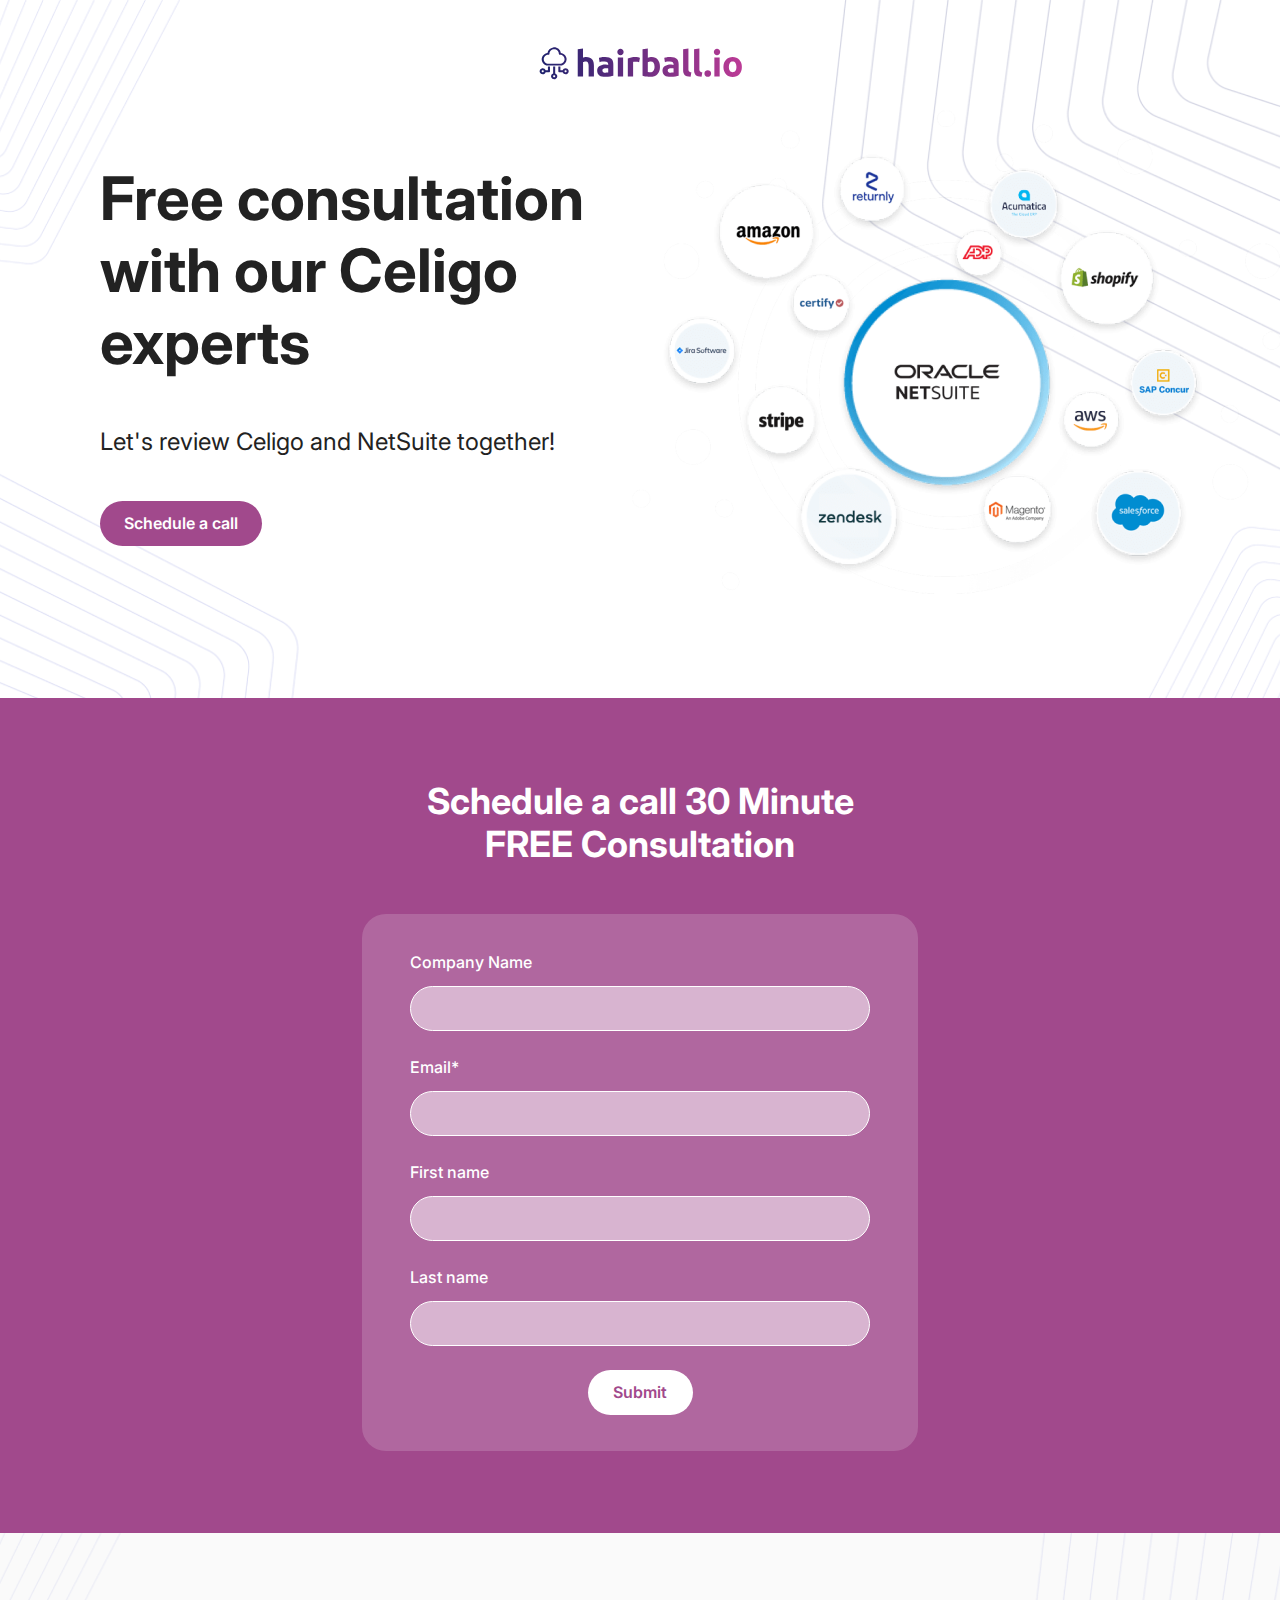
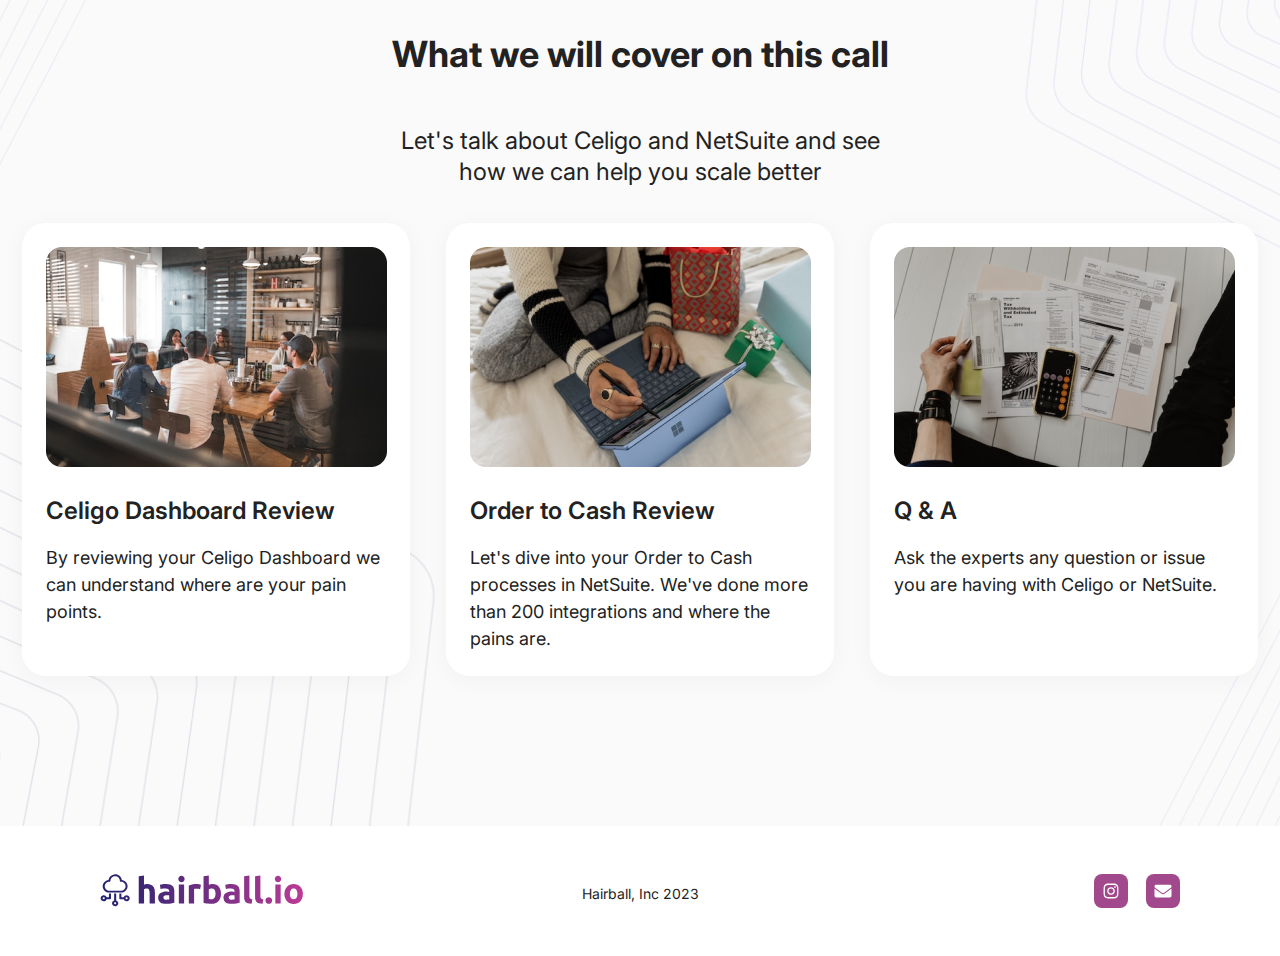
<file: index.html>
<!DOCTYPE html>
<html lang="en">
<head>
    <meta charset="UTF-8">
    <meta name="viewport" content="width=device-width, initial-scale=1">
    <title>hairball</title>
    <link rel="stylesheet" href="assets/css/style.css">
</head>
<body>
    <section class="first">
        <div class="logo">
            <img src="assets/imgs/logo.svg" alt="">
        </div>
        <div class="first__main">
           <div class="first__left">
            <h3>
                Free consultation with our Celigo experts
            </h3>
            <p>Let's review Celigo and NetSuite together!</p>
            <button>Schedule a call</button>
           </div>
           <div class="first__right">
               <img src="assets/imgs/companies.png" alt="">
           </div>
        </div>
    </section>
    <section class="form">
        <p>Schedule a call 30 Minute FREE Consultation</p>
        <form action="#">
            <label for="company_name">Company Name</label>
            <input type="text" id="company_name">
            <label for="email">Email*</label>
            <input type="email" id="email">
            <label for="name">First name</label>
            <input type="text" id="name">
            <label for="surname">Last name</label>
            <input type="text" id="surname">
            <input type="submit" value="Submit">
        </form>
    </section>
    <section class="tale">
        <p class="tale__header">What we will cover on this call</p>
        <p class="tale__text">
            Let's talk about Celigo and NetSuite and see how we can help you scale better
        </p>
        <div class="tale__panel">
            <div class="tale__elem">
                <img src="assets/imgs/photos/1.png" alt="">
                <p class="tale__elem-header">Celigo Dashboard Review</p>
                <p class="tale__elem-text">By reviewing your Celigo Dashboard we can understand where are your pain points.</p>
            </div>
            <div class="tale__elem">
                <img src="assets/imgs/photos/2.png" alt="">
                <p class="tale__elem-header">Order to Cash Review</p>
                <p class="tale__elem-text">Let's dive into your Order to Cash processes in NetSuite. We've done more than 200 integrations and where the pains are.</p>
            </div>
            <div class="tale__elem">
                <img src="assets/imgs/photos/3.png" alt="">
                <p class="tale__elem-header">Q & A</p>
                <p class="tale__elem-text">Ask the experts any question or issue you are having with Celigo or NetSuite.</p>
            </div>
        </div>
    </section>
    <footer>
        <img class="footer__logo" src="assets/imgs/logo.svg" alt="">
        <span>Hairball, Inc 2023</span>
        <div class="links">
            <a href="#"><img src="assets/imgs/inst.svg" alt=""></a>
            <a href="#"><img src="assets/imgs/mail.svg" alt=""></a>
        </div>
    </footer>
</body>
</html>
</file>
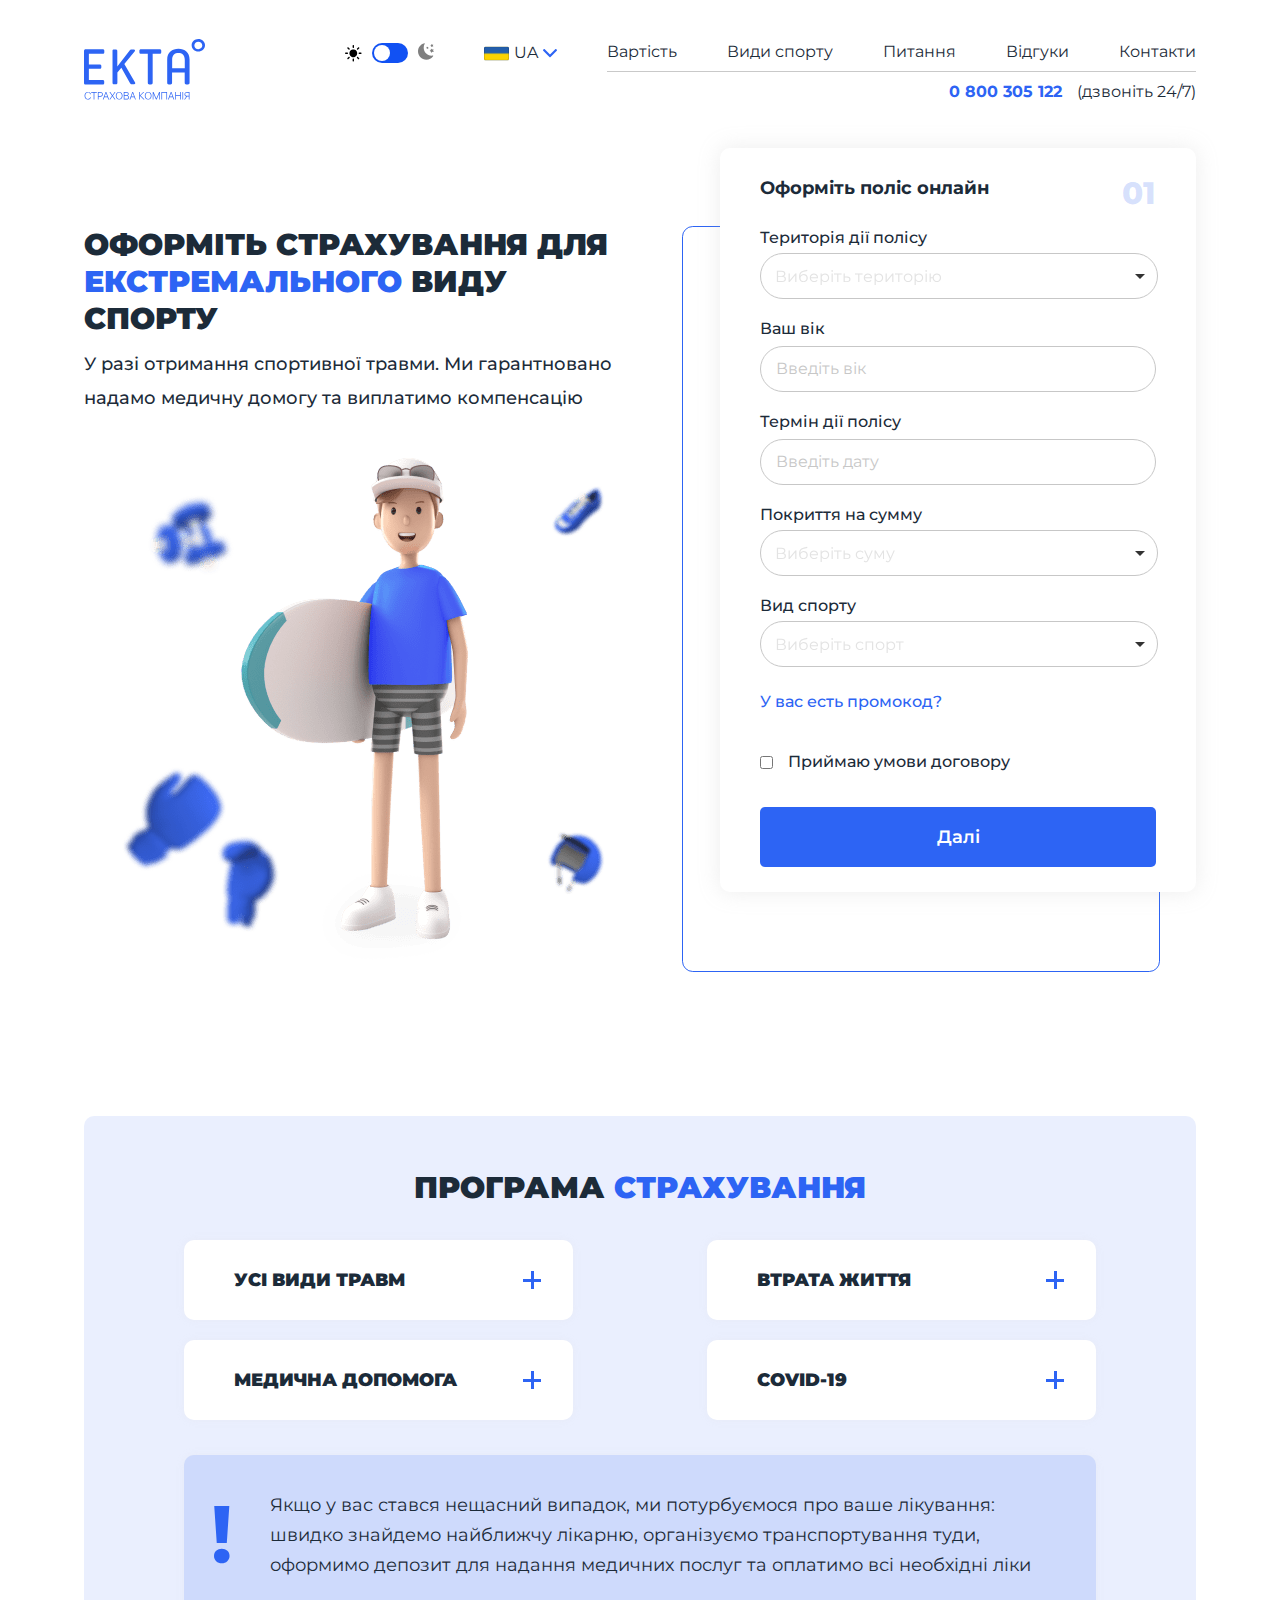
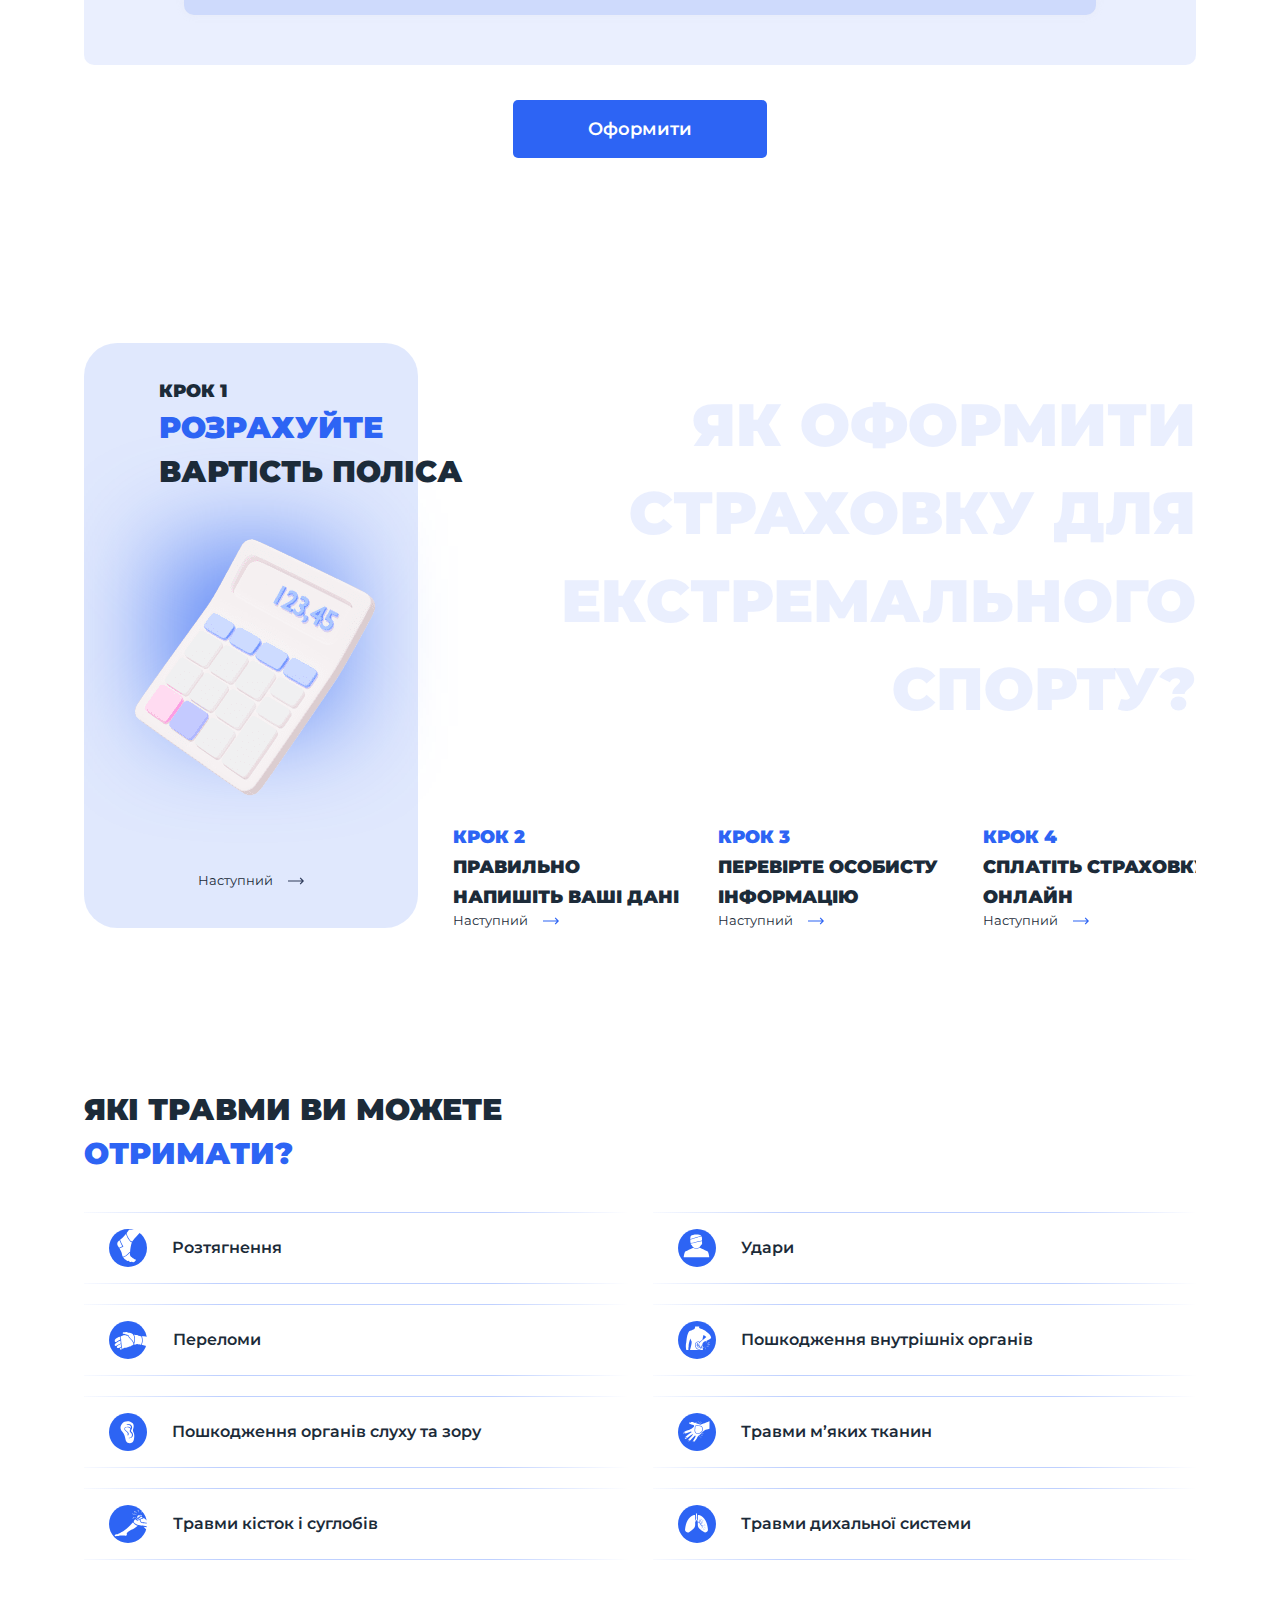
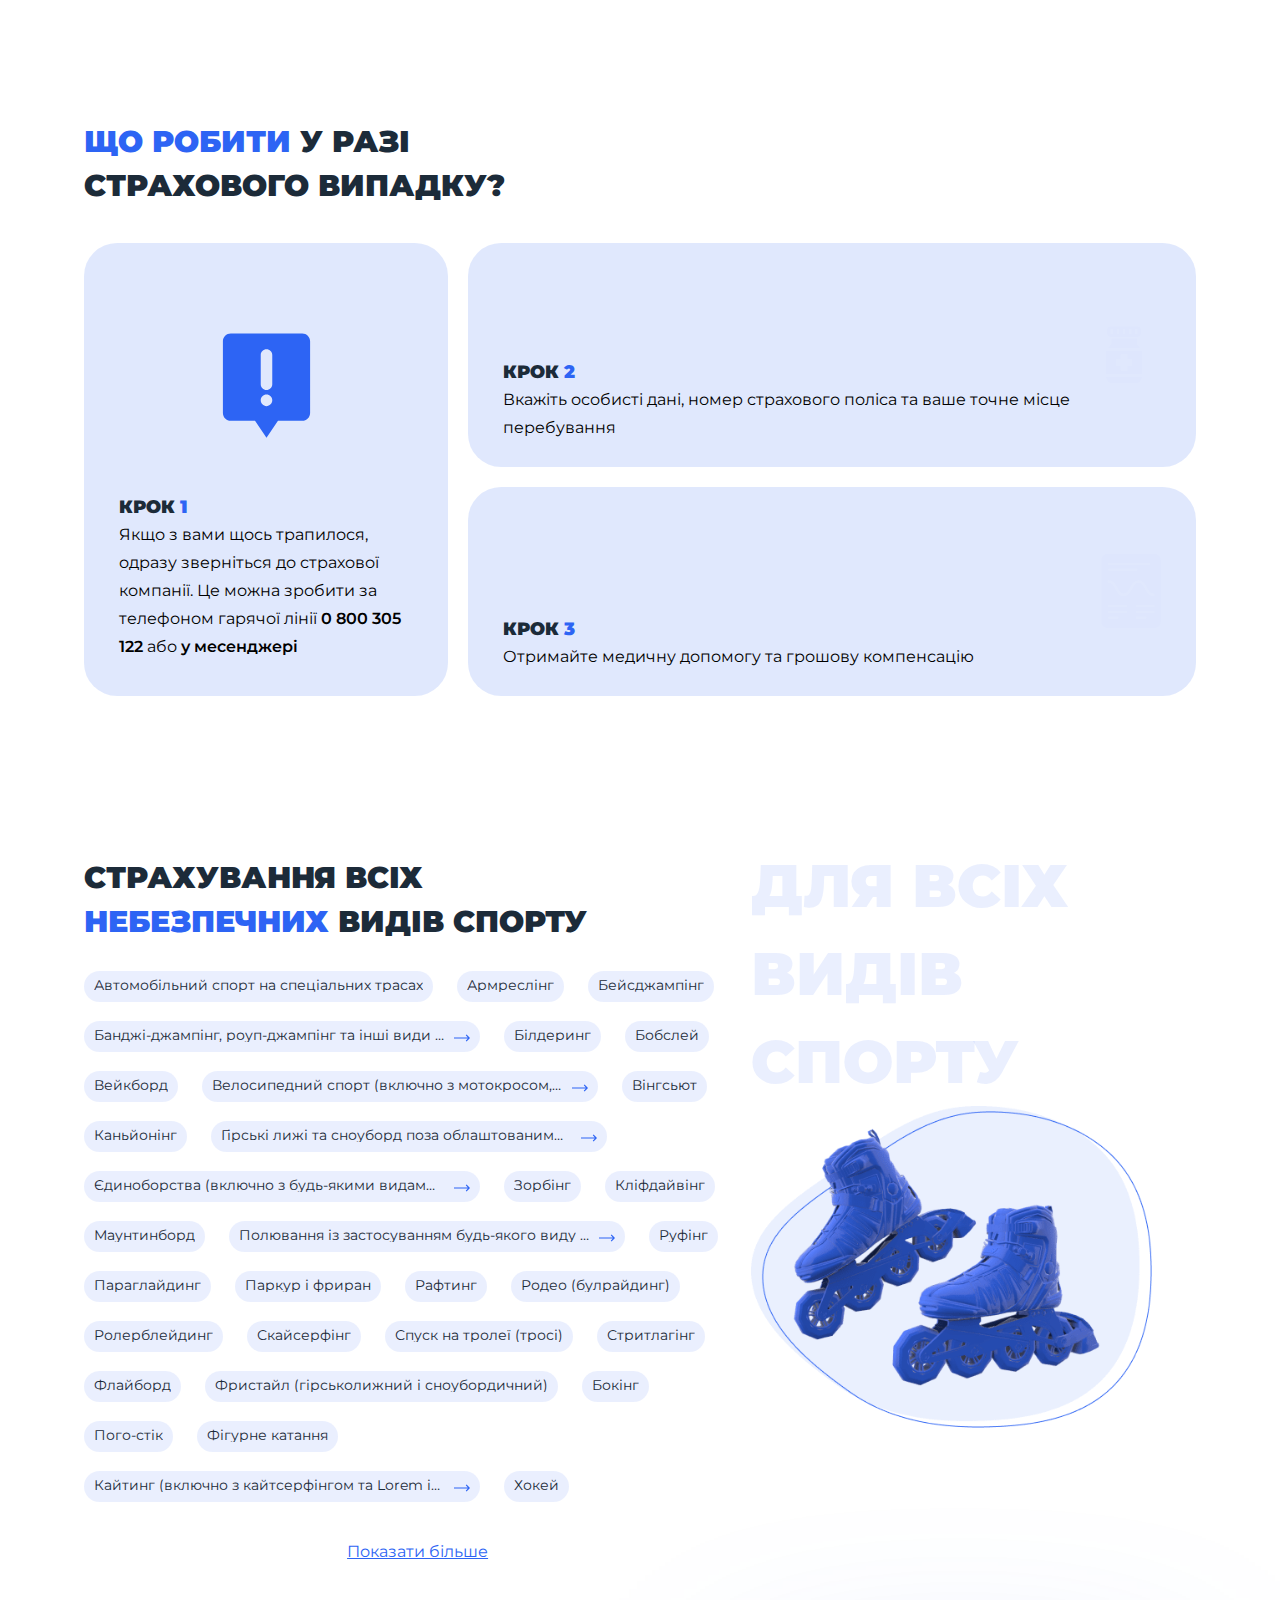
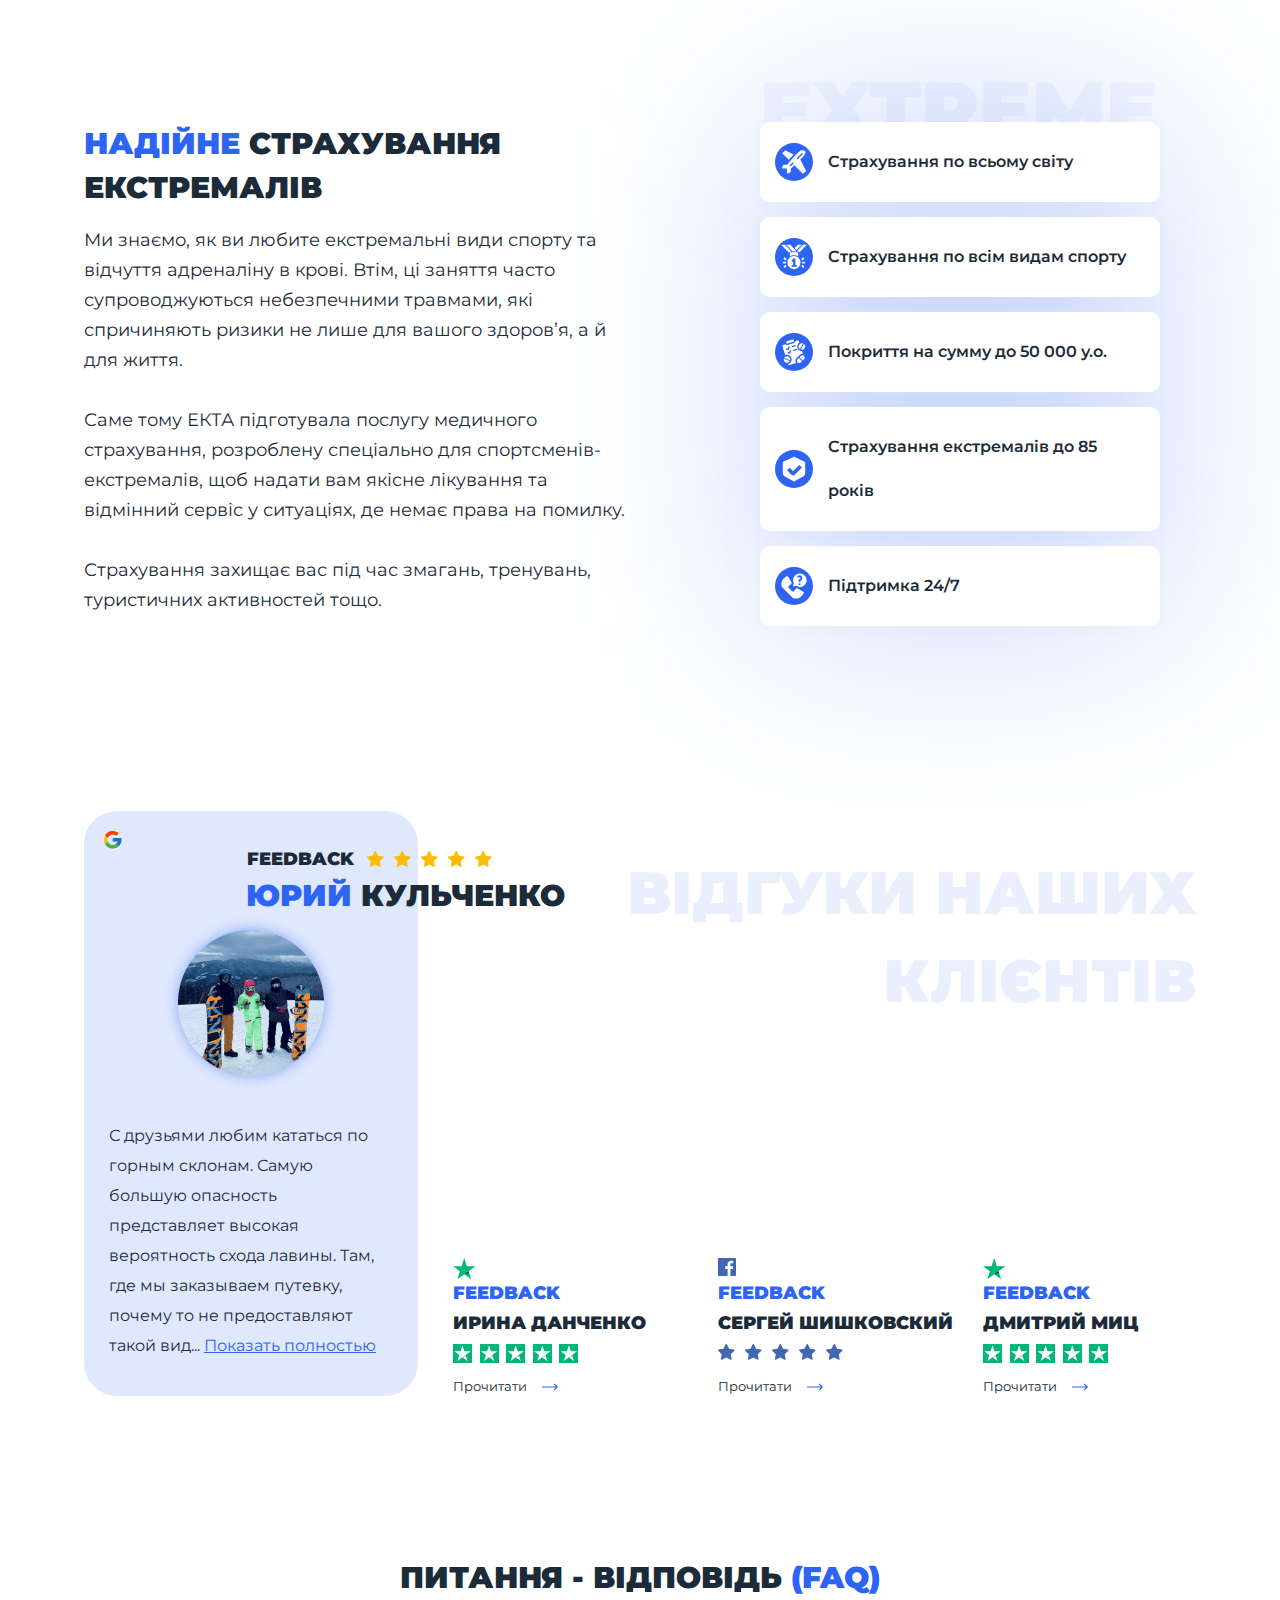
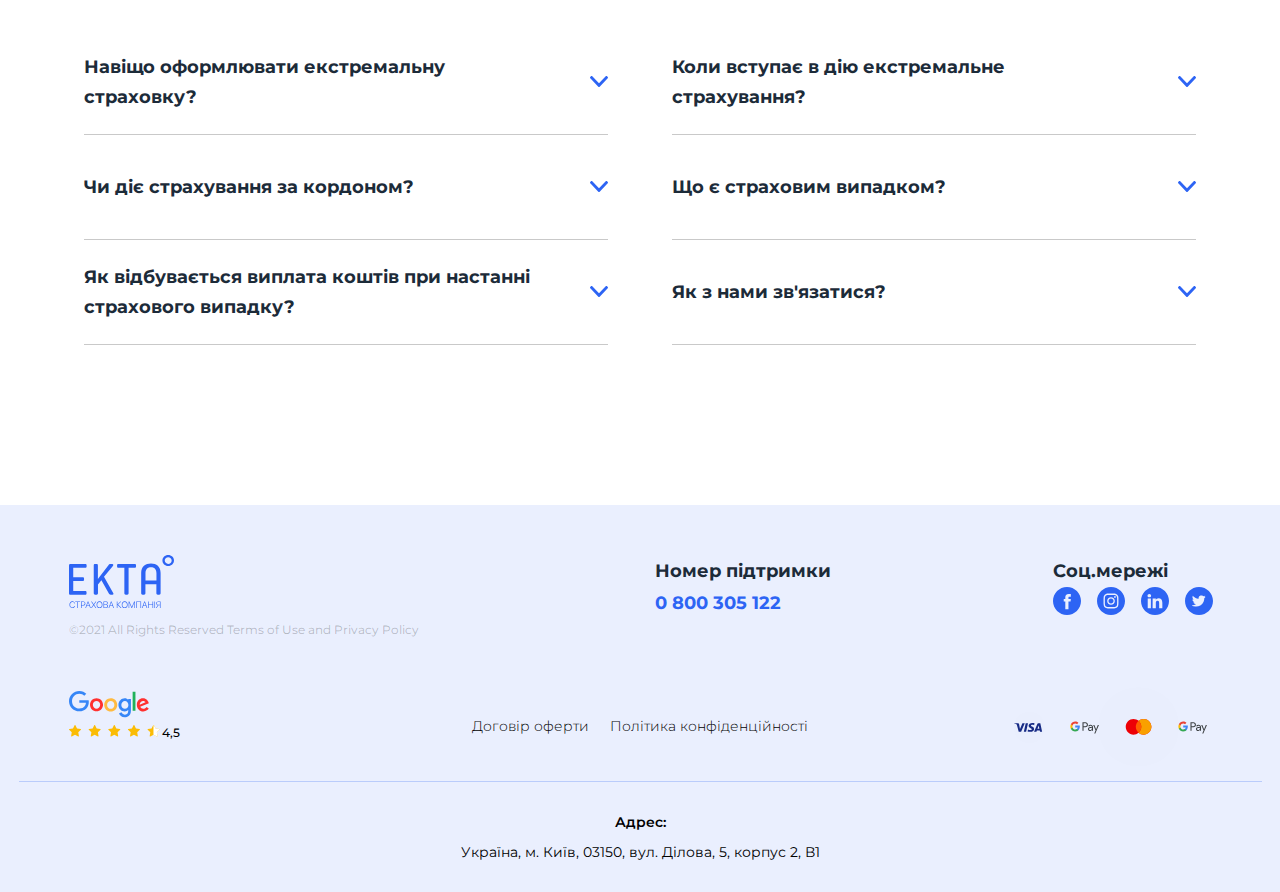
<file: EKTA/index.html>
<!DOCTYPE html>
<html lang="en">
<head>
    <meta charset="UTF-8">
    <title>EKTA</title>
    <link rel="stylesheet" href="assets/css/choices.min.css">
    <link rel="stylesheet" href="assets/css/air-datepicker.css">
    <link rel="stylesheet" href="assets/css/style.css">
    <link id="theme-selector" rel="stylesheet" href="assets/css/light.css">
    <meta name="viewport" content="width=device-width">
</head>
<body>
    <div class="content">
       <div class="wrapper">
        <header class='header' id="header">
            <img src="assets/imgs/logo.svg" alt="" class="header__logo">
            <div class="header__right">
                <div class="theme">
                   <svg width="21" class="sun" height="22" viewBox="0 0 21 22" fill="none" xmlns="http://www.w3.org/2000/svg">
<g clip-path="url(#clip0_199_1877)">
<path d="M10.3042 15.5838C10.4995 15.5838 10.6671 15.6536 10.807 15.7931C10.9352 15.921 11.0047 16.0722 11.0154 16.2466L11.0168 16.2947V17.8271C11.0168 18.022 10.9469 18.1905 10.807 18.3327C10.6671 18.4748 10.4995 18.5459 10.3042 18.5459C10.1142 18.5459 9.94922 18.4748 9.80934 18.3327C9.68111 18.2023 9.61165 18.0499 9.60097 17.8753L9.59951 17.8271V16.2947C9.59951 16.0998 9.66945 15.9327 9.80934 15.7931C9.94922 15.6536 10.1142 15.5838 10.3042 15.5838ZM14.5364 13.8302C14.7179 13.8302 14.8738 13.8855 15.0043 13.9961L15.0392 14.0277L16.1477 15.1256C16.2797 15.2573 16.3457 15.4218 16.3457 15.6193C16.3457 15.8168 16.2797 15.984 16.1477 16.1209C16.0105 16.2578 15.8429 16.3263 15.6449 16.3263C15.4635 16.3263 15.3098 16.271 15.1837 16.1604L15.1501 16.1288L14.0336 15.0308C13.9017 14.8939 13.8357 14.7267 13.8357 14.5292C13.8357 14.3318 13.9017 14.1646 14.0336 14.0277C14.1709 13.896 14.3385 13.8302 14.5364 13.8302ZM6.06806 13.8302C6.26865 13.8302 6.43757 13.8986 6.57481 14.0356C6.70678 14.1672 6.77277 14.3318 6.77277 14.5292C6.77277 14.7103 6.7151 14.8658 6.59978 14.996L6.5669 15.0308L5.46629 16.1209C5.32904 16.2578 5.16012 16.325 4.95953 16.3223C4.75894 16.3197 4.59266 16.2499 4.46069 16.113C4.32345 15.9761 4.25614 15.8089 4.25878 15.6114C4.2612 15.4304 4.31796 15.277 4.42905 15.1513L4.46069 15.1177L5.56922 14.0277C5.70119 13.896 5.86747 13.8302 6.06806 13.8302ZM10.3042 6.42084C10.8321 6.42084 11.3309 6.52221 11.8007 6.72496C12.2705 6.9277 12.6836 7.2068 13.0399 7.56226C13.3962 7.91772 13.6773 8.32979 13.8832 8.79846C14.089 9.26714 14.192 9.76742 14.192 10.2993C14.192 10.8312 14.089 11.3314 13.8832 11.8001C13.6773 12.2688 13.3962 12.6809 13.0399 13.0363C12.6836 13.3918 12.2705 13.6722 11.8007 13.8776C11.3309 14.083 10.8321 14.1856 10.3042 14.1856C9.77107 14.1856 9.27091 14.083 8.80375 13.8776C8.33658 13.6722 7.92352 13.3918 7.56457 13.0363C7.20562 12.6809 6.92453 12.2688 6.7213 11.8001C6.51807 11.3314 6.41645 10.8312 6.41645 10.2993C6.41645 9.76742 6.51807 9.26714 6.7213 8.79846C6.92453 8.32979 7.20562 7.91772 7.56457 7.56226C7.92352 7.2068 8.33658 6.9277 8.80375 6.72496C9.27091 6.52221 9.77107 6.42084 10.3042 6.42084ZM17.8422 9.59627C18.0322 9.59627 18.1972 9.66605 18.3371 9.8056C18.477 9.94515 18.5469 10.1097 18.5469 10.2993C18.5469 10.4941 18.477 10.6613 18.3371 10.8009C18.2089 10.9288 18.0596 10.9981 17.8892 11.0088L17.8422 11.0102H16.2982C16.1029 11.0102 15.9353 10.9404 15.7954 10.8009C15.6555 10.6613 15.5856 10.4941 15.5856 10.2993C15.5856 10.1097 15.6555 9.94515 15.7954 9.8056C15.9236 9.67768 16.0751 9.60839 16.2499 9.59773L16.2982 9.59627H17.8422ZM4.31817 9.59627C4.5082 9.59627 4.67316 9.66605 4.81305 9.8056C4.95293 9.94515 5.02288 10.1097 5.02288 10.2993C5.02288 10.4941 4.95293 10.6613 4.81305 10.8009C4.68482 10.9288 4.53552 10.9981 4.36515 11.0088L4.31817 11.0102H2.77415C2.57884 11.0102 2.41124 10.9404 2.27135 10.8009C2.13147 10.6613 2.06152 10.4941 2.06152 10.2993C2.06152 10.1097 2.13147 9.94515 2.27135 9.8056C2.39958 9.67768 2.5511 9.60839 2.7259 9.59773L2.77415 9.59627H4.31817ZM15.641 4.27624C15.8416 4.27361 16.0079 4.34075 16.1398 4.47767C16.2771 4.61458 16.3457 4.7831 16.3457 4.98321C16.3457 5.16664 16.2902 5.32353 16.1794 5.45386L16.1477 5.48875L15.0471 6.57882C14.9099 6.71574 14.741 6.7842 14.5404 6.7842C14.3398 6.7842 14.1709 6.71837 14.0336 6.58672C13.9017 6.44454 13.8357 6.27602 13.8357 6.08118C13.8357 5.90257 13.8911 5.7483 14.002 5.61837L14.0336 5.58354L15.1421 4.48557C15.2741 4.34865 15.4404 4.27887 15.641 4.27624ZM4.97933 4.28019C5.16562 4.28502 5.32197 4.34294 5.44839 4.45397L5.48212 4.48557L6.57481 5.58354C6.70678 5.71519 6.77277 5.88107 6.77277 6.08118C6.77277 6.28129 6.70414 6.4498 6.5669 6.58672C6.42965 6.71837 6.26205 6.7842 6.0641 6.7842C5.88264 6.7842 5.72891 6.72667 5.6029 6.61163L5.56922 6.57882L4.46861 5.48085C4.33664 5.3492 4.27066 5.18332 4.27066 4.98321C4.27066 4.79849 4.33138 4.6407 4.45282 4.50982L4.48445 4.47767C4.61114 4.34075 4.7761 4.27492 4.97933 4.28019ZM10.3042 2.06055C10.4995 2.06055 10.6671 2.13164 10.807 2.27382C10.9352 2.40416 11.0047 2.5544 11.0154 2.72456L11.0168 2.77146V4.31179C11.0168 4.50136 10.9469 4.66724 10.807 4.80943C10.6671 4.95161 10.4995 5.0227 10.3042 5.0227C10.1142 5.0227 9.94922 4.95161 9.80934 4.80943C9.68111 4.67909 9.61165 4.52885 9.60097 4.35869L9.59951 4.31179V2.77146C9.59951 2.58189 9.66945 2.41601 9.80934 2.27382C9.94922 2.13164 10.1142 2.06055 10.3042 2.06055Z" fill="black"/>
</g>
<defs>
<clipPath id="clip0_199_1877">
<rect width="20.6067" height="21.0189" fill="white"/>
</clipPath>
</defs>
</svg>
                    <div class="trigger" onclick="theme_change()">
                        <div class="trigger__inner">
                            
                        </div>
                    </div>
                    <svg class="moon" width="16" height="17" viewBox="0 0 16 17" fill="none" xmlns="http://www.w3.org/2000/svg">
<path d="M6.53164 0.160645C6.46091 0.160645 6.37954 0.171886 6.28782 0.195375C2.67294 1.12364 0 4.4132 0 8.33119C0 12.9703 3.74623 16.7311 8.36744 16.7311C11.1431 16.7311 13.602 15.3736 15.1239 13.2845C15.4244 12.8722 15.2809 12.606 14.8493 12.606C14.7923 12.606 14.7303 12.6106 14.6636 12.6201C14.3015 12.672 13.9316 12.699 13.5552 12.699C9.21128 12.699 5.68984 9.16386 5.68984 4.80317C5.68984 3.37069 6.07069 2.02779 6.73549 0.869757C6.97586 0.450922 6.89237 0.160645 6.53164 0.160645Z" fill="black" fill-opacity="0.5"/>
<path d="M12.0849 8.14608L12.9015 8.46673L13.0944 9.30641C13.1498 9.54705 13.2748 9.67265 13.4244 9.67265C13.5338 9.67265 13.6564 9.6055 13.7745 9.46713L14.3383 8.80641L15.2141 8.88619C15.2435 8.88887 15.2715 8.89016 15.2984 8.89016C15.669 8.89016 15.7972 8.64046 15.5806 8.30321L15.1125 7.57458L15.4608 6.78379C15.6057 6.45509 15.4864 6.23783 15.1945 6.23783C15.1383 6.23783 15.0757 6.24587 15.0073 6.26272L14.1543 6.47321L13.4936 5.90491C13.3727 5.80101 13.257 5.75122 13.1576 5.75122C12.9876 5.75122 12.8655 5.89699 12.8469 6.16596L12.7878 7.0248L12.0313 7.46391C11.6558 7.68169 11.6798 7.98715 12.0849 8.14608Z" fill="black" fill-opacity="0.5"/>
<path d="M14.9332 1.53319C14.8919 1.53319 14.8461 1.53905 14.796 1.55143L14.1703 1.70577L13.6859 1.28898C13.5972 1.21278 13.5123 1.17627 13.4395 1.17627C13.3147 1.17627 13.2252 1.28312 13.2116 1.48045L13.1683 2.11029L12.6134 2.43236C12.3382 2.59205 12.3558 2.81607 12.6528 2.93261L13.2517 3.16762L13.3932 3.78328C13.4338 3.95982 13.5254 4.05199 13.6353 4.05199C13.7155 4.05199 13.8053 4.00284 13.8919 3.90148L14.3054 3.41692L14.9475 3.47513C14.9692 3.47717 14.99 3.47807 15.0098 3.47807C15.2813 3.47807 15.3751 3.29489 15.2163 3.04776L14.873 2.51354L15.1285 1.93362C15.2347 1.69262 15.1472 1.53319 14.9332 1.53319Z" fill="black" fill-opacity="0.5"/>
<path d="M10.1623 3.95174C10.1286 3.95174 10.091 3.95659 10.0501 3.96666L9.53824 4.09292L9.14187 3.75183C9.06937 3.68954 9 3.65967 8.94038 3.65967C8.83833 3.65967 8.76498 3.7471 8.75389 3.90859L8.7184 4.42378L8.2644 4.68738C8.03917 4.8181 8.05365 5.00128 8.29657 5.09664L8.78663 5.289L8.90247 5.79272C8.93566 5.93721 9.01065 6.01253 9.10045 6.01253C9.16607 6.01253 9.23959 5.97232 9.31044 5.88934L9.64872 5.49286L10.1742 5.54073C10.1918 5.54239 10.2087 5.54316 10.2249 5.54316C10.4472 5.54316 10.524 5.39316 10.394 5.19096L10.1132 4.75389L10.3221 4.27941C10.4091 4.08206 10.3375 3.95174 10.1623 3.95174Z" fill="black" fill-opacity="0.5"/>
</svg>

                </div>
                <div class="language" onclick="language_more()">
                    <img class="language__flag" src="assets/imgs/flags/Ukraine.svg" alt="">
                    <span>UA</span>
                    <div class="language__other" id="language">
                        <img class="language__flag" src="assets/imgs/flags/russia.svg" alt="">
                        <span>RU</span>
                        <img class="language__flag" src="assets/imgs/flags/England.svg" alt="">
                        <span>EN</span>
                    </div>    
                    <img id="language_button" class="language__arrow" src="assets/imgs/down_arrow.svg" alt="">
                </div>
                   <div class="header__navigation-links">
                    <nav class="navigation">
                        <a href="#form" class="navigation__elem">Вартість</a>
                        <a href="#sports" class="navigation__elem">Види спорту</a>
                        <a href="#faq" class="navigation__elem">Питання</a>
                        <a href="#recomends" class="navigation__elem">Відгуки</a>
                        <a href="#footer" class="navigation__elem navigation__elem_last">Контакти</a>
                    </nav>
                    <div class="tel header__tel">
                        <a href="tel:+380800305122">0 800 305 122</a>
                        <span>(дзвоніть 24/7)</span>
                    </div>
                </div>
            </div>
            <div class="burger" id="mobile-header" onclick="header_open()">
                
            </div>
            <div class="shadow" onclick="header_open()"></div>
        </header>
        <main>
            <section class="main-form" id="form">
                <div class="main-form__left"><h2>Оформіть страхування для <span>екстремального</span> виду спорту</h2>
                <p class="main-form__text">
                    У разі отримання спортивної травми. Ми гарантновано надамо медичну домогу та виплатимо компенсацію
                </p>
               <div class="main-photo-outer">
               <div class="main-photo main-photo_first">
                <img src="assets/imgs/anim_form0.png" alt="" width="528px" height="550px"></div>
                      <div class="main-photo">
                       <img src="assets/imgs/anim_form1.png" alt="" width="457px" height="454px"></div>
                          <div class="main-photo">
                           <img src="assets/imgs/anim_form2.png" class="main-photo_last-photo" width="544x" height="191px" alt="">
                          <span>Страхування для спортсменів</span>
                   </div></div></div>
                       <div class="main-form__right">
                        <form action="#" class="main-form__form">
                        <div class="main-form__border"></div>
                        <div class="first-form all-forms active-form">
                        <span class="form-number">01</span>
                        <span class="first-form__header">Оформіть поліс онлайн</span>
                        <span class="first-form__discr">Територія дії полісу</span>
                        <select name="countrySelect" class="main-form__country main-form__select">
                           <option value="">Виберіть територію</option>
                            <option value="ukraine">Україна</option>
                            <option value="europe">Європа</option>
                            <option value="world">Весь світ</option>
                        </select>
                        <span class="first-form__discr">Ваш вік</span>
                        <input type="text" name="age" placeholder="Введіть вік">
                        <span class="first-form__discr">Термін дії полісу</span>
                        <input type="text" name="timeRange" placeholder="Введіть дату" id="datepicker">
                        <span class="first-form__discr">Покриття на сумму</span>
                        <select name="costSelect" class="main-form__cost main-form__select">
                           <option value="">Виберіть суму</option>
                            <option value="50000">50 000 USD</option>
                            <option value="100000">100 000 USD</option>
                            <option value="200000">200 000 USD</option>
                            <option value="1000000">1 000 000 USD</option>
                        </select>
                        <span class="first-form__discr">Вид спорту</span>
                        <select name="sportSelect" class="main-form__sport main-form__select">
                           <option value="">Виберіть спорт</option>
                            <option value="1">Автомобільний спорт на спеціальних трасах</option>
                            <option value="2">Армреслінг</option>
                            <option value="3">Банджі-джампінг, роуп-джампінг та інші види тарзанок</option>
                            <option value="4">Бейсджампінг</option>
                            <option value="5">Білдеринг</option>
                            <option value="6">Бобслей</option>
                            <option value="7">Вейкборд</option>
                            <option value="8">Велосипедний спорт (включно з мотокросом, шосейним, bmx, треком, маунтинбайком, тріалом)</option>
                            <option value="9">Вінгсьют</option>
                            <option value="10">Каньйонінг</option>
                            <option value="11">Гірські лижі та сноуборд поза облаштованими або маркованими трасами (включно з фрирайдом та хелі-скі)</option>
                            <option value="12">Єдиноборства (включно з будь-якими видами боксу та боротьби)</option>
                            <option value="13">Зорбінг</option>
                            <option value="14">Кліфдайвінг</option>
                            <option value="15">Маунтинборд</option>
                            <option value="16">Полювання із застосуванням будь-якого виду зброї</option>
                            <option value="17">Параглайдинг</option>
                            <option value="18">Паркур і фриран</option>
                            <option value="19">Рафтинг</option>
                            <option value="20">Родео (булрайдинг)</option>
                            <option value="21">Ролерблейдинг</option>
                            <option value="22">Руфінг</option>
                            <option value="23">Скайсерфінг</option>
                            <option value="24">Спуск на тролеї (тросі)</option>
                            <option value="25">Стритлагінг</option>
                            <option value="26">Флайборд</option>
                            <option value="27">Фристайл (гірськолижний і сноубордичний)</option>
                            <option value="28">Бокінг</option>
                            <option value="29">Пого-стік
</option>
                            <option value="30">Фігурне катання</option>
                            <option value="31">Кайтинг (включно з кайтсерфінгом та сноукайтингом)</option>
                            <option value="32">Хокей</option>
                            <option value="33">Крикет</option>
                            <option value="34">Фрісбі </option>
                            <option value="35">Картінг</option>
                            <option value="36">Фехтування </option>
                            <option value="37">Тріатлон </option>
                            <option value="38">Серфінг</option>
                            <option value="39">Лонгборд, скейтбординг</option>
                            <option value="40">Джип-сафарі</option>
                            <option value="41">Дігерство</option>
                            <option value="42">Трекінг</option>
                            <option value="43">Пейнтбол</option>
                            <option value="44">Спортивні та бальні танці</option>
                            <option value="45">Важка атлетика </option>
                        </select>
                        <button id="first-form__code" onclick="promo_add()" type="button"><span>У вас есть промокод?</span></button>
                        <input type="text" name="promocode" placeholder="Ввести промокод" id="first-form__promo">
                        <div class="price-outer">
                            <p class="price__header">Вартість полісу</p>
                            <p class="price__price">253,24 <span>грн</span></p>
                        </div>
                        <div class="main-form-checkbox-outer">
                        <input type="checkbox" name="agree">
                        <span>Приймаю умови договору</span>
                        </div>
                        </div>
<!--                        next form-->
                       <div class="second-form all-forms">
                       <span class="form-number">02</span>
                        <span class="first-form__header">Особиста інформація</span>
                        <p class="second-form__customer">Покупець:</p>
                        <p class="second-form__passport">Введіть прізвище та ім'я латинкою, як у закордонному паспорті</p>
                        <span class="first-form__discr">Ім'я</span>
                        <input type="text" name="name" placeholder="Введіть ім’я">
                        <span class="first-form__discr">Прізвище</span>
                        <input type="text" name="surname" placeholder="Введіть прізвище">
                        <span class="first-form__discr">Номер телефону</span>
                        <input type="text" name="number" placeholder="Введіть номер телефону">
                        <span class="first-form__discr">Email </span>
                        <input type="email" name="email" placeholder="Введіть E-mail">
                        <span class="first-form__discr">Паспорт </span>
                        <input type="text" name="passport" placeholder="Введіть паспорт">
                        <span class="first-form__discr">Дата народження</span>
                        <input type="text" name="birthday" placeholder="Введіть дату народження">
                        <div class="second-form__more-people-outer">
                            <div class="second-form__more-people-wrapper">
                                <button type="button" class="second-form__more-people"><span>+Додати учасника</span>
                                <img src="assets/imgs/close.svg" alt="#" class="second-form__more-people-img">
                                </button>
                            </div>
                        </div>
                        </div>
<!--                        next form-->
                       <div class="third-form all-forms">
                       <span class="form-number">03</span>
                        <span class="first-form__header">Перевірка особистої інформації </span>
                        <span class="first-form__discr">Ім'я</span>
                        <input type="text" name="nameCheck" placeholder="Введіть ім’я">
                        <span class="first-form__discr">Прізвище</span>
                        <input type="text" name="surnameCheck" placeholder="Введіть прізвище">
                        <span class="first-form__discr">Номер телефону</span>
                        <input type="text" name="numberCheck" placeholder="Введіть номер телефону">
                        <span class="first-form__discr">Email </span>
                        <input type="email" name="emailCheck" placeholder="Введіть E-mail">
                        <span class="first-form__discr">Паспорт </span>
                        <input type="text" name="passportCheck" placeholder="Введіть паспорт">
                        <span class="first-form__discr">Дата народження</span>
                        <input type="text" name="birthdayCheck" placeholder="Введіть дату народження">
                        </div>
<!--                        next form-->
                       <div class="last-form all-forms">
                         <span class="form-number">04</span>
                          <p class="last-form__header">Введіть дані вашої банківської картки</p>
                           <div class="last-form__outer">
                           <input type="text" name="cardNumber" class="last-form__number" placeholder="Введіть номер картки">
                           <input type="text" name="cardTerm" placeholder="MM/YY" class="last-form__term">
                           <input type="password" name="cardCVV" placeholder="CVV" class="last-form__svv">
                           </div>
                           <div class="last-form__pay-outer">
                           <button><img src="assets/imgs/apple_pay.svg" alt=""></button>
                           <button><img src="assets/imgs/google_pay.svg" alt=""></button>
                           </div>
                       </div>
                        <button onclick="form_next()" class="main-form__next" type="button" >
                            Далі
                        </button>
                        <button onclick="form_prev()" class="main-form__prev" type="button">Назад
                        </button></form>
                        </div>
            </section>
            <section class="programm">
               <div class="programm__wrapper">
                   
                <h2>Програма <span>страхування</span></h2>
                <div class="programm__conteiner">
                  <div class="programm__elem-wrapper">
                   <div class="programm__elem-outer">
                   <div class="programm__elem" onclick="plus_click(0)"><span>Усі види травм</span><div class="plus programm__plus"></div></div><div class="programm__other programm_other_index">
                       <ul>
                           <li>розтягнення</li>
                           <li>удари</li>
                           <li>переломи</li>
                           <li>пошкодження внутрішніх органів</li>
                           <li>пошкодження органів слуху/зору</li>
                           <li>травми м’яких тканин</li>
                           <li>травми кісток і суглобів</li>
                           <li>травми дихальної системи</li>
                       </ul>
                   </div></div></div>
                    <div class="programm__elem-wrapper"><div class="programm__elem-outer">
                    <div class="programm__elem" onclick="plus_click(1)"><span>Втрата життя</span><div class="plus programm__plus"></div></div><div class="programm__other programm_other_index">
                        <ul>
                           <li>репатріація тіла на батьківщину</li>
                           <li>поховання на місці</li>
                       </ul>
                    </div></div></div>
                    <div class="programm__elem-wrapper"><div class="programm__elem-outer"><div class="programm__elem" onclick="plus_click(2)"><span>Медична допомога</span><div class="plus programm__plus"></div></div><div class="programm__other programm_other_index">
                        <ul>
                           <li>лікування внаслідок травми</li>
                           <li>виклик лікаря</li>
                           <li>виклик швидкої допомоги</li>
                           <li>медико-транспортні послуги</li>
                           <li>медична евакуація</li>
                       </ul>
                       </div></div></div>
                    <div class="programm__elem-wrapper"><div class="programm__elem-outer">
                   <div class="programm__elem" onclick="plus_click(3)"><span>COVID-19</span><div class="plus programm__plus"></div></div><div class="programm__other programm_other_index">
                        <ul>
                           <li>покриття діагностування COVID</li>
                           <li>покриття лікування COVID</li>
                           <li>медикаментозне забезпечення</li>
                           <li>амбулаторне лікування</li>
                           <li>стаціонарне лікування</li>
                       </ul>
                    </div></div>
                </div></div>
                <div class="programm__atantion">
                    <svg width="16" height="58" viewBox="0 0 16 58" fill="none" xmlns="http://www.w3.org/2000/svg">
<path d="M0.243 0H15.309L12.798 37.017H2.754L0.243 0ZM7.776 57.348C5.562 57.348 3.699 56.646 2.187 55.242C0.729 53.784 0 52.029 0 49.977C0 47.925 0.729 46.224 2.187 44.874C3.645 43.47 5.508 42.768 7.776 42.768C10.044 42.768 11.907 43.47 13.365 44.874C14.823 46.224 15.552 47.925 15.552 49.977C15.552 52.029 14.796 53.784 13.284 55.242C11.826 56.646 9.99 57.348 7.776 57.348Z" fill="#2D64F4"/>
</svg>

                    <p>Якщо у вас стався нещасний випадок, ми потурбуємося про ваше лікування: швидко знайдемо найближчу лікарню, організуємо транспортування туди, оформимо депозит для надання медичних послуг та оплатимо всі необхідні ліки</p>
                </div></div><div class="programm__order-outer">
                <a class="programm__order" href="#form">
               <span>Оформити</span></a></div>
            </section>
            <section class="step-slider">
            <p class="slider-header">Як оформити страховку для <span>екстремального</span> спорту?</p>
                <div class="slider">
                    <div class="slider__elem_visible slider__elem slider__elem_active">
                          <div class="slider__text-outer">
                               <p class="slider__text1">крок 1
                               </p>
                               <p class="slider__text2">Розрахуйте</p>
                               <p class="slider__text3">вартість поліса</p></div>
                        <div class="slider__img-outer">
                            <img src="assets/imgs/steps/1.png" alt="" width="255px" height="265px">
                        </div>
                        <div class="slider__next-button">
                            <button onclick="slider_next_step(0)"><span>Наступний<svg width="16" height="8" viewBox="0 0 16 8" fill="none" xmlns="http://www.w3.org/2000/svg">
<path d="M12.5714 7.62077L16 4.00008L12.5714 0.379395L11.7634 1.23267L13.8126 3.39664L0 3.39664L0 4.60353L13.8126 4.60353L11.7634 6.7675L12.5714 7.62077Z" fill="#2D64F4"/>
</svg>
</span></button>
                        </div>
                    </div>
                    <div class="slider__elem_visible slider__elem"><div class="slider__text-outer">
                       <p class="slider__text1">крок 2
                       </p>
                       <p class="slider__text2">Правильно </p>
                       <p class="slider__text3">напишіть Ваші дані</p></div>
                        <div class="slider__img-outer">
                            <img src="assets/imgs/steps/2.png" alt="" width="255px" height="265px">
                        </div>
                        <div class="slider__next-button">
                            <button onclick="slider_next_step(0)"><span>Наступний<svg width="16" height="8" viewBox="0 0 16 8" fill="none" xmlns="http://www.w3.org/2000/svg">
<path d="M12.5714 7.62077L16 4.00008L12.5714 0.379395L11.7634 1.23267L13.8126 3.39664L0 3.39664L0 4.60353L13.8126 4.60353L11.7634 6.7675L12.5714 7.62077Z" fill="#2D64F4"/>
</svg>
</span></button>
                        </div></div>
                    <div class="slider__elem_visible slider__elem"><div class="slider__text-outer">
                               <p class="slider__text1">крок 3
                               </p>
                               <p class="slider__text2">Перевірте особисту</p>
                               <p class="slider__text3">інформацію</p></div>
                        <div class="slider__img-outer">
                            <img src="assets/imgs/steps/3.png" alt="" width="193px" height="169px">
                        </div>
                        <div class="slider__next-button">
                            <button onclick="slider_next_step(0)"><span>Наступний<svg width="16" height="8" viewBox="0 0 16 8" fill="none" xmlns="http://www.w3.org/2000/svg">
<path d="M12.5714 7.62077L16 4.00008L12.5714 0.379395L11.7634 1.23267L13.8126 3.39664L0 3.39664L0 4.60353L13.8126 4.60353L11.7634 6.7675L12.5714 7.62077Z" fill="#2D64F4"/>
</svg>
</span></button>
                        </div></div>
                    <div class="slider__elem_visible slider__elem"><div class="slider__text-outer">
                               <p class="slider__text1">крок 4
                               </p>
                               <p class="slider__text2">Сплатіть страховку </p>
                               <p class="slider__text3">онлайн</p></div>
                        <div class="slider__img-outer">
                            <img src="assets/imgs/steps/4.png" alt="" width="230px" height="195px">
                        </div>
                        <div class="slider__next-button">
                            <button onclick="slider_next_step(0)"><span>Наступний<svg width="16" height="8" viewBox="0 0 16 8" fill="none" xmlns="http://www.w3.org/2000/svg">
<path d="M12.5714 7.62077L16 4.00008L12.5714 0.379395L11.7634 1.23267L13.8126 3.39664L0 3.39664L0 4.60353L13.8126 4.60353L11.7634 6.7675L12.5714 7.62077Z" fill="#2D64F4"/>
</svg>
</span></button>
                        </div></div>
                    <div class="slider__elem"><div class="slider__text-outer">
                               <p class="slider__text1">крок 5
                               </p>
                               <p class="slider__text2">Розрахуйте</p>
                               <p class="slider__text3">вартість поліса</p></div>
                        <div class="slider__img-outer">
                            <img src="assets/imgs/steps/5.png" alt="" width="205px" height="105px">
                        </div>
                        <div class="slider__next-button">
                            <button onclick="slider_next_step(0)"><span>Наступний<svg width="16" height="8" viewBox="0 0 16 8" fill="none" xmlns="http://www.w3.org/2000/svg">
<path d="M12.5714 7.62077L16 4.00008L12.5714 0.379395L11.7634 1.23267L13.8126 3.39664L0 3.39664L0 4.60353L13.8126 4.60353L11.7634 6.7675L12.5714 7.62077Z" fill="#2D64F4"/>
</svg>
</span></button>
                        </div></div>
                </div>
                <div class="slider-hand">
                <img class="slider-hand__img" src="assets/imgs/slide.svg" alt=""></div>
            </section>         
            <section class="traumas" id="traumas">
                <h2>Які травми ви можете <span>отримати?</span></h2>
                <div class="traumas__outer">
                    <div class="traumas__elem"><img src="assets/imgs/traumas/1.svg" alt=""><span>Розтягнення</span></div>
                    <div class="traumas__elem"><img src="assets/imgs/traumas/5.svg" alt=""><span>Удари</span></div>
                    <div class="traumas__elem"><img src="assets/imgs/traumas/2.svg" alt=""><span>Переломи</span></div>
                    <div class="traumas__elem"><img src="assets/imgs/traumas/6.svg" alt=""><span>Пошкодження внутрішніх органів</span></div>
                    <div class="traumas__elem"><img src="assets/imgs/traumas/3.svg" alt=""><span>Пошкодження органів слуху та зору </span></div>
                    <div class="traumas__elem"><img src="assets/imgs/traumas/7.svg" alt=""><span>Травми м’яких тканин</span></div>
                    <div class="traumas__elem"><img src="assets/imgs/traumas/4.svg" alt=""><span>Травми кісток і суглобів</span></div>
                    <div class="traumas__elem"><img src="assets/imgs/traumas/8.svg" alt=""><span>Травми дихальної системи</span></div>
                </div>
            </section>
            <section class="what-doing">
                <h2><span>Що робити</span> у разі страхового випадку?</h2>
                <div class="what-doing__main">
                    <div class="what_doing__elem what_doing__elem_first"><div class="what_doing__elem_first-img-outer"><img src="assets/imgs/what_doing/1.svg" alt=""></div><p class="what_doing__elem-header">крок <span>1</span></p><p class="what_doing__elem-text">Якщо з вами щось трапилося, одразу зверніться до страхової компанії. 
                    Це можна зробити за телефоном гарячої лінії <span>0 800 305 122</span> або 
                    <span>у месенджері</span></p></div>
                    <div class="what_doing__elem what_doing__elem_second"><div class="what_doing__elem-outer"><p class="what_doing__elem-header">крок <span>2</span></p><p class="what_doing__elem-text">Вкажіть особисті дані, номер страхового поліса та ваше точне місце перебування</p></div>
                    <svg class="what_doing__elem-img" width="87" height="88" viewBox="0 0 87 88" fill="none" xmlns="http://www.w3.org/2000/svg">
<g clip-path="url(#clip0_158_2321)">
<path d="M27.7494 22.6809H59.1674C61.4058 22.6809 63.2273 20.8649 63.2273 18.6237V14.6872C63.2273 12.4488 61.4058 10.63 59.1674 10.63H27.7494C25.5055 10.63 23.6895 12.446 23.6895 14.6872V18.6265C23.6895 20.8622 25.5055 22.6809 27.7494 22.6809ZM56.3721 13.4857H59.2744V19.8307H56.3721V13.4857ZM49.1876 13.4857H52.0926V19.8307H49.1876V13.4857ZM42.0086 13.4857H44.9137V19.8307H42.0086V13.4857ZM34.8269 13.4857H37.7265V19.8307H34.8269V13.4857ZM27.6424 13.4857H30.5475V19.8307H27.6424V13.4857Z" fill="#2D64F4" fill-opacity="0.1"/>
<path d="M28.5416 24.7109V31.0697L24.6572 35.9608H62.2639L58.3768 31.0697V24.7109H28.5416Z" fill="#2D64F4" fill-opacity="0.1"/>
<path d="M30.0572 77.1527H56.8529C62.2104 77.1527 63.8974 73.0708 64.4296 69.5759H22.4805C23.0154 73.0708 24.7025 77.1527 30.0572 77.1527Z" fill="#2D64F4" fill-opacity="0.1"/>
<path d="M22.2373 39.0112V66.5339H64.6775V39.0112H22.2373ZM53.049 56.8832H47.5708V62.3642H39.3494V56.8832H33.8685V48.6591H39.3494V43.1782H47.5708V48.6591H53.049V56.8832Z" fill="#2D64F4" fill-opacity="0.1"/>
</g>
<defs>
<clipPath id="clip0_158_2321">
<rect width="86.9136" height="88" fill="white"/>
</clipPath>
</defs>
</svg></div>
                    <div class="what_doing__elem what_doing__elem_second">
                    <div class="what_doing__elem-outer"><p class="what_doing__elem-header">крок <span>3</span></p><p class="what_doing__elem-text">Отримайте медичну допомогу та грошову компенсацію</p></div>
                    <svg width="60" height="74" viewBox="0 0 60 74" fill="none" class="what_doing__elem-img" xmlns="http://www.w3.org/2000/svg">
<path d="M53.6155 0.10376H30.3275H6.38346C3.02146 0.10376 0.397461 2.81225 0.397461 6.09527V67.8981C0.397461 71.2632 3.10346 73.8896 6.38346 73.8896H30.3275H53.6975C57.0595 73.8896 59.6835 71.1811 59.6835 67.8981V6.09527C59.6835 2.81225 56.9775 0.10376 53.6155 0.10376ZM8.26946 8.72168H47.7115C48.3675 8.72168 48.9415 9.29621 48.9415 9.95282C48.9415 10.6094 48.3675 11.1839 47.7115 11.1839H8.26946C7.61346 11.1839 7.03946 10.6094 7.03946 9.95282C7.12146 9.29621 7.61346 8.72168 8.26946 8.72168ZM8.26946 14.467H35.3295C35.9855 14.467 36.5595 15.0415 36.5595 15.6981C36.5595 16.3547 35.9855 16.9292 35.3295 16.9292H8.26946C7.61346 16.9292 7.03946 16.3547 7.03946 15.6981C7.12146 15.0415 7.61346 14.467 8.26946 14.467ZM8.26946 56.6538H24.7515C25.4075 56.6538 25.9815 57.2283 25.9815 57.8849C25.9815 58.5415 25.4075 59.116 24.7515 59.116H8.26946C7.61346 59.116 7.03946 58.5415 7.03946 57.8849C7.12146 57.2283 7.61346 56.6538 8.26946 56.6538ZM8.26946 50.6622H24.7515C25.4075 50.6622 25.9815 51.2368 25.9815 51.8934C25.9815 52.55 25.4075 53.1245 24.7515 53.1245H8.26946C7.61346 53.1245 7.03946 52.55 7.03946 51.8934C7.12146 51.1547 7.61346 50.6622 8.26946 50.6622ZM8.26946 62.399H16.4695C17.1255 62.399 17.6995 62.9736 17.6995 63.6302C17.6995 64.2868 17.1255 64.8613 16.4695 64.8613H8.26946C7.61346 64.8613 7.03946 64.2868 7.03946 63.6302C7.12146 62.8915 7.61346 62.399 8.26946 62.399ZM35.9855 56.6538H52.4675C53.1235 56.6538 53.6975 57.2283 53.6975 57.8849C53.6975 58.5415 53.1235 59.116 52.4675 59.116H35.9855C35.3295 59.116 34.7555 58.5415 34.7555 57.8849C34.7555 57.2283 35.2475 56.6538 35.9855 56.6538ZM35.9855 50.6622H52.4675C53.1235 50.6622 53.6975 51.2368 53.6975 51.8934C53.6975 52.55 53.1235 53.1245 52.4675 53.1245H35.9855C35.3295 53.1245 34.7555 52.55 34.7555 51.8934C34.7555 51.1547 35.2475 50.6622 35.9855 50.6622ZM35.9855 62.399H44.1855C44.8415 62.399 45.4155 62.9736 45.4155 63.6302C45.4155 64.2868 44.8415 64.8613 44.1855 64.8613H35.9855C35.3295 64.8613 34.7555 64.2868 34.7555 63.6302C34.7555 62.8915 35.2475 62.399 35.9855 62.399ZM52.3855 42.2085C47.8755 42.2085 45.7435 38.2689 43.8575 34.8217C42.0535 31.6207 40.4955 28.8302 37.5435 28.8302C34.5915 28.8302 33.0335 31.6207 31.2295 34.8217C29.3435 38.2689 27.1295 42.2085 22.7015 42.2085C18.1915 42.2085 16.0595 38.2689 14.1735 34.8217C12.3695 31.6207 10.8115 28.8302 7.85946 28.8302C7.12146 28.8302 6.54746 28.2556 6.54746 27.517C6.54746 26.7783 7.12146 26.2038 7.85946 26.2038C12.3695 26.2038 14.5015 30.1434 16.3875 33.5905C18.1915 36.7915 19.7495 39.5821 22.7015 39.5821C25.6535 39.5821 27.2115 36.7915 29.0155 33.5905C30.9015 30.1434 33.1155 26.2038 37.5435 26.2038C41.9715 26.2038 44.1855 30.1434 46.0715 33.5905C47.8755 36.7915 49.4335 39.5821 52.3855 39.5821C53.1235 39.5821 53.6975 40.1566 53.6975 40.8953C53.6975 41.6339 53.1235 42.2085 52.3855 42.2085Z" fill="#2D64F4" fill-opacity="0.1"/>
</svg></div>
                </div>
            </section>
            <section class="sport" id="sports">
                <div class="sport__left">
                    <h2>Страхування всіх <span>небезпечних</span> видів спорту</h2>
                    <div class="sport__sports-outer">
                        <span class="sport__elem"><div class = "sport__name-outer">Автомобільний спорт на спеціальних трасах</div><img src="assets/imgs/sports_more.svg" alt="" onclick="sports_more(0)"></span>
                        <span class="sport__elem"><div class = "sport__name-outer">Армреслінг</div><img src="assets/imgs/sports_more.svg" alt="" onclick="sports_more(1)"></span>
                        <span class="sport__elem"><div class = "sport__name-outer">Бейсджампінг</div><img src="assets/imgs/sports_more.svg" alt="" onclick="sports_more(2)"></span>
                        <span class="sport__elem"><div class = "sport__name-outer">Банджі-джампінг, роуп-джампінг та інші види тарзанок</div><img src="assets/imgs/sports_more.svg" alt="" onclick="sports_more(3)"></span>
                        <span class="sport__elem"><div class = "sport__name-outer">Білдеринг</div><img src="assets/imgs/sports_more.svg" alt="" onclick="sports_more(4)"></span>
                        <span class="sport__elem"><div class = "sport__name-outer">Бобслей</div><img src="assets/imgs/sports_more.svg" alt="" onclick="sports_more(5)"></span>
                        <span class="sport__elem"><div class = "sport__name-outer">Вейкборд</div><img src="assets/imgs/sports_more.svg" alt="" onclick="sports_more(6)"></span>
                        <span class="sport__elem"><div class = "sport__name-outer">Велосипедний спорт (включно з мотокросом, шосейним, bmx Lorem ipsum dolor sit amet.</div><img src="assets/imgs/sports_more.svg" alt="" onclick="sports_more(7)"></span>
                        <span class="sport__elem"><div class = "sport__name-outer">Вінгсьют</div><img src="assets/imgs/sports_more.svg" alt="" onclick="sports_more(8)"></span>
                        <span class="sport__elem"><div class = "sport__name-outer">Каньйонінг</div><img src="assets/imgs/sports_more.svg" alt="" onclick="sports_more(9)"></span>
                        <span class="sport__elem"><div class = "sport__name-outer">Гірські лижі та сноуборд поза облаштованими або Lorem ipsum dolor sit amet.</div><img src="assets/imgs/sports_more.svg" alt="" onclick="sports_more(10)"></span>
                        <span class="sport__elem"><div class = "sport__name-outer">Єдиноборства (включно з будь-якими видами Lorem ipsum dolor sit amet.</div><img src="assets/imgs/sports_more.svg" alt="" onclick="sports_more(11)"></span>
                    <span class="sport__elem"><div class = "sport__name-outer">Зорбінг</div><img src="assets/imgs/sports_more.svg" alt="" onclick="sports_more(12)"></span>
                <span class="sport__elem"><div class = "sport__name-outer">Кліфдайвінг</div><img src="assets/imgs/sports_more.svg" alt="" onclick="sports_more(13)"></span>
            <span class="sport__elem"><div class = "sport__name-outer">Маунтинборд</div><img src="assets/imgs/sports_more.svg" alt="" onclick="sports_more(14)"></span>
                            <span class="sport__elem"><div class = "sport__name-outer">Полювання із застосуванням будь-якого виду зброї Lorem ipsum dolor sit amet.</div><img src="assets/imgs/sports_more.svg" alt="" onclick="sports_more(15)"></span>
                            <span class="sport__elem"><div class = "sport__name-outer">Руфінг</div><img src="assets/imgs/sports_more.svg" alt="" onclick="sports_more(16)"></span>
                            <span class="sport__elem"><div class = "sport__name-outer">Параглайдинг</div><img src="assets/imgs/sports_more.svg" alt="" onclick="sports_more(17)"></span>
                            <span class="sport__elem"><div class = "sport__name-outer">Паркур і фриран</div><img src="assets/imgs/sports_more.svg" alt="" onclick="sports_more(18)"></span>
                            <span class="sport__elem"><div class = "sport__name-outer">Рафтинг</div><img src="assets/imgs/sports_more.svg" alt="" onclick="sports_more(19)"></span>
                            <span class="sport__elem"><div class = "sport__name-outer">Родео (булрайдинг)</div><img src="assets/imgs/sports_more.svg" alt="" onclick="sports_more(20)"></span>
                            <span class="sport__elem"><div class = "sport__name-outer">Ролерблейдинг</div><img src="assets/imgs/sports_more.svg" alt="" onclick="sports_more(21)"></span>
                            <span class="sport__elem"><div class = "sport__name-outer">Скайсерфінг</div><img src="assets/imgs/sports_more.svg" alt="" onclick="sports_more(22)"></span>
                            <span class="sport__elem"><div class = "sport__name-outer">Спуск на тролеї (тросі)</div><img src="assets/imgs/sports_more.svg" alt="" onclick="sports_more(23)"></span>
                            <span class="sport__elem"><div class = "sport__name-outer">Стритлагінг</div><img src="assets/imgs/sports_more.svg" alt="" onclick="sports_more(24)"></span>
                            <span class="sport__elem"><div class = "sport__name-outer">Флайборд</div><img src="assets/imgs/sports_more.svg" alt="" onclick="sports_more(25)"></span>
                            <span class="sport__elem"><div class = "sport__name-outer">Фристайл (гірськолижний і сноубордичний)</div><img src="assets/imgs/sports_more.svg" alt="" onclick="sports_more(26)"></span>
                            <span class="sport__elem"><div class = "sport__name-outer">Бокінг</div><img src="assets/imgs/sports_more.svg" alt="" onclick="sports_more(27)"></span>
                            <span class="sport__elem"><div class = "sport__name-outer">Пого-стік</div><img src="assets/imgs/sports_more.svg" alt="" onclick="sports_more(28)"></span>
                            <span class="sport__elem"><div class = "sport__name-outer">Фігурне катання</div><img src="assets/imgs/sports_more.svg" alt="" onclick="sports_more(29)"></span>
                        <span class="sport__elem"><div class = "sport__name-outer">Кайтинг (включно з кайтсерфінгом та Lorem ipsum dolor sit amet.</div><img src="assets/imgs/sports_more.svg" alt="" onclick="sports_more(30)"></span>
                        <span class="sport__elem"><div class = "sport__name-outer">Хокей</div><img src="assets/imgs/sports_more.svg" alt="" onclick="sports_more(31)"></span>
                        
                        <span class="sport__elem"><div class = "sport__name-outer">Крикет</div><img src="assets/imgs/sports_more.svg" alt="" onclick="sports_more(32)"></span>
                        <span class="sport__elem"><div class = "sport__name-outer">Фрісбі</div><img src="assets/imgs/sports_more.svg" alt="" onclick="sports_more(33)"></span>
                        <span class="sport__elem"><div class = "sport__name-outer">Картінг</div><img src="assets/imgs/sports_more.svg" alt="" onclick="sports_more(34)"></span>
                        <span class="sport__elem"><div class = "sport__name-outer">Фехтування </div><img src="assets/imgs/sports_more.svg" alt="" onclick="sports_more(35)"></span>
                        <span class="sport__elem"><div class = "sport__name-outer">Тріатлон</div><img src="assets/imgs/sports_more.svg" alt="" onclick="sports_more(36)"></span>
                        <span class="sport__elem"><div class = "sport__name-outer">Серфінг</div><img src="assets/imgs/sports_more.svg" alt="" onclick="sports_more(37)"></span>
                        <span class="sport__elem"><div class = "sport__name-outer">Лонгборд, скейтбординг</div><img src="assets/imgs/sports_more.svg" alt="" onclick="sports_more(38)"></span>
                        <span class="sport__elem"><div class = "sport__name-outer">Джип-сафарі</div><img src="assets/imgs/sports_more.svg" alt="" onclick="sports_more(39)"></span>
                        <span class="sport__elem"><div class = "sport__name-outer">Дігерство</div><img src="assets/imgs/sports_more.svg" alt="" onclick="sports_more(40)"></span>
                        <span class="sport__elem"><div class = "sport__name-outer">Трекінг</div><img src="assets/imgs/sports_more.svg" alt="" onclick="sports_more(41)"></span>
                        <span class="sport__elem"><div class = "sport__name-outer">Пейнтбол</div><img src="assets/imgs/sports_more.svg" alt="" onclick="sports_more(42)"></span>
                        <span class="sport__elem"><div class = "sport__name-outer">Спортивні та бальні танці</div><img src="assets/imgs/sports_more.svg" alt="" onclick="sports_more(43)"></span>
                        <span class="sport__elem"><div class = "sport__name-outer">Важка атлетика</div><img src="assets/imgs/sports_more.svg" alt="" onclick="sports_more(44)"></span><div class="sport__more-sports-outer">
                        <button class="sport__more-sports" onclick="sports_else()">Показати більше</button></div>
                    </div>
                </div>
                <div class="sport__right">
                   <p>Для всіх видів спорту</p>
                    <img src="assets/imgs/rollers.png" alt="" height="377px">
                </div>
            </section>
            <section class="extreme">
                <div class="extreme__left"><h2><span>Надійне</span> страхування екстремалів</h2><p>Ми знаємо, як ви любите екстремальні види спорту 
та відчуття адреналіну в крові. Втім, ці заняття часто супроводжуються небезпечними травмами, які спричиняють ризики не лише для вашого здоров’я, а й для життя.
<br><br>
Саме тому ЕКТА підготувала послугу медичного страхування, розроблену спеціально для спортсменів-екстремалів, щоб надати вам якісне лікування та відмінний сервіс у ситуаціях, де немає права на помилку.
<br><br>
Страхування захищає вас під час змагань, тренувань, туристичних активностей тощо. 
</p></div>
                <div class="extreme__right">
                    <div class="extreme__right-elem"><div class="extreme__right-img-outer"><img src="assets/imgs/extreme/1.svg" alt=""></div><span>Страхування по всьому світу</span></div>
                    <div class="extreme__right-elem"><div class="extreme__right-img-outer"><img src="assets/imgs/extreme/2.svg" alt=""></div><span>Страхування по всім видам спорту</span></div>
                    <div class="extreme__right-elem"><div class="extreme__right-img-outer"><img src="assets/imgs/extreme/3.svg" alt=""></div><span>Покриття на сумму до 50 000 у.о.</span></div>
                    <div class="extreme__right-elem"><div class="extreme__right-img-outer"><img src="assets/imgs/extreme/4.svg" alt=""></div><span>Страхування екстремалів до 85 років</span></div>
                    <div class="extreme__right-elem"><div class="extreme__right-img-outer"><img src="assets/imgs/extreme/5.svg" alt=""></div><span>Підтримка 24/7</span></div>
                    <div class="extreme__right-background"></div>
                    <p class="extreme__right-header">EXTREME</p>
                </div>
            </section>
            <section class="recomends" id="recomends">
               <p class="slider-header">Відгуки наших <span>клієнтів</span></p>
                <div class="slider">
                    <div class="slider__elem_visible slider__elem slider__elem_active" onclick="slider_next_step(1)">
                    <img src="assets/imgs/recomends/google.svg" alt="" class="recomends__icon">
                    <div class="recomends__rate"><span>FEEDBACK</span><img src="assets/imgs/recomends/yellow_stars.svg" alt=""></div>
                    <span class="recomends__name"><span>Юрий</span> Кульченко</span>
                    <div class="recomends__img-outer">
                    <img src="assets/imgs/recomends/1.png" width="178px" height="178px" alt=""></div>
                    <div class="recomends__text">
                        <p>С друзьями любим кататься по горным склонам. 
                        Самую большую опасность представляет высокая вероятность схода лавины. 
                        Там, где мы заказываем путевку, почему то не предоставляют такой вид... </p><a href="#">Показать полностью</a>
                    </div>
                    <button><span>Прочитати</span><img src="assets/imgs/sports_more.svg" alt=""></button>
                    </div>
                    <div class="slider__elem_visible slider__elem" onclick="slider_next_step(1)">
                        
                    <img src="assets/imgs/recomends/green_logo.svg" alt="" class="recomends__icon">
                    <div class="recomends__rate"><span>FEEDBACK</span><img src="assets/imgs/recomends/green_stars.svg" alt=""></div>
                    <span class="recomends__name"><span>Ирина</span> Данченко</span>
                    <div class="recomends__img-outer">
                    <img src="assets/imgs/recomends/2.png" width="178px" height="178px" alt=""></div>
                    <div class="recomends__text">
                        <p>Я катаюсь на лыжах каждый сезон.  Страховку всегда оформляю в ЕКТА. В компанию обращалась только один раз, когда сильно подвернула ногу. Оператор сразу же ответил. Понравилось, что можно общаться...</p> <a href="#">Показать полностью</a>
                    </div>
                    <button><span>Прочитати</span><img src="assets/imgs/sports_more.svg" alt=""></button>
                    </div>
                    <div class="slider__elem_visible slider__elem" onclick="slider_next_step(1)">
                        
                    <img src="assets/imgs/recomends/facebook.svg" alt="" class="recomends__icon">
                    <div class="recomends__rate"><span>FEEDBACK</span><img src="assets/imgs/recomends/blue_stars.svg" alt=""></div>
                    <span class="recomends__name"><span>Сергей</span> Шишковский</span>
                    <div class="recomends__img-outer">
                    <img src="assets/imgs/recomends/3.png" width="178px" height="178px" alt=""></div>
                    <div class="recomends__text">
                        <p>Пришлось покупать страховку для прыжка с парашюта. Знакомый посоветовал, сказал, что страхуют экстремалов. Страховку сравнивал по цене 
                            и по наполнению продукта. Было пару вопрос по поводу страхо...</p> <a href="#">Показать полностью</a>
                    </div>
                    <button><span>Прочитати</span><img src="assets/imgs/sports_more.svg" alt=""></button>
                    </div>
                    <div class="slider__elem_visible slider__elem" onclick="slider_next_step(1)">
                        
                    <img src="assets/imgs/recomends/green_logo.svg" alt="" class="recomends__icon">
                    <div class="recomends__rate"><span>FEEDBACK</span><img src="assets/imgs/recomends/green_stars.svg" alt=""></div>
                    <span class="recomends__name"><span>Дмитрий</span> Миц</span>
                    <div class="recomends__img-outer">
                    <img src="assets/imgs/recomends/4.png" width="178px" height="178px" alt=""></div>
                    <div class="recomends__text"><p>Я уже давно занимаюсь рафтингом. Для себя выбрал страховую ЕКТА. Страхуют именно экстремальный вид спорта. Проблем с сервисом никогда не было. Когда были вопросы, в поддержке быстро отвечали...</p> <a href="#">Показать полностью</a>
                    </div>
                    <button><span>Прочитати</span><img src="assets/imgs/sports_more.svg" alt=""></button>
                    </div>
                    <div class="slider__elem" onclick="slider_next_step(1)">
                        
                    <img src="assets/imgs/recomends/google.svg" alt="" class="recomends__icon">
                    <div class="recomends__rate"><span>FEEDBACK</span><img src="assets/imgs/recomends/yellow_stars.svg" alt=""></div>
                    <span class="recomends__name"><span>Марина</span> Корсун</span>
                    <div class="recomends__img-outer">
                    <img src="assets/imgs/recomends/5.png" width="178px" height="178px" alt=""></div>
                    <div class="recomends__text">
                        <p>Покупка экстремальной страховки заняла  буквально 5-10 минут. Ехали кататься на лыжах. Полис получила на почту. Все очень удобно и просто, замечаний никаких нет. Со страховкой намного спокойней было отдыхать</p>
                    </div>
                    <button><span>Прочитати</span><img src="assets/imgs/sports_more.svg" alt=""></button>
                    </div>
                    <div class="slider__elem" onclick="slider_next_step(1)">
                        
                    <img src="assets/imgs/recomends/green_logo.svg" alt="" class="recomends__icon">
                    <div class="recomends__rate"><span>FEEDBACK</span><img src="assets/imgs/recomends/green_stars.svg" alt=""></div>
                    <span class="recomends__name"><span>Наталья</span> Кушнир</span>
                    <div class="recomends__img-outer">
                    <img src="assets/imgs/recomends/6.png" width="178px" height="178px" alt=""></div>
                    <div class="recomends__text">
                        <p>Брала страховку для экстремального спорта – скалолазания, все прошло без приключений, страховка не понадобилась. Оформление заняло всего пару минут, проблем никаких не возникло</p>
                    </div>
                    <button><span>Прочитати</span><img src="assets/imgs/sports_more.svg" alt=""></button>
                    </div>
                    <div class="slider__elem" onclick="slider_next_step(1)">
                        
                    <img src="assets/imgs/recomends/facebook.svg" alt="" class="recomends__icon"><div class="recomends__rate"><span>FEEDBACK</span><img src="assets/imgs/recomends/blue_stars.svg" alt=""></div>
                    <span class="recomends__name"><span>Александр</span> Холодов</span>
                    <div class="recomends__img-outer">
                    <img src="assets/imgs/recomends/7.png" width="178px" height="178px" alt=""></div>
                    <div class="recomends__text">
                        <p>Рад что оформил экстремальную страховку в ЕКТА, пришлось воспользоваться полисом! Один неудачный склон, и ты уже с травмой. Менеджер ответил сразу же, постоянно был на связи в вайбере. В больнице оказали первую...</p> <a href="#">Показать полностью</a>
                    </div>
                    <button><span>Прочитати</span><img src="assets/imgs/sports_more.svg" alt=""></button>
                    </div>
                    <div class="slider__elem" onclick="slider_next_step(1)">
                        
                    <img src="assets/imgs/recomends/google.svg" alt="" class="recomends__icon">
                    <div class="recomends__rate"><span>FEEDBACK</span><img src="assets/imgs/recomends/yellow_stars.svg" alt=""></div>
                    <span class="recomends__name"><span>Сергей</span> Куцюба</span>
                    <div class="recomends__img-outer">
                    <img src="assets/imgs/recomends/8.png" width="178px" height="178px" alt=""></div>
                    <div class="recomends__text">
                        <p>Прошлой зимой катались с девушкой на сноуборде, оформили  страховку в последний момент. Перешел по рекламе о страховании экстремального спорта, без проблем оформил страховку на двоих...</p> <a href="#">Показать полностью</a>
                    </div>
                    <button><span>Прочитати</span><img src="assets/imgs/sports_more.svg" alt=""></button>
                    </div>
                    <div class="slider__elem" onclick="slider_next_step(1)">
                        
                    <img src="assets/imgs/recomends/facebook.svg" alt="" class="recomends__icon">
                    <div class="recomends__rate"><span>FEEDBACK</span><img src="assets/imgs/recomends/blue_stars.svg" alt=""></div>
                    <span class="recomends__name"><span>Алина</span> Диденко</span>
                    <div class="recomends__img-outer">
                    <img src="assets/imgs/recomends/9.png" width="178px" height="178px" alt=""></div>
                    <div class="recomends__text">
                        <p>Оформляла страховку для экстремального спорта уже три раза, но воспользоваться пришлось только один раз, когда сломала руку. Сначала думала, что страховка не поможет, но все-таки написала в телеграмм. Мне быстро...</p> <a href="#">Показать полностью</a>
                    </div>
                    <button><span>Прочитати</span><img src="assets/imgs/sports_more.svg" alt=""></button>
                    </div>
                    <div class="slider__elem" onclick="slider_next_step(1)">
                        
                    <img src="assets/imgs/recomends/google.svg" alt="" class="recomends__icon">
                    <div class="recomends__rate"><span>FEEDBACK</span><img src="assets/imgs/recomends/yellow_stars.svg" alt=""></div>
                    <span class="recomends__name"><span>Илья</span> Тугай</span>
                    <div class="recomends__img-outer">
                    <img src="assets/imgs/recomends/10.png" width="178px" height="178px" alt=""></div>
                    <div class="recomends__text">
                        <p>В декабре брал страховку перед поездкой, ехали отдыхать с друзьями. Оформлял специально для экстремального вида спорта. Цена адекватная, дешевле, чем у других страховых, и наполнение лучше. Пришлось обратиться 
                            с вывихом...</p> <a href="#">Показать полностью</a>
                    </div>
                    <button><span>Прочитати</span><img src="assets/imgs/sports_more.svg" alt=""></button>
                    </div>
                    <div class="slider__elem" onclick="slider_next_step(1)">
                        
                    <img src="assets/imgs/recomends/google.svg" alt="" class="recomends__icon">
                    <div class="recomends__rate"><span>FEEDBACK</span><img src="assets/imgs/recomends/yellow_stars.svg" alt=""></div>
                    <span class="recomends__name"><span>Михаил</span> Тимченко</span>
                    <div class="recomends__img-outer">
                    <img src="assets/imgs/recomends/11.png" width="178px" height="178px" alt=""></div>
                    <div class="recomends__text">
                        <p>Много раз оформлял в ЕКТА страховку для экстремального вида спорта. В этой поездке пришлось воспользоваться. Когда катались на сноуборде, я подвернул ногу. Очень благодарен компании за то, что оказали...</p> <a href="#">Показать полностью</a>
                    </div>
                    <button><span>Прочитати</span><img src="assets/imgs/sports_more.svg" alt=""></button>
                    </div>
                    <div class="slider__elem" onclick="slider_next_step(1)">
                        
                    <img src="assets/imgs/recomends/google.svg" alt="" class="recomends__icon">
                    <div class="recomends__rate"><span>FEEDBACK</span><img src="assets/imgs/recomends/yellow_stars.svg" alt=""></div>
                    <span class="recomends__name"><span>Антон</span> Фломиев</span>
                    <div class="recomends__img-outer">
                    <img src="assets/imgs/recomends/12.png" width="178px" height="178px" alt=""></div>
                    <div class="recomends__text">
                        <p>Страховой случай случился на Бали, когда занимались серфингом. Компания без каких-либо проблем оплатила лечение и проезд на такси до больницы. Могу сказать только одно – страховкой доволен</p>
                    </div>
                    <button><span>Прочитати</span><img src="assets/imgs/sports_more.svg" alt=""></button>
                    </div>
                    <div class="slider__elem" onclick="slider_next_step(1)">
                        
                    <img src="assets/imgs/recomends/facebook.svg" alt="" class="recomends__icon">
                    <div class="recomends__rate"><span>FEEDBACK</span><img src="assets/imgs/recomends/blue_stars.svg" alt=""></div>
                    <span class="recomends__name"><span>Валерий</span> Костенко</span>
                    <div class="recomends__img-outer">
                    <img src="assets/imgs/recomends/13.png" width="178px" height="178px" alt=""></div>
                    <div class="recomends__text">
                        <p>Если ищете себе страховку для экстремального спорта, смело можете оформлять в ЕКТА. Это уже проверенная компания. Не первый раз страхуюсь,  и уже дважды мне помогли</p>
                    </div>
                    <button><span>Прочитати</span><img src="assets/imgs/sports_more.svg" alt=""></button>
                    </div>
                    
                </div>
            </section>
            <section class="faq" id="faq">
                <h2>Питання - Відповідь <span>(FAQ)</span></h2>
                <div class="faq__questions">
                   <div class="faq__question-wrapper"><div class="faq__question-outer">
                    <div class="faq__question" onclick="faq_answer(0)"><span>Навіщо оформлювати екстремальну страховку?</span><img src="assets/imgs/down_arrow.svg" width="18px" alt="" class="faq__down"></div><div class="faq__answer">
                        <p>Екстремальна страховка не зможе захистити вас від вивиху або перелому, але точно позбавить ряду фінансових проблем у разі нещасного випадку, потурбується про вибір лікарні та транспортування туди.</p>
                    </div>
                       </div></div>
                    <div class="faq__question-wrapper"><div class="faq__question-outer"><div class="faq__question" onclick="faq_answer(1)"><span>Коли вступає в дію екстремальне страхування?</span> <img src="assets/imgs/down_arrow.svg" width="18px" alt="" class="faq__down"></div><div class="faq__answer">
                        <p>Lorem ipsum dolor sit amet, consectetur adipisicing elit. Non asperiores, debitis totam mollitia odit quasi corporis maiores fugiat ipsam sint. Facere nemo quo aspernatur pariatur eum, aperiam ad esse voluptatum iure, accusamus ipsa. Rerum quia doloribus consequuntur hic. Eum, nostrum.</p>
                        </div></div></div>
                    <div class="faq__question-wrapper"><div class="faq__question-outer"><div class="faq__question" onclick="faq_answer(2)"><span>Чи діє страхування за кордоном?</span> <img src="assets/imgs/down_arrow.svg" width="18px" alt="" class="faq__down"></div><div class="faq__answer">
                        <p>Lorem ipsum dolor sit amet, consectetur adipisicing elit. Aut, quibusdam. Maxime blanditiis, maiores esse consequuntur nisi sunt excepturi, impedit similique ipsa harum ratione commodi aliquid laborum, mollitia quae quaerat natus? Animi, eaque, minima soluta molestiae eius et! Ea, rerum unde!</p>
                        </div></div></div>
                    <div class="faq__question-wrapper"><div class="faq__question-outer"><div class="faq__question" onclick="faq_answer(3)"><span>Що є страховим випадком?</span><img src="assets/imgs/down_arrow.svg" width="18px" alt="" class="faq__down"></div><div class="faq__answer">
                        <p>Lorem ipsum dolor sit amet, consectetur adipisicing elit. Dolorem ex voluptatem debitis repellendus numquam, illo ipsam fugit corrupti. Neque atque assumenda deserunt molestiae quo consequuntur quisquam, eos, commodi animi cumque, explicabo dolorum provident? Blanditiis veniam, ea ex! Ipsum, obcaecati, illo.</p>
                        </div></div></div>
                    <div class="faq__question-wrapper"><div class="faq__question-outer"><div class="faq__question" onclick="faq_answer(4)"><span>Як відбувається виплата коштів при настанні страхового випадку?</span><img src="assets/imgs/down_arrow.svg" width="18px" alt="" class="faq__down"></div><div class="faq__answer">
                        <p>Lorem ipsum dolor sit amet, consectetur adipisicing elit. Cumque repudiandae, asperiores id quae, pariatur libero eius quod maiores, facilis atque consequuntur. Obcaecati tempore quo, maxime rem, similique voluptatem nisi a temporibus illum expedita, ex quas in excepturi adipisci earum asperiores.</p>
                        </div></div></div>
                    <div class="faq__question-wrapper"><div class="faq__question-outer"><div class="faq__question" onclick="faq_answer(5)"><span>Як з нами зв'язатися?</span><img src="assets/imgs/down_arrow.svg" width="18px" alt="" class="faq__down"></div><div class="faq__answer">
                        <p>Lorem ipsum dolor sit amet, consectetur adipisicing elit. Dolor laboriosam omnis et provident corporis, ipsam repellendus quae, dolore voluptatibus delectus facere. Saepe tempore rem error tenetur numquam tempora a similique, vitae unde, non, culpa odit pariatur! Minus, consectetur adipisci sit.</p>
                        </div></div></div>
                </div>
            </section>
        </main>
        </div>
    <footer class="footer" id="footer">
       <div class="footer__wraper">
        <div class="footer__links">
            <div class="footer__elem footer__elem_logo">
                <img src="assets/imgs/logo.svg" width="105px" alt="">
                <p>©2021 All Rights Reserved Terms of Use and Privacy Policy</p>
            </div>
            <div class="footer__elem footer__elem-phone"><p>Номер підтримки</p><a href="tel:+380800305122">0 800 305 122</a></div>
            <div class="footer__elem footer__elem_social">
                <p>Cоц.мережі</p>
                <a href="#"><img src="assets/imgs/footer/1.svg" alt=""></a>
                <a href="#"><img src="assets/imgs/footer/2.svg" alt=""></a>
                <a href="#"><img src="assets/imgs/footer/3.svg" alt=""></a>
                <a href="#"><img src="assets/imgs/footer/4.svg" alt=""></a>
            </div>
            <div class="footer__elem footer__elem_google"><img src="assets/imgs/footer/google.svg" alt=""><div class="footer__rate">
            <img src="assets/imgs/footer/stars.svg" alt=""><span>4,5</span></div>
            </div>
            <div class="footer__elem footer__elem_other"><span>Договір оферти</span><span>Політика конфіденційності</span></div>
            <div class="footer__elem footer__elem_pay">
                <div class="footer__pay-visa-outer"><img src="assets/imgs/footer/visa.svg" alt=""></div>
                <div class="footer__pay-googlepay-outer"><img src="assets/imgs/footer/googlepay.svg" alt=""></div>
                <div class="footer__pay-mastercard-outer"><img src="assets/imgs/footer/mastercard.svg" alt=""></div>
                <div class="footer__pay-googlepay-outer"><img src="assets/imgs/footer/googlepay.svg" alt=""></div>
            </div>
        </div>
        <div class="footer__adres">
            <p class="footer__adres-header">Адрес:</p>
            <p>Україна, м. Київ, 03150, вул. Ділова, 5, корпус 2, В1</p>
        </div>
        </div>
    </footer>    
    </div>
    <script src="assets/js/imask.js"></script>
    <script src="assets/js/choices.min.js"></script>
    <script src="assets/js/air-datepicker.js"></script>
    <script src="assets/js/main.js"></script>
    <script src="assets/js/form.js"></script>
    <script src="assets/js/anim.js"></script>
</body>
</html>
</file>
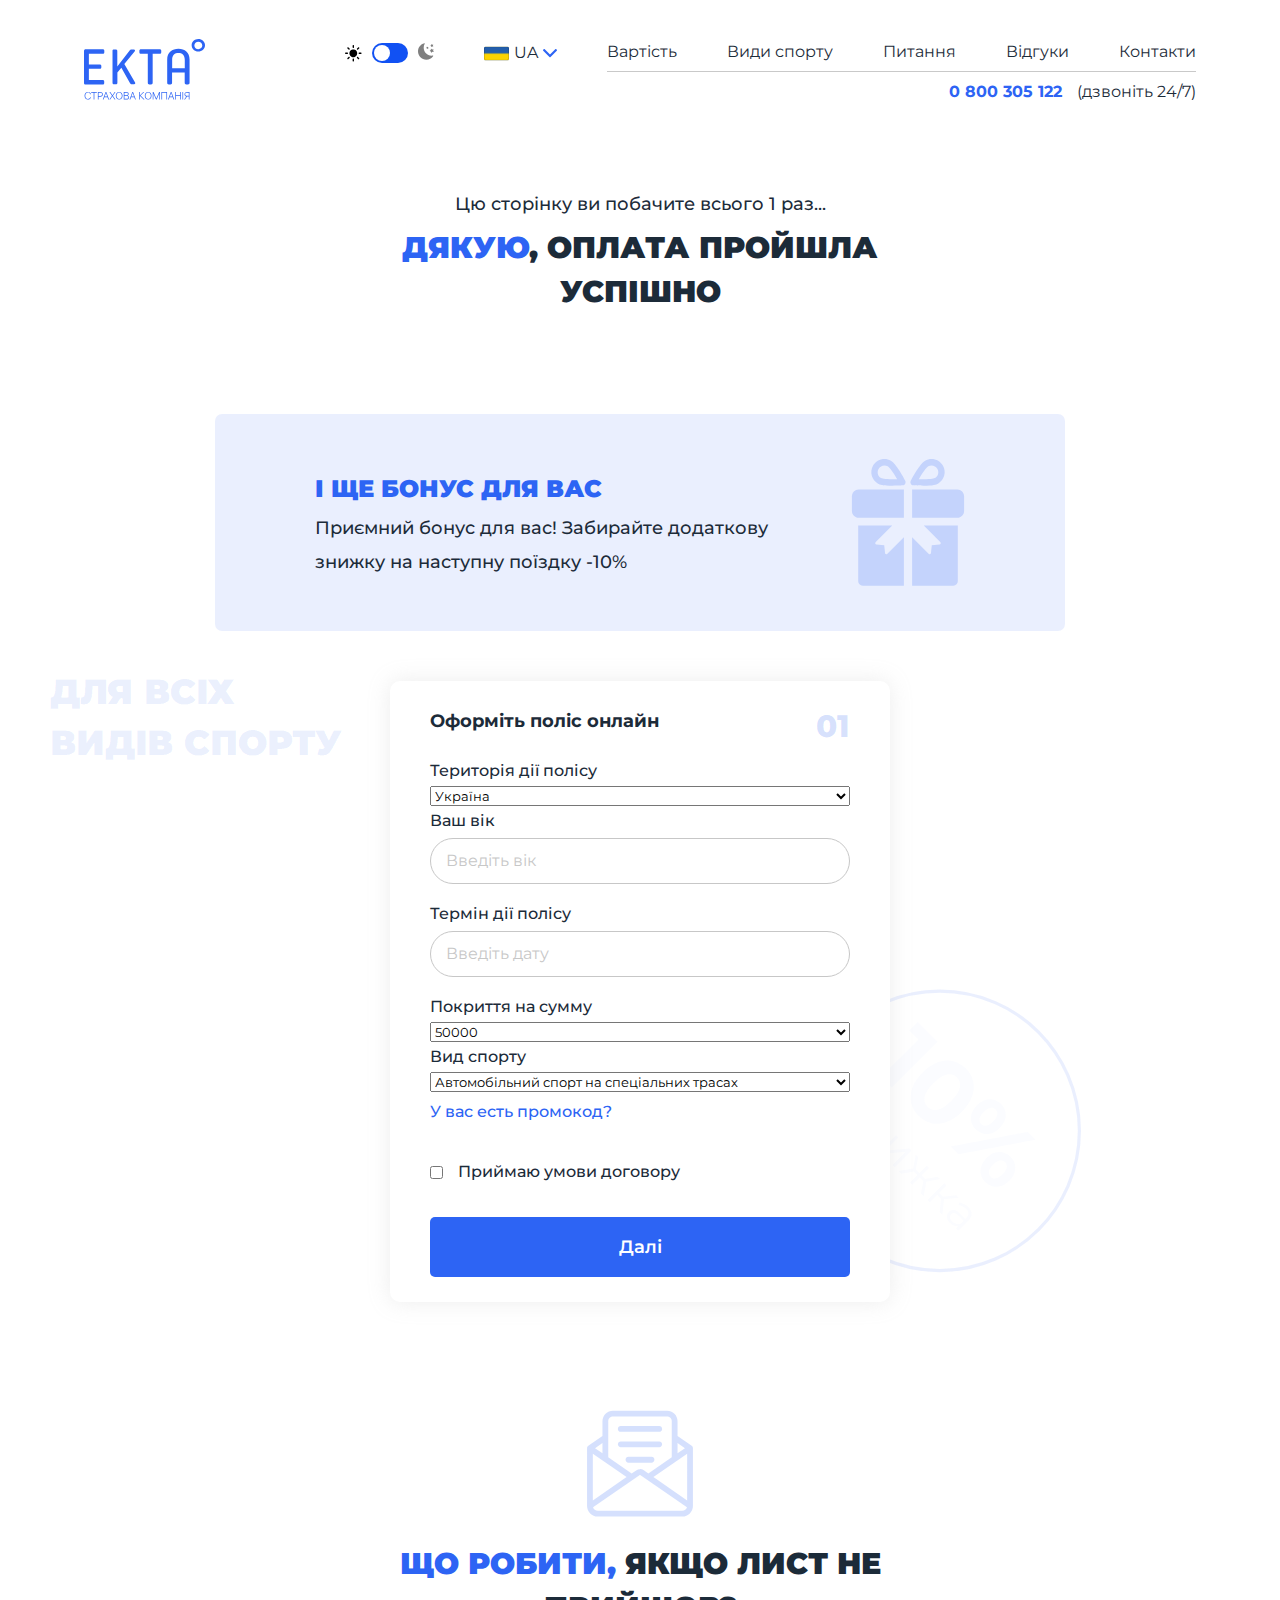
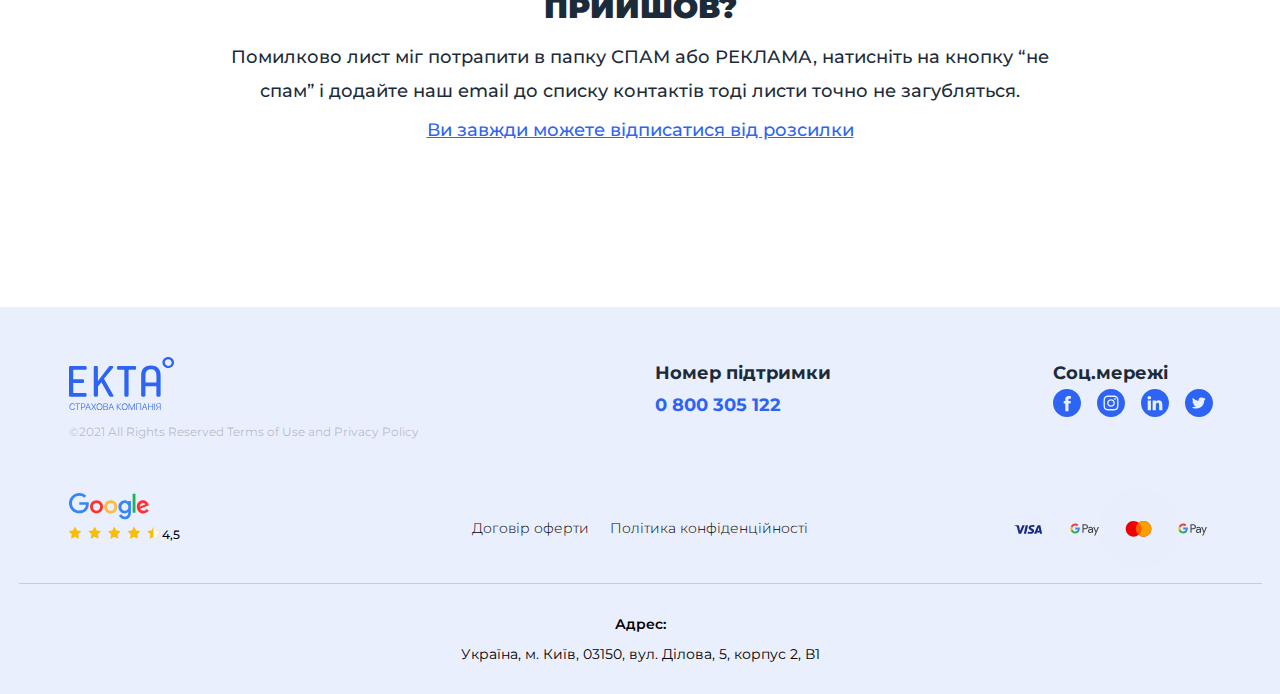
<file: EKTA/thanks.html>
<!DOCTYPE html>
<html lang="en">
<head>
    <meta charset="UTF-8">
    <title>EKTA</title>
    <link rel="stylesheet" href="assets/css/choices.min.css">
    <link rel="stylesheet" href="assets/css/air-datepicker.css">
    <link rel="stylesheet" href="assets/css/style.css">
    <link rel="stylesheet" id="theme-selector" href="assets/css/light.css">
    <meta name="viewport" content="width=device-width">
</head>
<body>
    <div class="content">
       <div class="wrapper">
        <header class='header' id="header">
            <img src="assets/imgs/logo.svg" alt="" class="header__logo">
            <div class="header__right">
                <div class="theme">
                   <svg width="21" class="sun" height="22" viewBox="0 0 21 22" fill="none" xmlns="http://www.w3.org/2000/svg">
<g clip-path="url(#clip0_199_1877)">
<path d="M10.3042 15.5838C10.4995 15.5838 10.6671 15.6536 10.807 15.7931C10.9352 15.921 11.0047 16.0722 11.0154 16.2466L11.0168 16.2947V17.8271C11.0168 18.022 10.9469 18.1905 10.807 18.3327C10.6671 18.4748 10.4995 18.5459 10.3042 18.5459C10.1142 18.5459 9.94922 18.4748 9.80934 18.3327C9.68111 18.2023 9.61165 18.0499 9.60097 17.8753L9.59951 17.8271V16.2947C9.59951 16.0998 9.66945 15.9327 9.80934 15.7931C9.94922 15.6536 10.1142 15.5838 10.3042 15.5838ZM14.5364 13.8302C14.7179 13.8302 14.8738 13.8855 15.0043 13.9961L15.0392 14.0277L16.1477 15.1256C16.2797 15.2573 16.3457 15.4218 16.3457 15.6193C16.3457 15.8168 16.2797 15.984 16.1477 16.1209C16.0105 16.2578 15.8429 16.3263 15.6449 16.3263C15.4635 16.3263 15.3098 16.271 15.1837 16.1604L15.1501 16.1288L14.0336 15.0308C13.9017 14.8939 13.8357 14.7267 13.8357 14.5292C13.8357 14.3318 13.9017 14.1646 14.0336 14.0277C14.1709 13.896 14.3385 13.8302 14.5364 13.8302ZM6.06806 13.8302C6.26865 13.8302 6.43757 13.8986 6.57481 14.0356C6.70678 14.1672 6.77277 14.3318 6.77277 14.5292C6.77277 14.7103 6.7151 14.8658 6.59978 14.996L6.5669 15.0308L5.46629 16.1209C5.32904 16.2578 5.16012 16.325 4.95953 16.3223C4.75894 16.3197 4.59266 16.2499 4.46069 16.113C4.32345 15.9761 4.25614 15.8089 4.25878 15.6114C4.2612 15.4304 4.31796 15.277 4.42905 15.1513L4.46069 15.1177L5.56922 14.0277C5.70119 13.896 5.86747 13.8302 6.06806 13.8302ZM10.3042 6.42084C10.8321 6.42084 11.3309 6.52221 11.8007 6.72496C12.2705 6.9277 12.6836 7.2068 13.0399 7.56226C13.3962 7.91772 13.6773 8.32979 13.8832 8.79846C14.089 9.26714 14.192 9.76742 14.192 10.2993C14.192 10.8312 14.089 11.3314 13.8832 11.8001C13.6773 12.2688 13.3962 12.6809 13.0399 13.0363C12.6836 13.3918 12.2705 13.6722 11.8007 13.8776C11.3309 14.083 10.8321 14.1856 10.3042 14.1856C9.77107 14.1856 9.27091 14.083 8.80375 13.8776C8.33658 13.6722 7.92352 13.3918 7.56457 13.0363C7.20562 12.6809 6.92453 12.2688 6.7213 11.8001C6.51807 11.3314 6.41645 10.8312 6.41645 10.2993C6.41645 9.76742 6.51807 9.26714 6.7213 8.79846C6.92453 8.32979 7.20562 7.91772 7.56457 7.56226C7.92352 7.2068 8.33658 6.9277 8.80375 6.72496C9.27091 6.52221 9.77107 6.42084 10.3042 6.42084ZM17.8422 9.59627C18.0322 9.59627 18.1972 9.66605 18.3371 9.8056C18.477 9.94515 18.5469 10.1097 18.5469 10.2993C18.5469 10.4941 18.477 10.6613 18.3371 10.8009C18.2089 10.9288 18.0596 10.9981 17.8892 11.0088L17.8422 11.0102H16.2982C16.1029 11.0102 15.9353 10.9404 15.7954 10.8009C15.6555 10.6613 15.5856 10.4941 15.5856 10.2993C15.5856 10.1097 15.6555 9.94515 15.7954 9.8056C15.9236 9.67768 16.0751 9.60839 16.2499 9.59773L16.2982 9.59627H17.8422ZM4.31817 9.59627C4.5082 9.59627 4.67316 9.66605 4.81305 9.8056C4.95293 9.94515 5.02288 10.1097 5.02288 10.2993C5.02288 10.4941 4.95293 10.6613 4.81305 10.8009C4.68482 10.9288 4.53552 10.9981 4.36515 11.0088L4.31817 11.0102H2.77415C2.57884 11.0102 2.41124 10.9404 2.27135 10.8009C2.13147 10.6613 2.06152 10.4941 2.06152 10.2993C2.06152 10.1097 2.13147 9.94515 2.27135 9.8056C2.39958 9.67768 2.5511 9.60839 2.7259 9.59773L2.77415 9.59627H4.31817ZM15.641 4.27624C15.8416 4.27361 16.0079 4.34075 16.1398 4.47767C16.2771 4.61458 16.3457 4.7831 16.3457 4.98321C16.3457 5.16664 16.2902 5.32353 16.1794 5.45386L16.1477 5.48875L15.0471 6.57882C14.9099 6.71574 14.741 6.7842 14.5404 6.7842C14.3398 6.7842 14.1709 6.71837 14.0336 6.58672C13.9017 6.44454 13.8357 6.27602 13.8357 6.08118C13.8357 5.90257 13.8911 5.7483 14.002 5.61837L14.0336 5.58354L15.1421 4.48557C15.2741 4.34865 15.4404 4.27887 15.641 4.27624ZM4.97933 4.28019C5.16562 4.28502 5.32197 4.34294 5.44839 4.45397L5.48212 4.48557L6.57481 5.58354C6.70678 5.71519 6.77277 5.88107 6.77277 6.08118C6.77277 6.28129 6.70414 6.4498 6.5669 6.58672C6.42965 6.71837 6.26205 6.7842 6.0641 6.7842C5.88264 6.7842 5.72891 6.72667 5.6029 6.61163L5.56922 6.57882L4.46861 5.48085C4.33664 5.3492 4.27066 5.18332 4.27066 4.98321C4.27066 4.79849 4.33138 4.6407 4.45282 4.50982L4.48445 4.47767C4.61114 4.34075 4.7761 4.27492 4.97933 4.28019ZM10.3042 2.06055C10.4995 2.06055 10.6671 2.13164 10.807 2.27382C10.9352 2.40416 11.0047 2.5544 11.0154 2.72456L11.0168 2.77146V4.31179C11.0168 4.50136 10.9469 4.66724 10.807 4.80943C10.6671 4.95161 10.4995 5.0227 10.3042 5.0227C10.1142 5.0227 9.94922 4.95161 9.80934 4.80943C9.68111 4.67909 9.61165 4.52885 9.60097 4.35869L9.59951 4.31179V2.77146C9.59951 2.58189 9.66945 2.41601 9.80934 2.27382C9.94922 2.13164 10.1142 2.06055 10.3042 2.06055Z" fill="black"/>
</g>
<defs>
<clipPath id="clip0_199_1877">
<rect width="20.6067" height="21.0189" fill="white"/>
</clipPath>
</defs>
</svg>
                    <div class="trigger" onclick="theme_change()">
                        <div class="trigger__inner">
                            
                        </div>
                    </div>
                    <svg class="moon" width="16" height="17" viewBox="0 0 16 17" fill="none" xmlns="http://www.w3.org/2000/svg">
<path d="M6.53164 0.160645C6.46091 0.160645 6.37954 0.171886 6.28782 0.195375C2.67294 1.12364 0 4.4132 0 8.33119C0 12.9703 3.74623 16.7311 8.36744 16.7311C11.1431 16.7311 13.602 15.3736 15.1239 13.2845C15.4244 12.8722 15.2809 12.606 14.8493 12.606C14.7923 12.606 14.7303 12.6106 14.6636 12.6201C14.3015 12.672 13.9316 12.699 13.5552 12.699C9.21128 12.699 5.68984 9.16386 5.68984 4.80317C5.68984 3.37069 6.07069 2.02779 6.73549 0.869757C6.97586 0.450922 6.89237 0.160645 6.53164 0.160645Z" fill="black" fill-opacity="0.5"/>
<path d="M12.0849 8.14608L12.9015 8.46673L13.0944 9.30641C13.1498 9.54705 13.2748 9.67265 13.4244 9.67265C13.5338 9.67265 13.6564 9.6055 13.7745 9.46713L14.3383 8.80641L15.2141 8.88619C15.2435 8.88887 15.2715 8.89016 15.2984 8.89016C15.669 8.89016 15.7972 8.64046 15.5806 8.30321L15.1125 7.57458L15.4608 6.78379C15.6057 6.45509 15.4864 6.23783 15.1945 6.23783C15.1383 6.23783 15.0757 6.24587 15.0073 6.26272L14.1543 6.47321L13.4936 5.90491C13.3727 5.80101 13.257 5.75122 13.1576 5.75122C12.9876 5.75122 12.8655 5.89699 12.8469 6.16596L12.7878 7.0248L12.0313 7.46391C11.6558 7.68169 11.6798 7.98715 12.0849 8.14608Z" fill="black" fill-opacity="0.5"/>
<path d="M14.9332 1.53319C14.8919 1.53319 14.8461 1.53905 14.796 1.55143L14.1703 1.70577L13.6859 1.28898C13.5972 1.21278 13.5123 1.17627 13.4395 1.17627C13.3147 1.17627 13.2252 1.28312 13.2116 1.48045L13.1683 2.11029L12.6134 2.43236C12.3382 2.59205 12.3558 2.81607 12.6528 2.93261L13.2517 3.16762L13.3932 3.78328C13.4338 3.95982 13.5254 4.05199 13.6353 4.05199C13.7155 4.05199 13.8053 4.00284 13.8919 3.90148L14.3054 3.41692L14.9475 3.47513C14.9692 3.47717 14.99 3.47807 15.0098 3.47807C15.2813 3.47807 15.3751 3.29489 15.2163 3.04776L14.873 2.51354L15.1285 1.93362C15.2347 1.69262 15.1472 1.53319 14.9332 1.53319Z" fill="black" fill-opacity="0.5"/>
<path d="M10.1623 3.95174C10.1286 3.95174 10.091 3.95659 10.0501 3.96666L9.53824 4.09292L9.14187 3.75183C9.06937 3.68954 9 3.65967 8.94038 3.65967C8.83833 3.65967 8.76498 3.7471 8.75389 3.90859L8.7184 4.42378L8.2644 4.68738C8.03917 4.8181 8.05365 5.00128 8.29657 5.09664L8.78663 5.289L8.90247 5.79272C8.93566 5.93721 9.01065 6.01253 9.10045 6.01253C9.16607 6.01253 9.23959 5.97232 9.31044 5.88934L9.64872 5.49286L10.1742 5.54073C10.1918 5.54239 10.2087 5.54316 10.2249 5.54316C10.4472 5.54316 10.524 5.39316 10.394 5.19096L10.1132 4.75389L10.3221 4.27941C10.4091 4.08206 10.3375 3.95174 10.1623 3.95174Z" fill="black" fill-opacity="0.5"/>
</svg>

                </div>
                <div class="language" onclick="language_more()">
                    <img class="language__flag" src="assets/imgs/flags/Ukraine.svg" alt="">
                    <span>UA</span>
                    <div class="language__other" id="language">
                        <img class="language__flag" src="assets/imgs/flags/russia.svg" alt="">
                        <span>RU</span>
                        <img class="language__flag" src="assets/imgs/flags/England.svg" alt="">
                        <span>EN</span>
                    </div>    
                    <img id="language_button" class="language__arrow" src="assets/imgs/down_arrow.svg" alt="">
                </div>
                   <div class="header__navigation-links">
                    <nav class="navigation">
                        <a href="#" class="navigation__elem">Вартість</a>
                        <a href="#" class="navigation__elem">Види спорту</a>
                        <a href="#" class="navigation__elem">Питання</a>
                        <a href="#" class="navigation__elem">Відгуки</a>
                        <a href="#" class="navigation__elem navigation__elem_last">Контакти</a>
                    </nav>
                    <div class="tel header__tel">
                        <a href="tel:+380800305122">0 800 305 122</a>
                        <span>(дзвоніть 24/7)</span>
                    </div>
                </div>
            </div>
            <div class="burger" id="mobile-header" onclick="header_open()">
                
            </div>
            <div class="shadow"></div>
        </header>
        <main class="thanks">
             <p class="one-time">Цю сторінку ви побачите всього 1 раз...</p>
             <p class="thanks-header">
                 <span>Дякую</span>, оплата пройшла успішно
             </p>
             <div class="present">
                 <p class="present__header">І ще бонус для вас</p>
                 <svg width="114" height="127" viewBox="0 0 114 127" fill="none" xmlns="http://www.w3.org/2000/svg">
<path d="M52.8772 58.7434V30.4678H7.69294C3.94792 30.4678 0.910156 33.5045 0.910156 37.2506V51.9632C0.910156 55.7082 3.94691 58.7459 7.69294 58.7459L52.8772 58.7434Z" fill="#2D64F4" fill-opacity="0.2"/>
<path d="M106.309 30.4654H61.125V58.741H106.309C110.054 58.741 113.092 55.7043 113.092 51.9582V37.2457C113.093 33.5006 110.056 30.4639 106.309 30.4639V30.4654Z" fill="#2D64F4" fill-opacity="0.2"/>
<path d="M39.8678 1.70575C37.9133 0.615584 35.7006 0.0400391 33.475 0.0400391C28.7056 0.0400391 24.3008 2.62699 21.9799 6.78838C18.4501 13.1214 20.7296 21.1455 27.0625 24.6753C28.6398 25.5543 31.8465 26.722 41.4538 26.722C46.7494 26.722 51.4332 26.3606 51.6309 26.3449C52.6926 26.2614 53.6413 25.6535 54.16 24.7244C54.6786 23.7933 54.6962 22.6678 54.2091 21.72C52.7575 18.9063 45.2432 4.70235 39.8679 1.70583L39.8678 1.70575ZM41.4539 20.3655C33.0409 20.3655 30.6817 19.4138 30.1593 19.1221C26.8887 17.2983 25.7112 13.1537 27.5331 9.88314C28.7323 7.73126 31.0078 6.39557 33.4751 6.39557C34.6213 6.39557 35.7616 6.69415 36.7721 7.25692C38.7442 8.35692 42.7435 14.2222 46.1899 20.2724C44.7628 20.3284 43.1355 20.3657 41.4539 20.3657V20.3655Z" fill="#2D64F4" fill-opacity="0.2"/>
<path d="M72.5478 26.7241C82.1541 26.7241 85.3618 25.5553 86.939 24.6773C93.272 21.1475 95.5515 13.1234 92.0217 6.79042C89.7008 2.62626 85.297 0.0390625 80.5266 0.0390625C78.2991 0.0390625 76.0884 0.614607 74.1328 1.70478C68.7575 4.7013 61.242 18.905 59.7905 21.7208C59.3024 22.6666 59.322 23.795 59.8396 24.7251C60.3582 25.6561 61.307 26.2641 62.3688 26.3456C62.5662 26.3613 67.252 26.7237 72.5476 26.7237L72.5478 26.7241ZM77.2296 7.25798C78.2402 6.69521 79.3815 6.39664 80.5266 6.39664C82.9937 6.39664 85.2683 7.73235 86.4686 9.8842C88.2924 13.1548 87.1139 17.2983 83.8424 19.1232C83.3199 19.4149 80.9588 20.3666 72.5478 20.3666C70.8683 20.3666 69.24 20.3273 67.8129 20.2752C71.2582 14.2234 75.2564 8.35804 77.2296 7.25803V7.25798Z" fill="#2D64F4" fill-opacity="0.2"/>
<path d="M89.2389 83.0138C90.2024 83.9773 89.8076 85.4171 88.5868 85.3945L80.7895 86.2215L79.9625 94.0188C79.9851 95.2396 78.5443 95.6334 77.5818 94.671L61.125 78.2162V126.76H102.394C104.822 126.76 106.789 124.792 106.789 122.365V66.5582H72.783L89.2389 83.0138Z" fill="#2D64F4" fill-opacity="0.2"/>
<path d="M34.0408 94.0216L33.2138 86.2243L25.4165 85.3973C24.1957 85.4199 23.8019 83.9791 24.7644 83.0166L41.2211 66.5598H7.21289V122.367C7.21289 124.795 9.18012 126.761 11.6071 126.761H52.8766L52.8776 78.2178L36.4218 94.6746C35.4583 95.637 34.0185 95.2432 34.0411 94.0224L34.0408 94.0216Z" fill="#2D64F4" fill-opacity="0.2"/>
</svg>
                 <p class="present__text">Приємний бонус для вас! Забирайте додаткову знижку на наступну поїздку<span> -10%</span></p>
             </div>
             <form action="#" class="main-form__form main-form__form-thanks">
                       <span class="thanks__all">Для всіх видів спорту</span>
                       <svg width="401" height="400" viewBox="0 0 401 400" fill="none" xmlns="http://www.w3.org/2000/svg" class="thanks__sell">
<circle cx="200.691" cy="199.846" r="139.707" transform="rotate(45 200.691 199.846)" stroke="#2D64F4" stroke-opacity="0.1" stroke-width="3.21165"/>
<path d="M118.725 181.882C119.636 183.345 120.071 184.733 120.029 186.047C120.007 187.383 119.509 188.538 118.534 189.513C117.559 190.488 116.351 191.018 114.91 191.103C113.49 191.209 111.995 190.901 110.427 190.181C108.88 189.439 107.417 188.379 106.039 187.001C104.831 185.793 103.814 184.437 102.987 182.932C102.182 181.406 101.684 179.869 101.493 178.322L103.941 177.4C104.132 178.735 104.577 180.07 105.276 181.406C105.976 182.741 106.845 183.928 107.883 184.966C109.431 186.514 110.978 187.489 112.525 187.891C114.115 188.294 115.408 187.997 116.404 187.001C117.294 186.111 117.58 185.019 117.262 183.727C116.966 182.412 116.118 181.056 114.719 179.657L111.858 176.795L113.511 175.142L116.245 177.876C117.496 179.127 118.736 179.901 119.965 180.197C121.215 180.473 122.243 180.208 123.049 179.403C123.939 178.512 124.204 177.378 123.844 176.001C123.505 174.644 122.646 173.277 121.268 171.899C119.467 170.098 117.231 168.773 114.56 167.925L115.673 165.541C118.704 166.494 121.29 168.042 123.43 170.182C124.702 171.454 125.656 172.789 126.292 174.188C126.97 175.587 127.256 176.912 127.15 178.163C127.066 179.434 126.578 180.515 125.688 181.406C124.84 182.253 123.791 182.709 122.54 182.773C121.311 182.857 120.039 182.561 118.725 181.882ZM135.581 182.715L137.839 184.972L130.431 192.38L140.955 202.904L148.362 195.496L150.62 197.753L133.896 214.477L131.639 212.219L139.015 204.843L128.491 194.32L121.115 201.696L118.858 199.438L135.581 182.715ZM157.036 204.169L159.293 206.427L146.004 219.717L170.453 217.586L172.456 219.589L155.732 236.313L153.475 234.056L166.765 220.766L142.347 222.928L140.312 220.893L157.036 204.169ZM184.298 249.999L180.674 246.375L173.234 253.815L170.977 251.557L178.416 244.117L174.792 240.493L162.233 242.814L159.531 240.111L174.156 237.504L176.731 223.865L179.18 226.313L176.731 238.554L180.356 242.178L187.7 234.834L189.958 237.091L182.613 244.435L186.238 248.06L198.51 245.644L200.958 248.092L187.287 250.699L184.712 265.292L182.009 262.59L184.298 249.999ZM201.981 267.682L198.166 263.867L190.726 271.307L188.469 269.049L205.192 252.326L207.45 254.583L200.105 261.927L203.952 265.774L217.179 264.312L219.627 266.76L204.938 268.286L203.38 283.96L200.709 281.29L201.981 267.682ZM229.238 276.117C231.421 278.3 232.544 280.525 232.608 282.793C232.692 285.04 231.664 287.234 229.524 289.375L219.159 299.739L216.997 297.577L219.604 294.97C218.226 295.331 216.796 295.256 215.312 294.748C213.849 294.26 212.44 293.338 211.083 291.982C209.218 290.116 208.179 288.188 207.968 286.195C207.756 284.203 208.381 282.475 209.843 281.013C211.263 279.593 212.917 278.957 214.803 279.105C216.711 279.275 218.788 280.483 221.035 282.73L226.344 288.039L227.362 287.022C228.803 285.581 229.492 284.086 229.428 282.539C229.386 280.97 228.591 279.413 227.044 277.865C225.984 276.805 224.786 275.968 223.451 275.354C222.137 274.718 220.823 274.357 219.509 274.273L220.176 271.57C221.745 271.697 223.313 272.164 224.882 272.969C226.471 273.753 227.923 274.802 229.238 276.117ZM213.213 290.551C214.485 291.823 215.863 292.628 217.347 292.967C218.852 293.285 220.378 293.116 221.925 292.459L224.659 289.724L219.413 284.478C216.552 281.617 214.125 281.182 212.132 283.175C211.157 284.15 210.755 285.294 210.924 286.609C211.115 287.902 211.878 289.216 213.213 290.551Z" fill="#2D64F4" fill-opacity="0.1"/>
<path d="M198.553 110.684L152.77 156.467L142.175 145.872L179.455 108.591L170.299 99.4347L178.801 90.9322L198.553 110.684Z" fill="#2D64F4" fill-opacity="0.1"/>
<path d="M179.56 184.827C175.766 181.033 173.325 176.717 172.235 171.877C171.145 167.037 171.515 162.001 173.346 156.768C175.265 151.536 178.688 146.456 183.615 141.529C188.542 136.602 193.6 133.201 198.789 131.326C204.065 129.451 209.123 129.059 213.963 130.149C218.802 131.239 223.119 133.681 226.913 137.474C230.706 141.267 233.148 145.584 234.238 150.424C235.328 155.264 234.914 160.3 232.995 165.532C231.164 170.765 227.785 175.844 222.858 180.772C217.93 185.699 212.829 189.1 207.553 190.975C202.364 192.85 197.35 193.242 192.51 192.152C187.67 191.062 183.353 188.62 179.56 184.827ZM188.52 175.866C191.311 178.657 194.69 179.638 198.658 178.809C202.669 178.025 207.182 175.125 212.197 170.111C217.211 165.096 220.111 160.583 220.895 156.572C221.724 152.604 220.743 149.225 217.952 146.434C215.205 143.687 211.826 142.706 207.815 143.491C203.847 144.32 199.356 147.241 194.341 152.255C189.327 157.27 186.406 161.761 185.577 165.729C184.792 169.74 185.773 173.119 188.52 175.866Z" fill="#2D64F4" fill-opacity="0.1"/>
<path d="M236.77 198.346C233.412 194.989 231.799 191.108 231.93 186.704C232.148 182.301 234.175 178.18 238.012 174.343C241.849 170.506 245.948 168.5 250.308 168.326C254.756 168.151 258.658 169.743 262.016 173.1C265.373 176.458 266.943 180.338 266.725 184.742C266.55 189.103 264.545 193.201 260.708 197.038C256.871 200.875 252.75 202.903 248.346 203.121C243.986 203.295 240.127 201.704 236.77 198.346ZM288.766 200.897L296.549 208.68L219.503 223.2L211.72 215.417L288.766 200.897ZM242.133 192.983C243.615 194.466 245.381 195.011 247.431 194.618C249.524 194.27 251.769 192.896 254.167 190.498C256.565 188.1 257.939 185.854 258.288 183.761C258.68 181.712 258.135 179.946 256.653 178.464C255.214 177.025 253.426 176.501 251.289 176.894C249.197 177.243 246.973 178.594 244.618 180.949C242.264 183.303 240.89 185.549 240.498 187.686C240.149 189.778 240.694 191.544 242.133 192.983ZM246.253 250.997C244.073 248.817 242.612 246.353 241.871 243.606C241.217 240.859 241.37 238.047 242.329 235.169C243.288 232.291 245.032 229.588 247.561 227.059C250.09 224.53 252.794 222.786 255.672 221.827C258.549 220.867 261.34 220.736 264.043 221.434C266.834 222.132 269.319 223.571 271.499 225.751C274.857 229.108 276.426 232.989 276.208 237.393C276.078 241.797 274.094 245.917 270.257 249.754C266.42 253.591 262.277 255.597 257.83 255.771C253.47 255.946 249.611 254.354 246.253 250.997ZM251.616 245.634C253.099 247.116 254.865 247.661 256.914 247.269C259.051 246.876 261.296 245.503 263.651 243.148C266.005 240.794 267.357 238.57 267.706 236.477C268.142 234.384 267.619 232.596 266.136 231.114C264.697 229.675 262.931 229.13 260.838 229.479C258.746 229.828 256.5 231.201 254.102 233.599C251.704 235.997 250.33 238.243 249.981 240.336C249.633 242.429 250.178 244.195 251.616 245.634Z" fill="#2D64F4" fill-opacity="0.1"/>
</svg>
                        
                        <div class="first-form all-forms active-form">
                        <span class="form-number">01</span>
                        <span class="first-form__header">Оформіть поліс онлайн</span>
                        <span class="first-form__discr">Територія дії полісу</span>
                        <select name="countrySelect" class="main-form__country main-form__select">
                            <option value="ukraine">Україна</option>
                            <option value="europe">Європа</option>
                            <option value="world">Весь світ</option>
                        </select>
                        <span class="first-form__discr">Ваш вік</span>
                        <input type="text" name="age" placeholder="Введіть вік">
                        <span class="first-form__discr">Термін дії полісу</span>
                        <input type="text" name="timeRange" placeholder="Введіть дату" id="datepicker">
                        <span class="first-form__discr">Покриття на сумму</span>
                        <select name="costSelect" class="main-form__cost main-form__select">
                            <option value="50000">50000</option>
                            <option value="100000">100000</option>
                            <option value="200000">200000</option>
                            <option value="1000000">1000000</option>
                        </select>
                        <span class="first-form__discr">Вид спорту</span>
                        <select name="sportSelect" class="main-form__sport main-form__select">
                            <option value="1">Автомобільний спорт на спеціальних трасах</option>
                            <option value="2">Армреслінг</option>
                            <option value="3">Банджі-джампінг, роуп-джампінг та інші види тарзанок</option>
                            <option value="4">Бейсджампінг</option>
                            <option value="5">Білдеринг</option>
                            <option value="6">Бобслей</option>
                            <option value="7">Вейкборд</option>
                            <option value="8">Велосипедний спорт (включно з мотокросом, шосейним, bmx, треком, маунтинбайком, тріалом)</option>
                            <option value="9">Вінгсьют</option>
                            <option value="10">Каньйонінг</option>
                            <option value="11">Гірські лижі та сноуборд поза облаштованими або маркованими трасами (включно з фрирайдом та хелі-скі)</option>
                            <option value="12">Єдиноборства (включно з будь-якими видами боксу та боротьби)</option>
                            <option value="13">Зорбінг</option>
                            <option value="14">Кліфдайвінг</option>
                            <option value="15">Маунтинборд</option>
                            <option value="16">Полювання із застосуванням будь-якого виду зброї</option>
                            <option value="17">Параглайдинг</option>
                            <option value="18">Паркур і фриран</option>
                            <option value="19">Рафтинг</option>
                            <option value="20">Родео (булрайдинг)</option>
                            <option value="21">Ролерблейдинг</option>
                            <option value="22">Руфінг</option>
                            <option value="23">Скайсерфінг</option>
                            <option value="24">Спуск на тролеї (тросі)</option>
                            <option value="25">Стритлагінг</option>
                            <option value="26">Флайборд</option>
                            <option value="27">Фристайл (гірськолижний і сноубордичний)</option>
                            <option value="28">Бокінг</option>
                            <option value="29">Пого-стік
</option>
                            <option value="30">Фігурне катання</option>
                            <option value="31">Кайтинг (включно з кайтсерфінгом та сноукайтингом)</option>
                            <option value="32">Хокей</option>
                            <option value="33">Крикет</option>
                            <option value="34">Фрісбі </option>
                            <option value="35">Картінг</option>
                            <option value="36">Фехтування </option>
                            <option value="37">Тріатлон </option>
                            <option value="38">Серфінг</option>
                            <option value="39">Лонгборд, скейтбординг</option>
                            <option value="40">Джип-сафарі</option>
                            <option value="41">Дігерство</option>
                            <option value="42">Трекінг</option>
                            <option value="43">Пейнтбол</option>
                            <option value="44">Спортивні та бальні танці</option>
                            <option value="45">Важка атлетика </option>
                        </select>
                        <button id="first-form__code" onclick="promo_add()" type="button"><span>У вас есть промокод?</span></button>
                        <input type="text" name="promocode" placeholder="Ввести промокод" id="first-form__promo">
                        <div class="main-form-checkbox-outer">
                        <input type="checkbox" name="agree">
                        <span>Приймаю умови договору</span>
                        </div>
                        </div>
<!--                        next form-->
                       <div class="second-form all-forms">
                       <span class="form-number">02</span>
                        <span class="first-form__header">Особиста інформація</span>
                        <p class="second-form__customer">Покупець:</p>
                        <p class="second-form__passport">Введіть прізвище та ім'я латинкою, як у закордонному паспорті</p>
                        <span class="first-form__discr">Ім'я</span>
                        <input type="text" name="name" placeholder="Введіть ім’я">
                        <span class="first-form__discr">Прізвище</span>
                        <input type="text" name="surname" placeholder="Введіть прізвище">
                        <span class="first-form__discr">Номер телефону</span>
                        <input type="text" name="number" placeholder="Введіть номер телефону">
                        <span class="first-form__discr">Email </span>
                        <input type="email" name="email" placeholder="Введіть E-mail">
                        <span class="first-form__discr">Паспорт </span>
                        <input type="text" name="passport" placeholder="Введіть паспорт">
                        <span class="first-form__discr">Дата народження</span>
                        <input type="text" name="birthday" placeholder="Введіть дату народження">
                        <div class="second-form__more-people-outer">
                            <div class="second-form__more-people-wrapper">
                                <button type="button" class="second-form__more-people" onclick="more_people(0)"><span>+Додати учасника</span>
                                <img src="assets/imgs/close.svg" alt="#" class="second-form__more-people-img">
                                </button>
                            </div>
                        </div>
                        </div>
<!--                        next form-->
                       <div class="third-form all-forms">
                       <span class="form-number">03</span>
                        <span class="first-form__header">Перевірка особистої інформації </span>
                        <span class="first-form__discr">Ім'я</span>
                        <input type="text" name="nameCheck" placeholder="Введіть ім’я">
                        <span class="first-form__discr">Прізвище</span>
                        <input type="text" name="surnameCheck" placeholder="Введіть прізвище">
                        <span class="first-form__discr">Номер телефону</span>
                        <input type="text" name="numberCheck" placeholder="Введіть номер телефону">
                        <span class="first-form__discr">Email </span>
                        <input type="email" name="emailCheck" placeholder="Введіть E-mail">
                        <span class="first-form__discr">Паспорт </span>
                        <input type="text" name="passportCheck" placeholder="Введіть паспорт">
                        <span class="first-form__discr">Дата народження</span>
                        <input type="text" name="birthdayCheck" placeholder="Введіть дату народження">
                        </div>
<!--                        next form-->
                       <div class="last-form all-forms">
                         <span class="form-number">04</span>
                          <p class="last-form__header">Введіть дані вашої банківської картки</p>
                           <div class="last-form__outer">
                           <input type="text" name="cardNumber" class="last-form__number" placeholder="Введіть номер картки">
                           <input type="text" name="cardTerm" placeholder="MM/YY" class="last-form__term">
                           <input type="password" name="cardCVV" placeholder="CVV" class="last-form__svv">
                           </div>
                           <div class="last-form__pay-outer">
                           <button><img src="assets/imgs/apple_pay.svg" alt=""></button>
                           <button><img src="assets/imgs/google_pay.svg" alt=""></button>
                           </div>
                       </div>
                        <button onclick="form_next()" class="main-form__next" type="button" >
                            Далі
                        </button>
                        <button onclick="form_prev()" class="main-form__prev" type="button">Назад
                        </button></form>
            <div class="thanks__message">
             <svg width="106" height="107" viewBox="0 0 106 107" fill="none" xmlns="http://www.w3.org/2000/svg">
<path d="M95.35 106.536H10.6501C7.84507 106.526 5.15777 105.407 3.17447 103.424C1.1919 101.441 0.0729159 98.7539 0.0625759 95.9489V38.1989C0.0557009 37.2493 0.516326 36.3564 1.29493 35.8114L15.4625 26.0327V11.2489C15.4625 8.44124 16.5779 5.748 18.5632 3.76206C20.5492 1.77691 23.2426 0.661377 26.05 0.661377H79.95C82.7576 0.661377 85.4508 1.77684 87.4368 3.76206C89.4219 5.74806 90.5374 8.44146 90.5374 11.2489V26.0327L104.705 35.8114C105.484 36.3563 105.944 37.2492 105.937 38.1989V95.9489C105.927 98.7539 104.808 101.441 102.825 103.424C100.842 105.407 98.1549 106.526 95.3499 106.536H95.35ZM6.03007 97.3351C6.33429 98.3242 6.94618 99.1905 7.77718 99.8066C8.60905 100.424 9.61539 100.758 10.6502 100.761H95.3501C96.3848 100.758 97.3911 100.424 98.2231 99.8066C99.0541 99.1904 99.666 98.3241 99.9702 97.3351L53.5392 65.1491C53.217 64.9179 52.7838 64.9179 52.4616 65.1491L6.03007 97.3351ZM66.4355 67.0741L100.161 90.4447V43.7057L66.4355 67.0741ZM5.83647 43.7035V90.4425L39.5625 67.0719L5.83647 43.7035ZM53.0001 59.1035C54.3751 59.0966 55.7199 59.5134 56.8501 60.2972L61.355 63.4159L84.763 47.2072V11.2482C84.763 9.972 84.256 8.74743 83.3536 7.84499C82.4513 6.94255 81.2267 6.43563 79.9504 6.43563H26.0505C24.7743 6.43563 23.5497 6.94266 22.6473 7.84499C21.7448 8.74732 21.2379 9.97195 21.2379 11.2482V47.3612L44.6459 63.5699L49.1509 60.4512C50.2809 59.6683 51.6259 59.2515 53.0009 59.2584L53.0001 59.1035ZM8.03207 38.1984L15.4621 43.3572V33.0397L8.03207 38.1984ZM90.5364 33.0397V43.3572L97.9665 38.1984L90.5364 33.0397ZM64.55 52.6359H41.4501C39.8551 52.6359 38.5626 51.3434 38.5626 49.7484C38.5626 48.1534 39.8551 46.8609 41.4501 46.8609H64.55C66.1451 46.8609 67.4376 48.1534 67.4376 49.7484C67.4376 51.3434 66.1451 52.6359 64.55 52.6359ZM72.25 37.2359H33.7501C32.1551 37.2359 30.8626 35.9434 30.8626 34.3484C30.8626 32.7534 32.1551 31.4609 33.7501 31.4609H72.25C73.845 31.4609 75.1376 32.7534 75.1376 34.3484C75.1376 35.9434 73.845 37.2359 72.25 37.2359ZM72.25 21.8359H33.7501C32.1551 21.8359 30.8626 20.5434 30.8626 18.9484C30.8626 17.3534 32.1551 16.0609 33.7501 16.0609H72.25C73.845 16.0609 75.1376 17.3534 75.1376 18.9484C75.1376 20.5434 73.845 21.8359 72.25 21.8359Z" fill="#2D64F4" fill-opacity="0.2"/>
</svg>
        </div>
            <p class="thanks__what-doing"><span>Що робити,</span> якщо лист не прийшов?</p>
            <p class="thanks__text">Помилково лист міг потрапити в папку СПАМ  або РЕКЛАМА,  натисніть на кнопку 
“не спам” і додайте наш email до списку контактів тоді листи точно не загубляться.</p>
            <p class="thanks__no-message"><a href="#">Ви завжди можете відписатися від розсилки</a></p>
        </main>
        </div>
    <footer class="footer">
       <div class="footer__wraper">
        <div class="footer__links">
            <div class="footer__elem footer__elem_logo">
                <img src="assets/imgs/logo.svg" width="105px" alt="">
                <p>©2021 All Rights Reserved Terms of Use and Privacy Policy</p>
            </div>
            <div class="footer__elem footer__elem-phone"><p>Номер підтримки</p><a href="tel:+380800305122">0 800 305 122</a></div>
            <div class="footer__elem footer__elem_social">
                <p>Cоц.мережі</p>
                <a href="#"><img src="assets/imgs/footer/1.svg" alt=""></a>
                <a href="#"><img src="assets/imgs/footer/2.svg" alt=""></a>
                <a href="#"><img src="assets/imgs/footer/3.svg" alt=""></a>
                <a href="#"><img src="assets/imgs/footer/4.svg" alt=""></a>
            </div>
            <div class="footer__elem footer__elem_google"><img src="assets/imgs/footer/google.svg" alt=""><div class="footer__rate">
            <img src="assets/imgs/footer/stars.svg" alt=""><span>4,5</span></div>
            </div>
            <div class="footer__elem footer__elem_other"><span>Договір оферти</span><span>Політика конфіденційності</span></div>
            <div class="footer__elem footer__elem_pay">
                <div class="footer__pay-visa-outer"><img src="assets/imgs/footer/visa.svg" alt=""></div>
                <div class="footer__pay-googlepay-outer"><img src="assets/imgs/footer/googlepay.svg" alt=""></div>
                <div class="footer__pay-mastercard-outer"><img src="assets/imgs/footer/mastercard.svg" alt=""></div>
                <div class="footer__pay-googlepay-outer"><img src="assets/imgs/footer/googlepay.svg" alt=""></div>
            </div>
        </div>
        <div class="footer__adres">
            <p class="footer__adres-header">Адрес:</p>
            <p>Україна, м. Київ, 03150, вул. Ділова, 5, корпус 2, В1</p>
        </div>
        </div>
    </footer>
    </div>
    <script src="assets/js/choices.min.js"></script>
    <script src="assets/js/air-datepicker.js"></script>
    <script src="assets/js/main.js"></script>
    <script src="assets/js/form.js"></script>
</body>
</html>
</file>
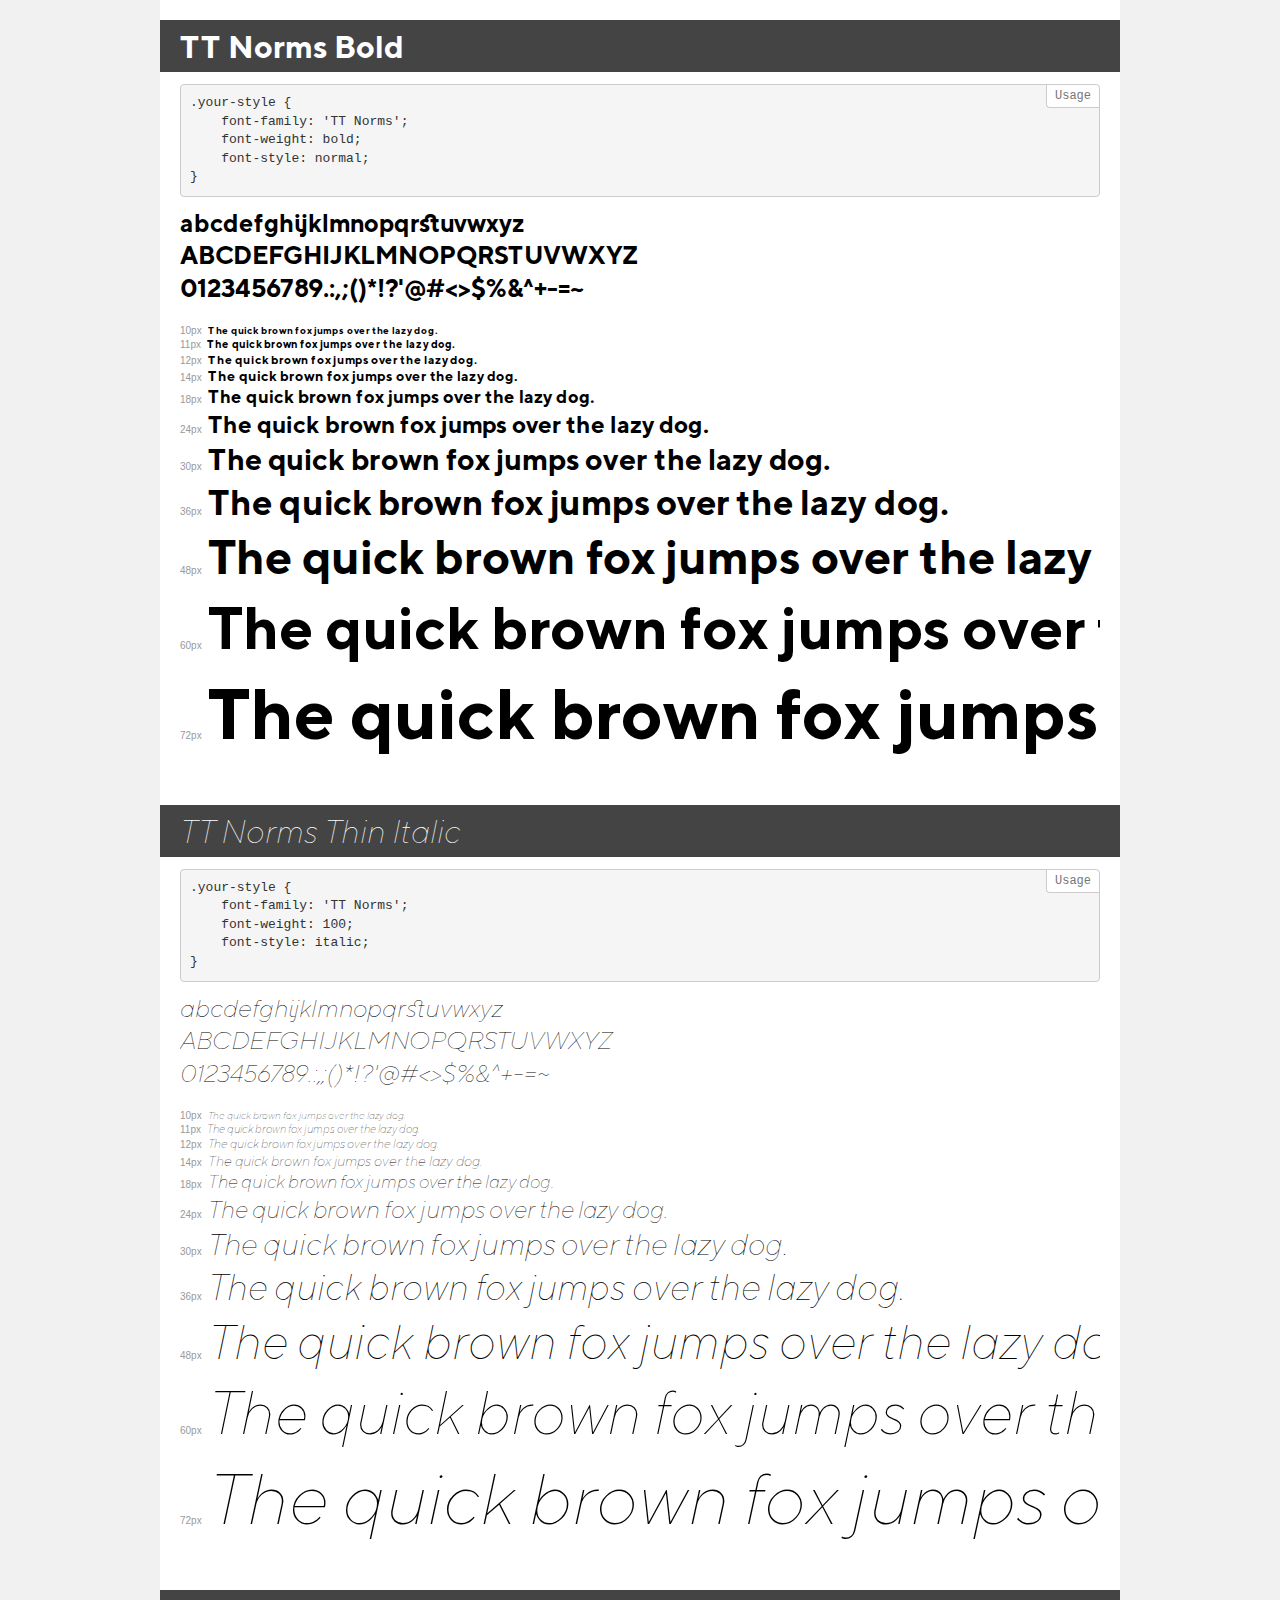
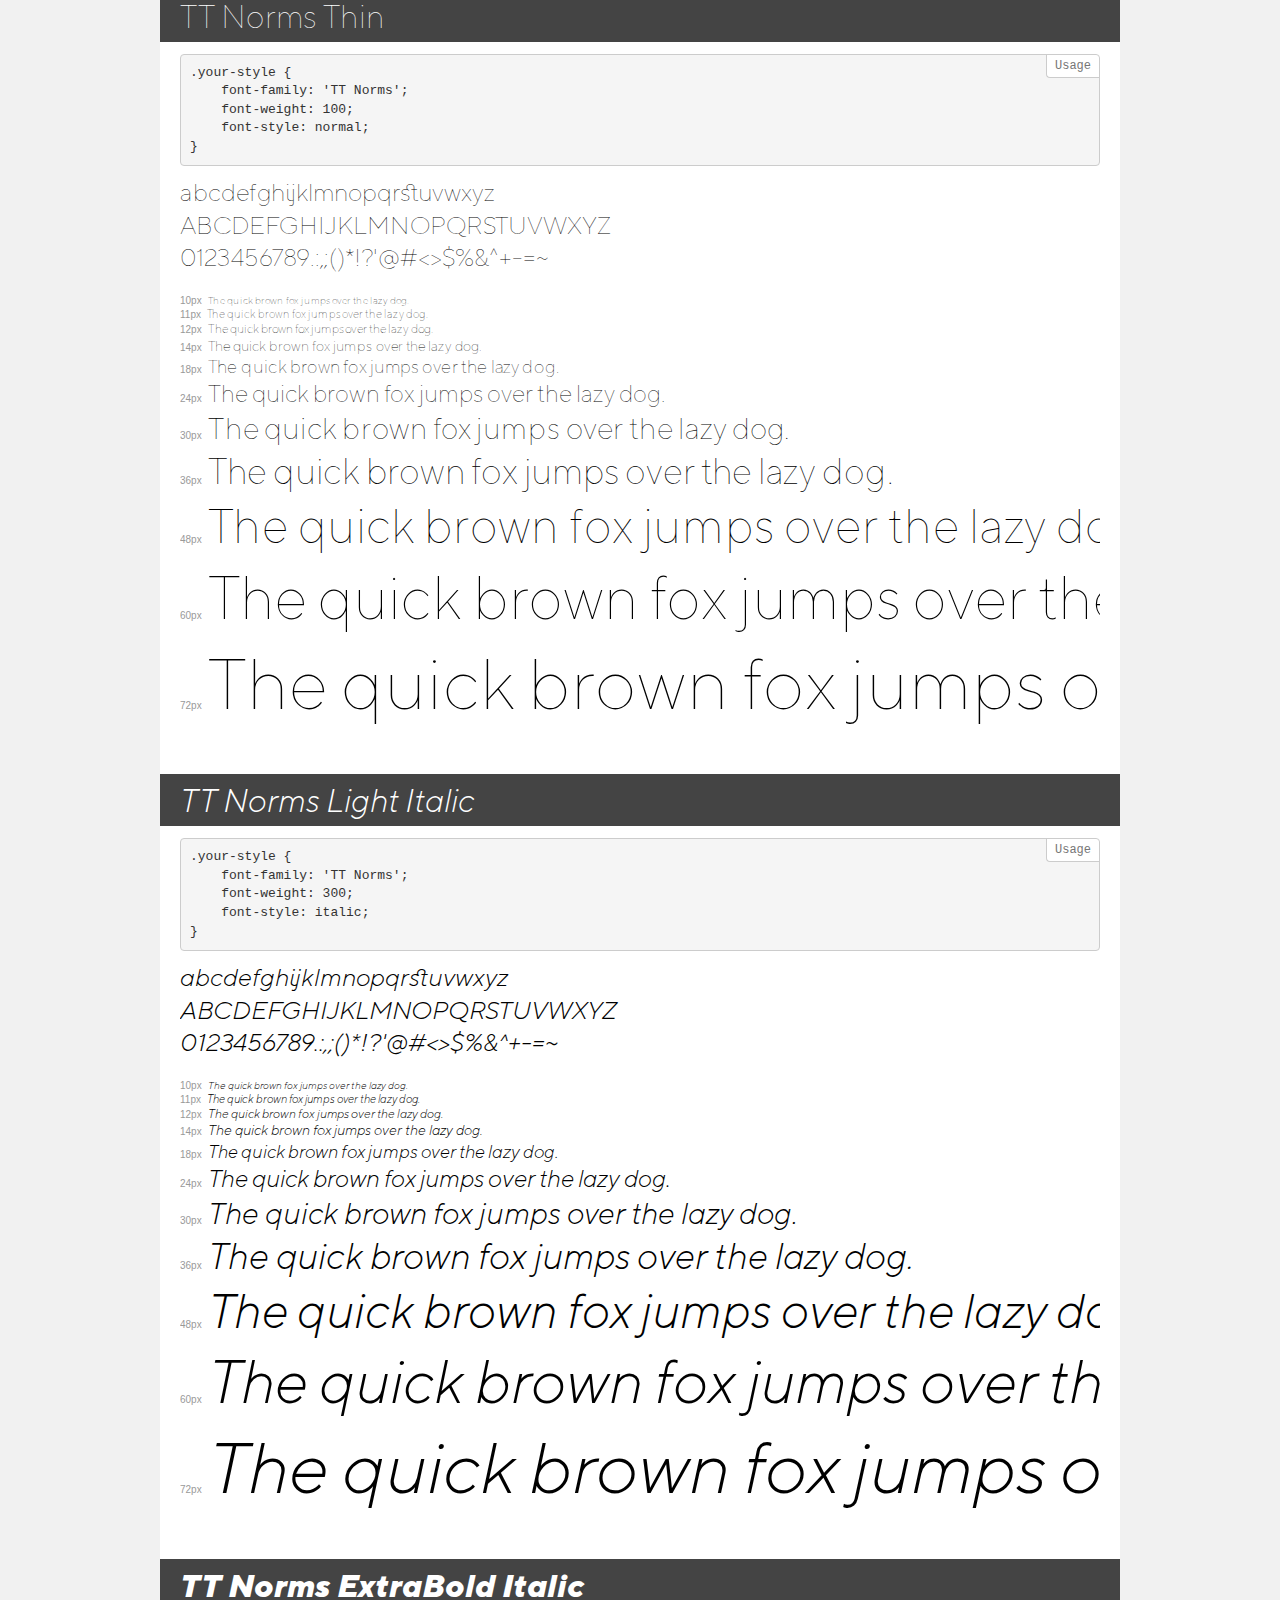
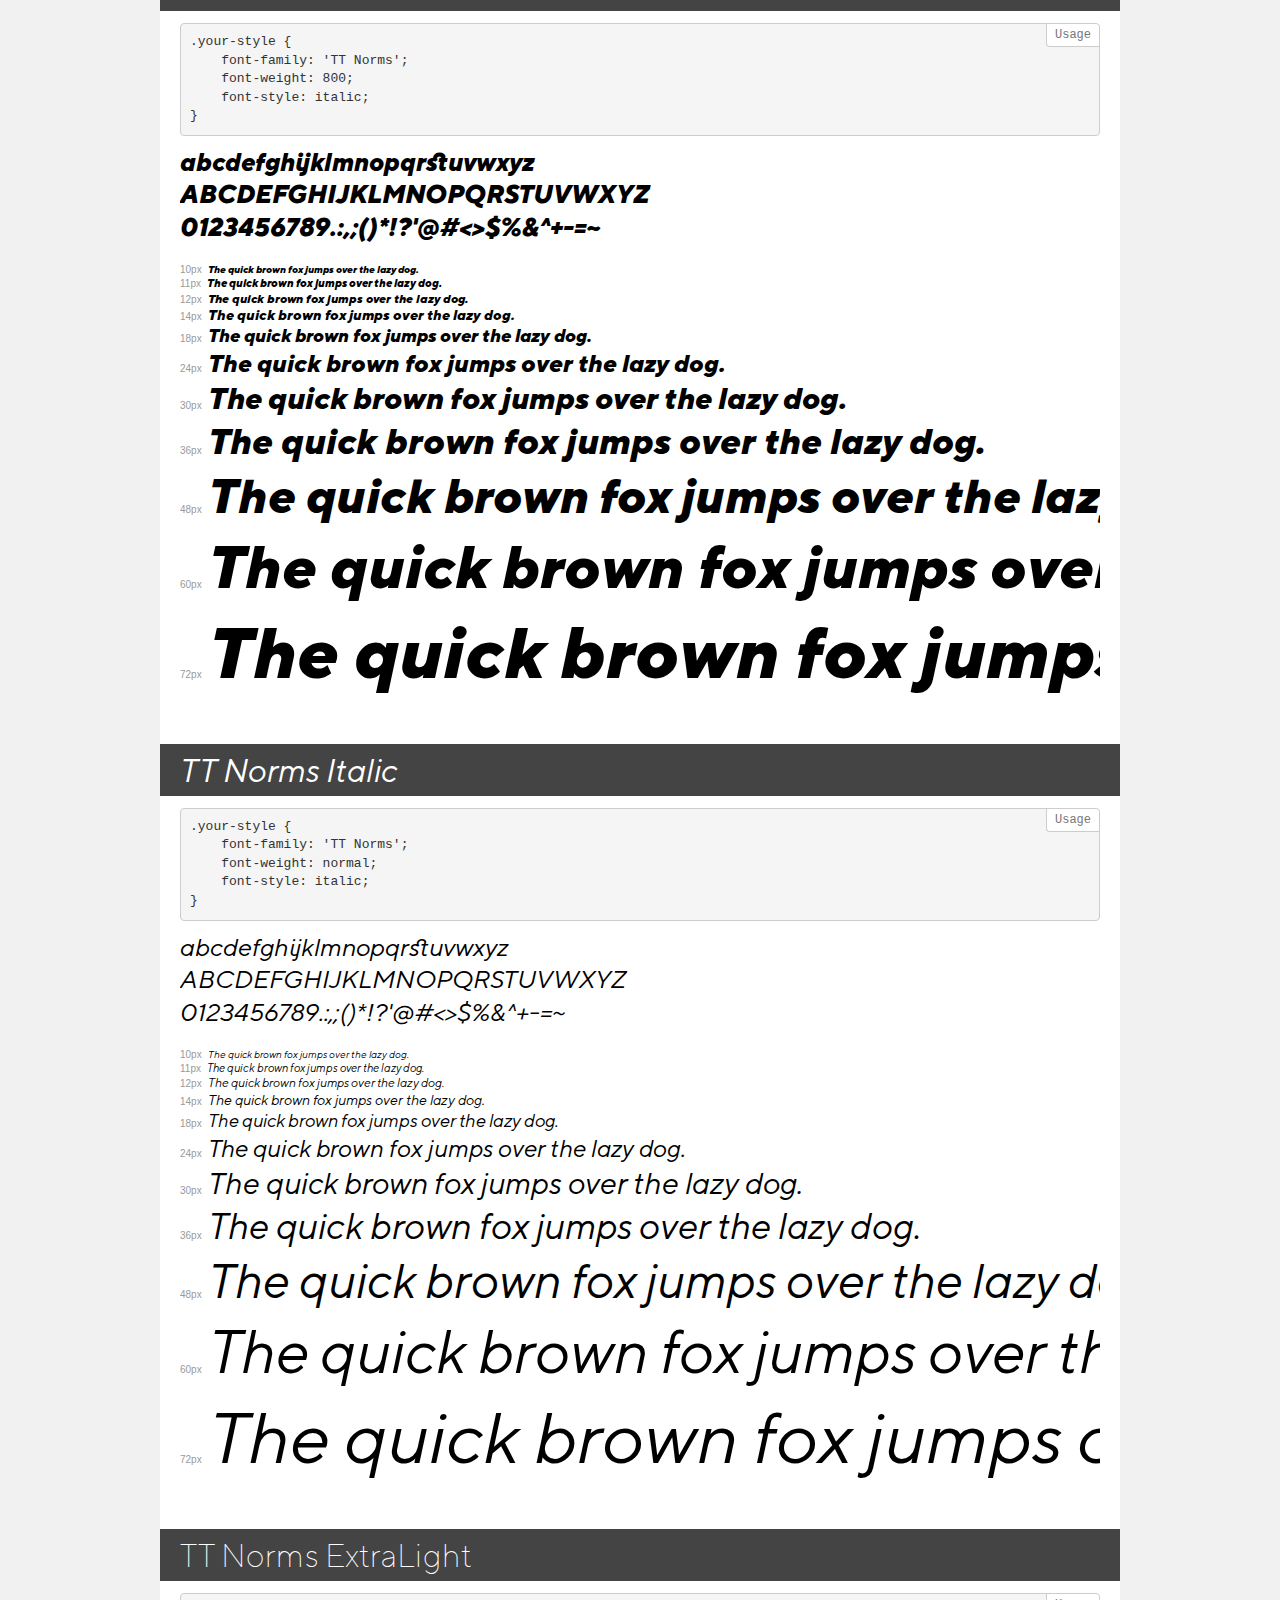
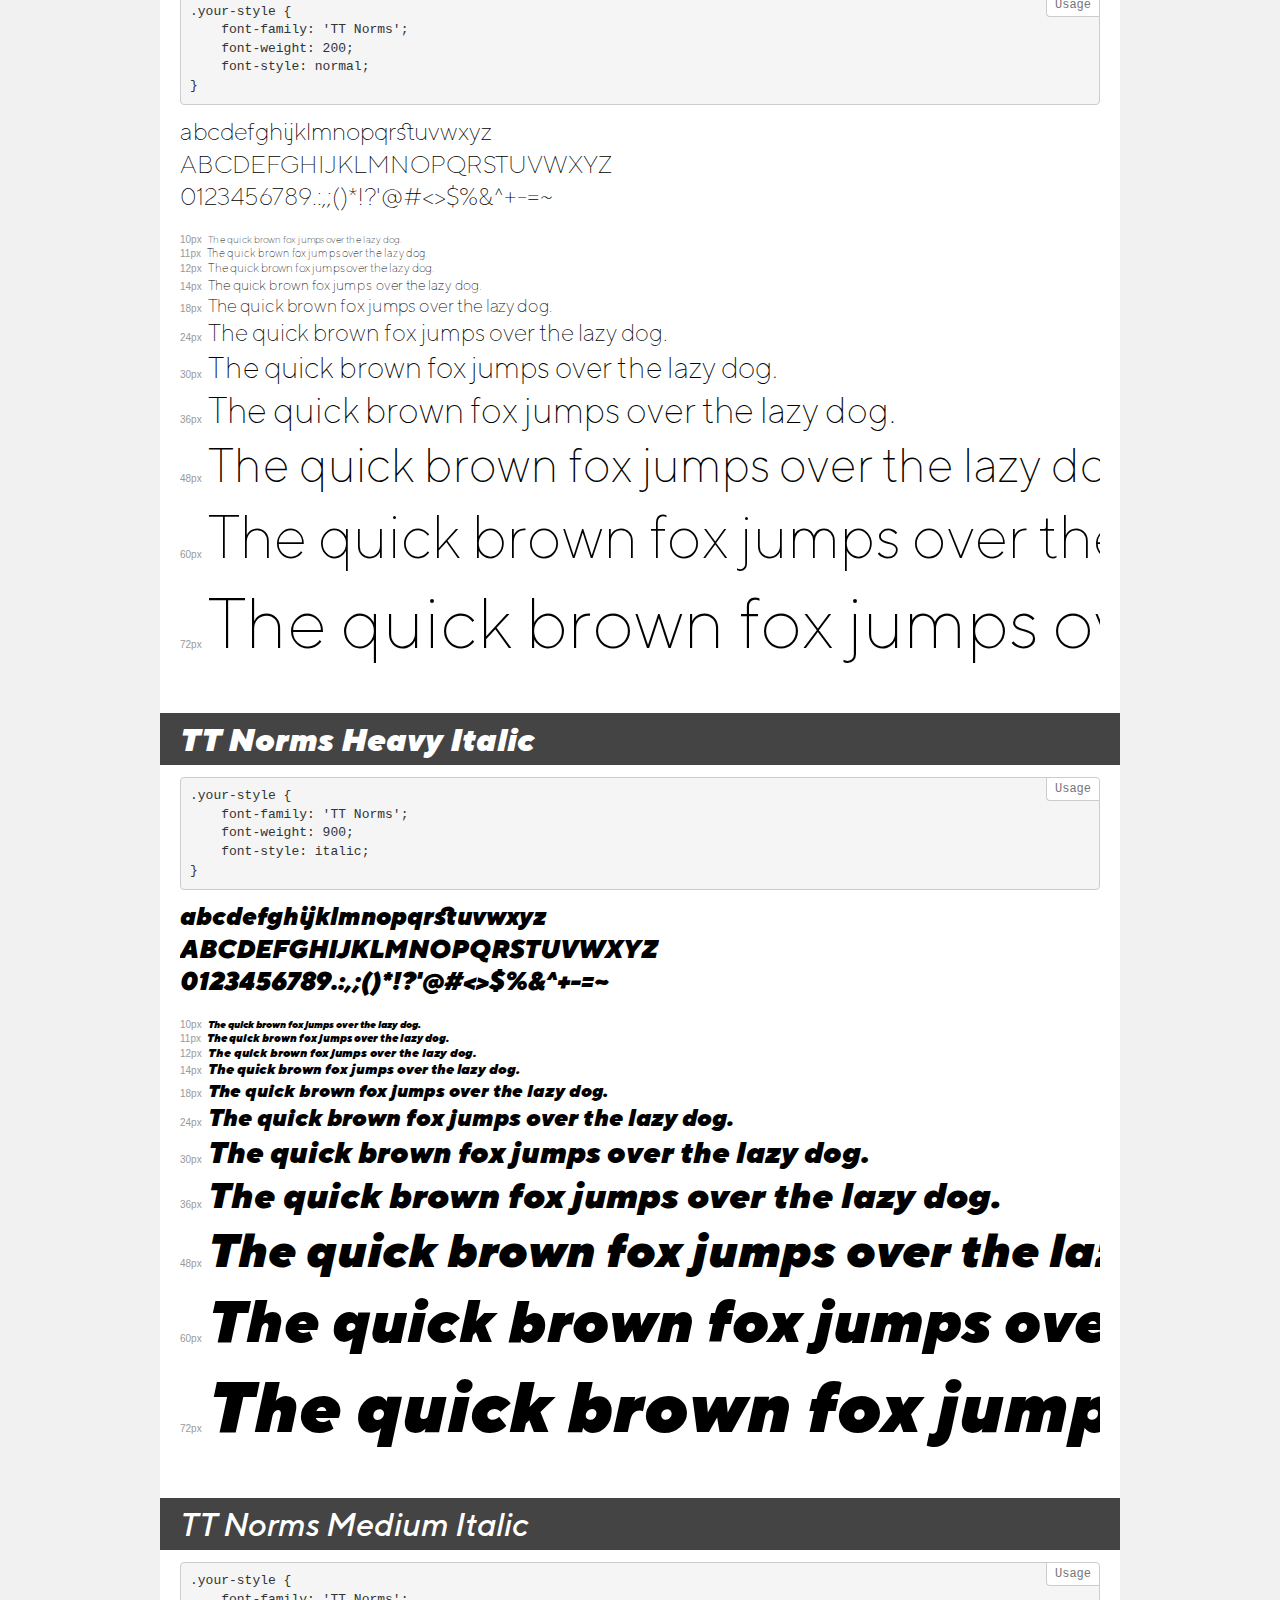
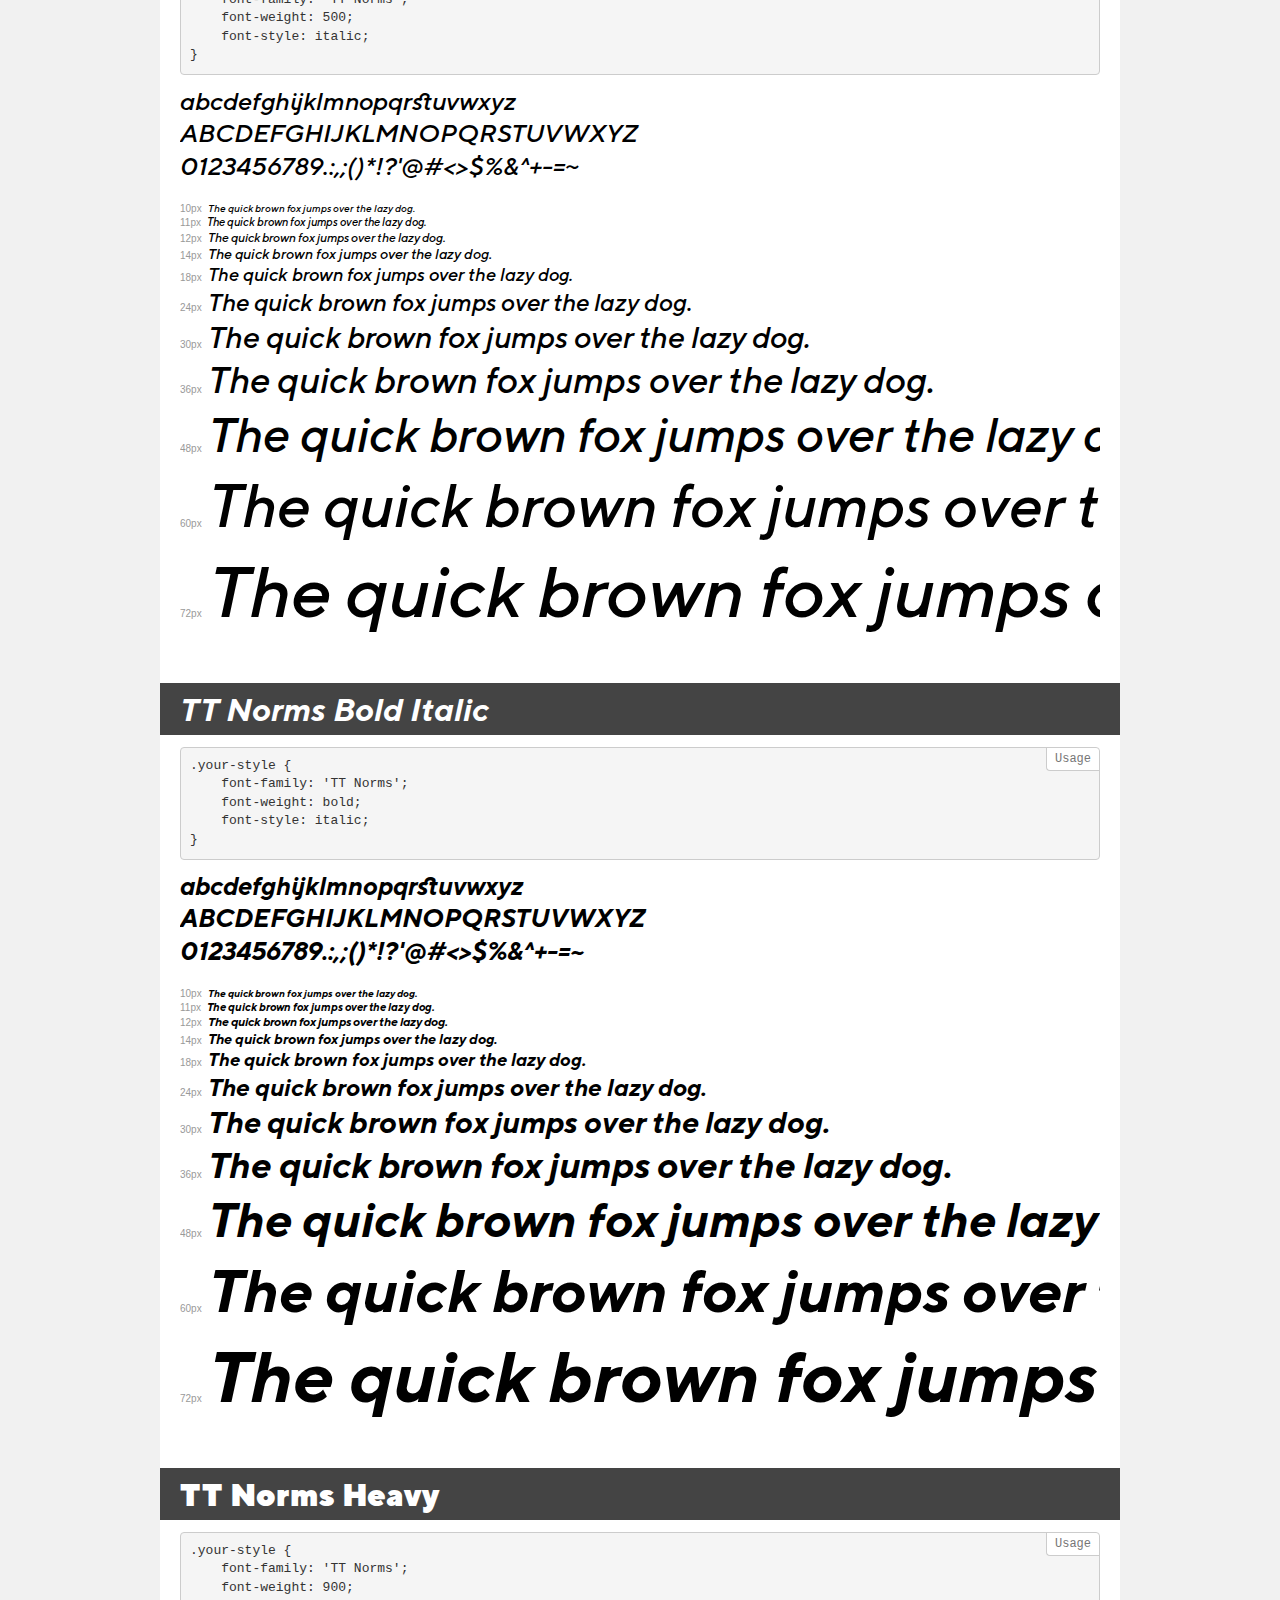
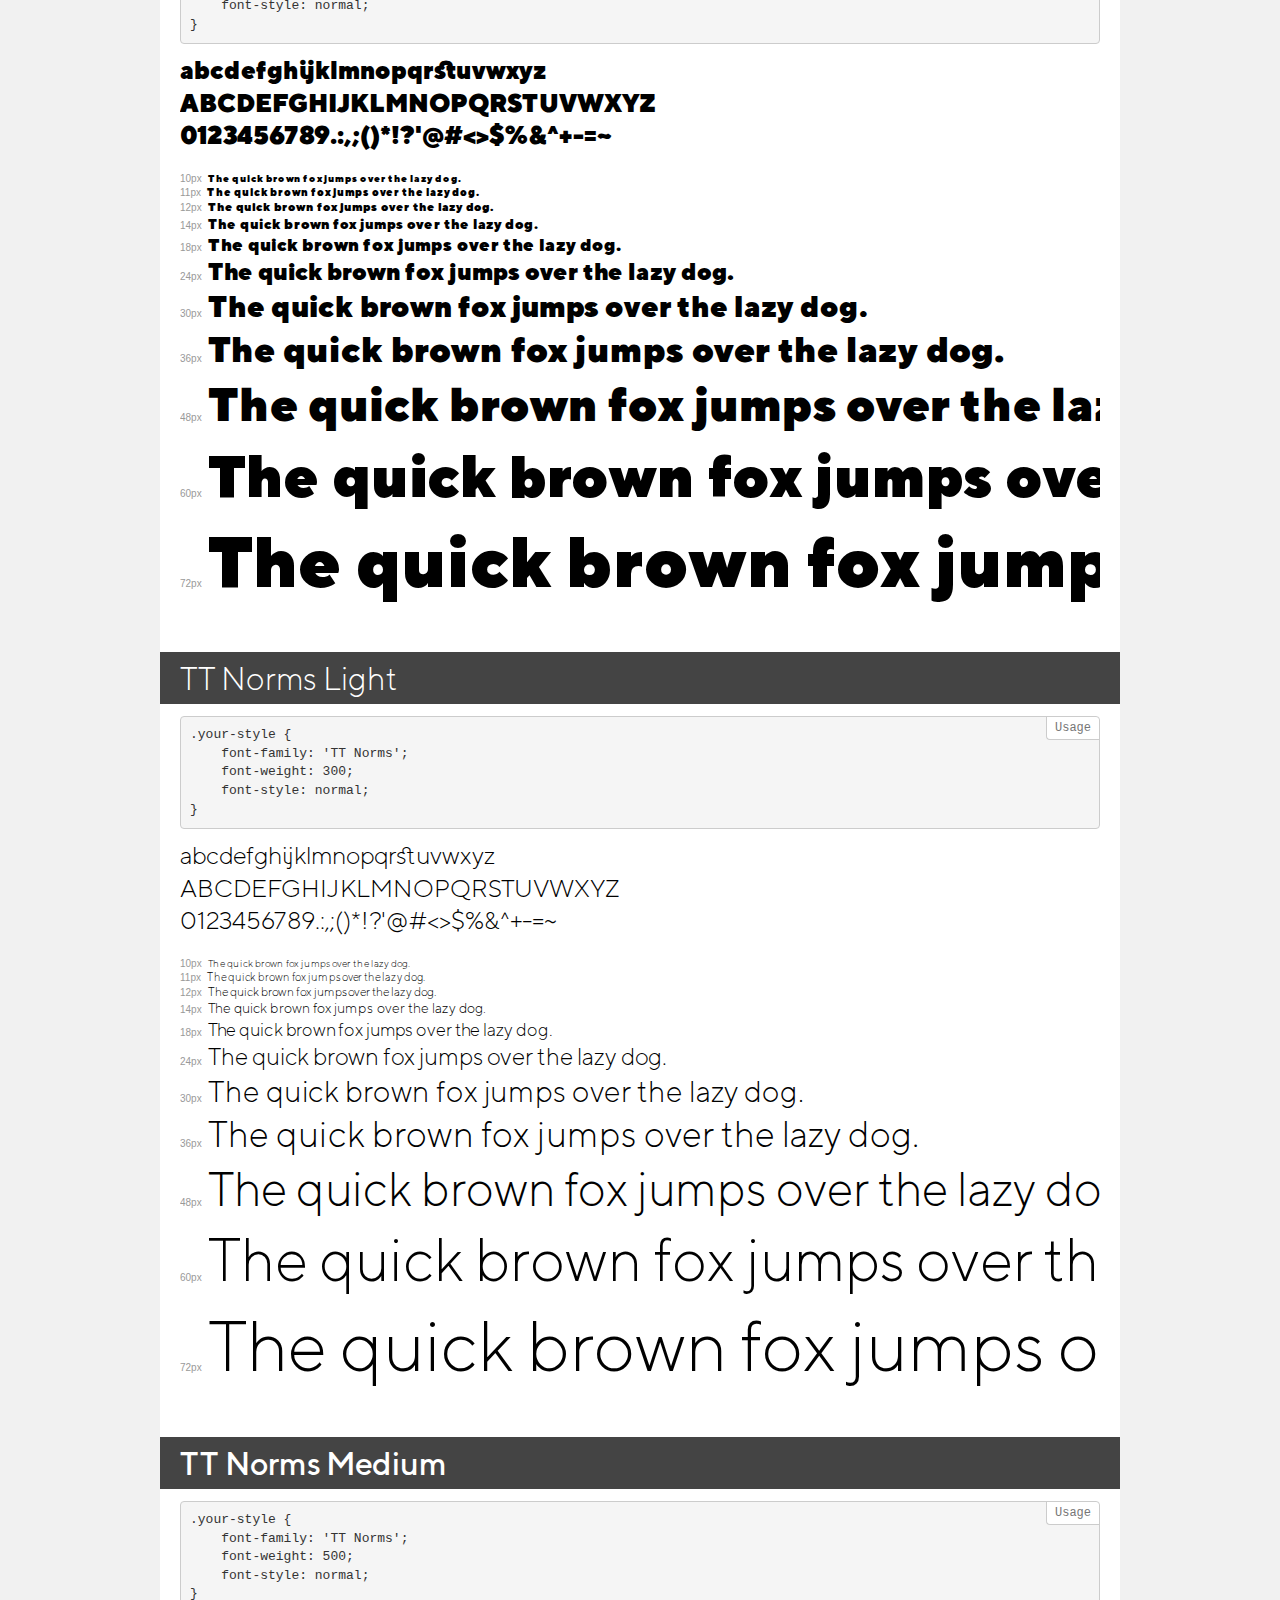
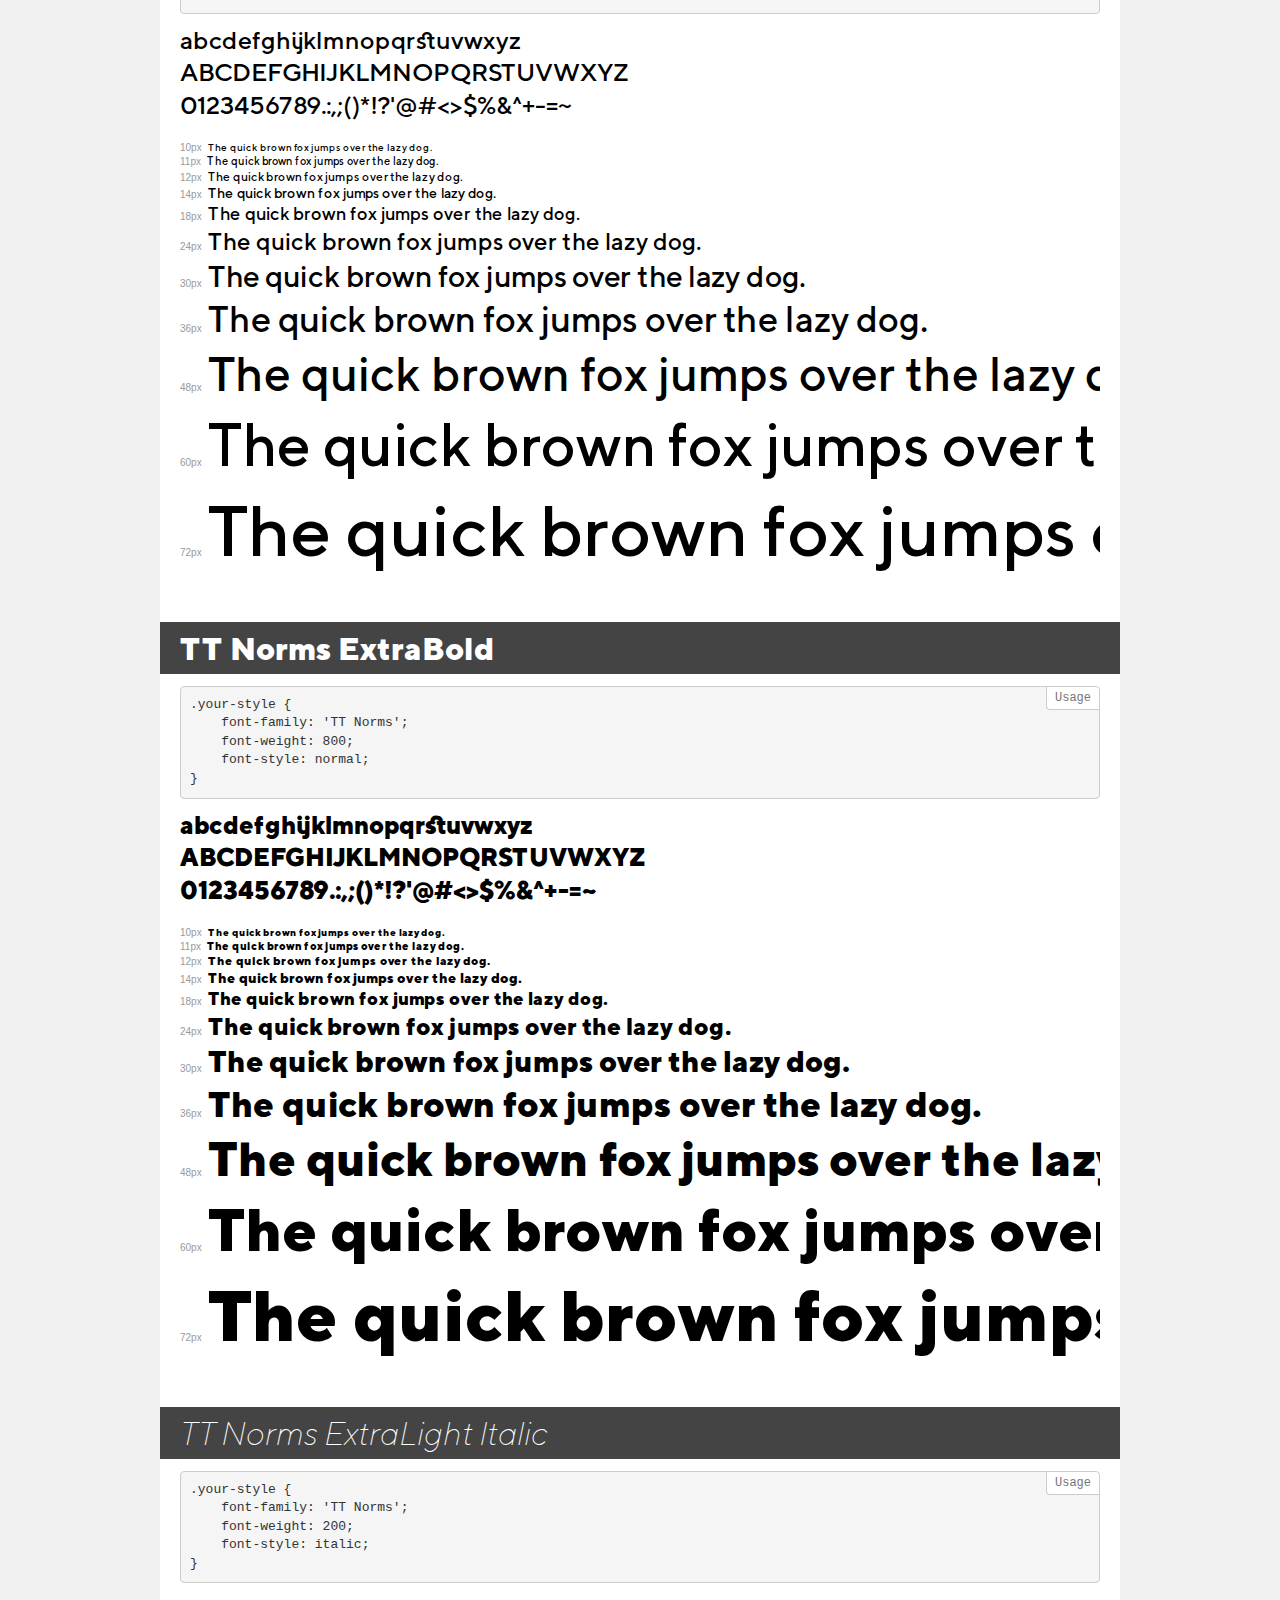
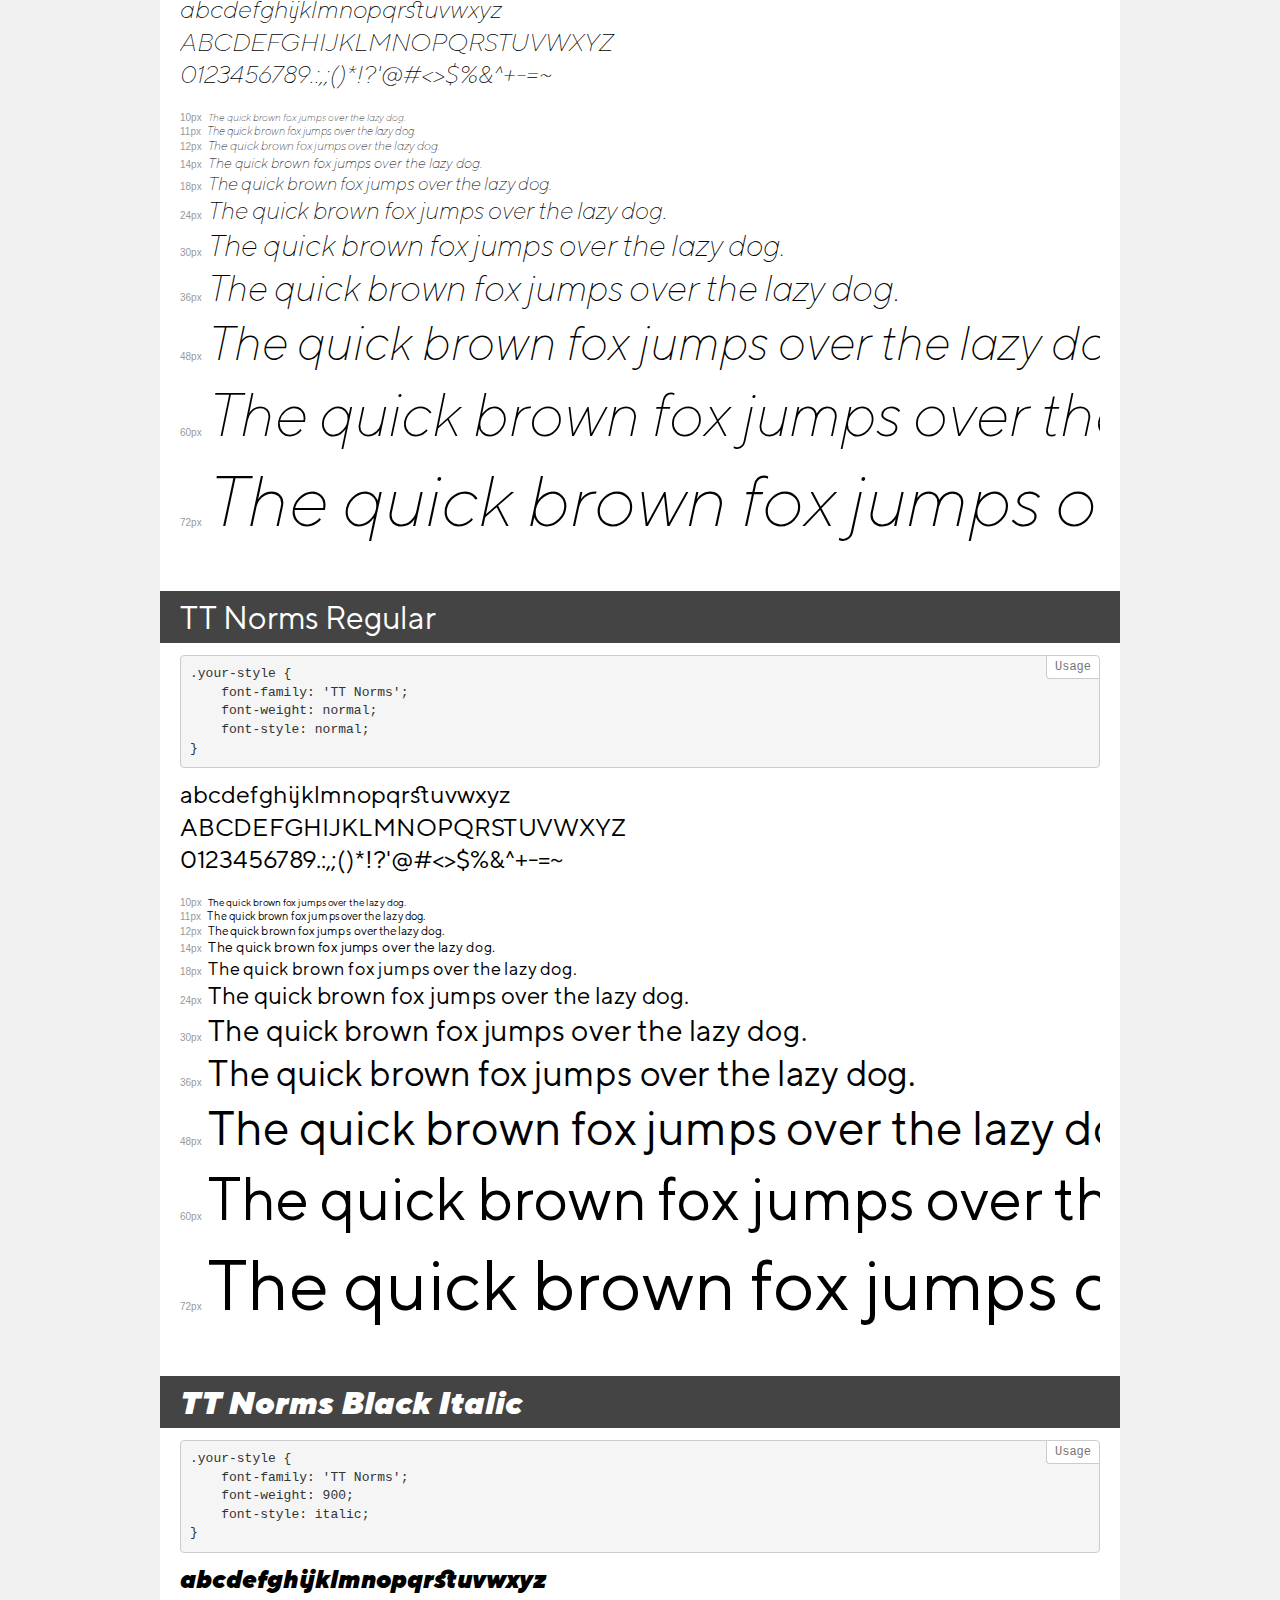
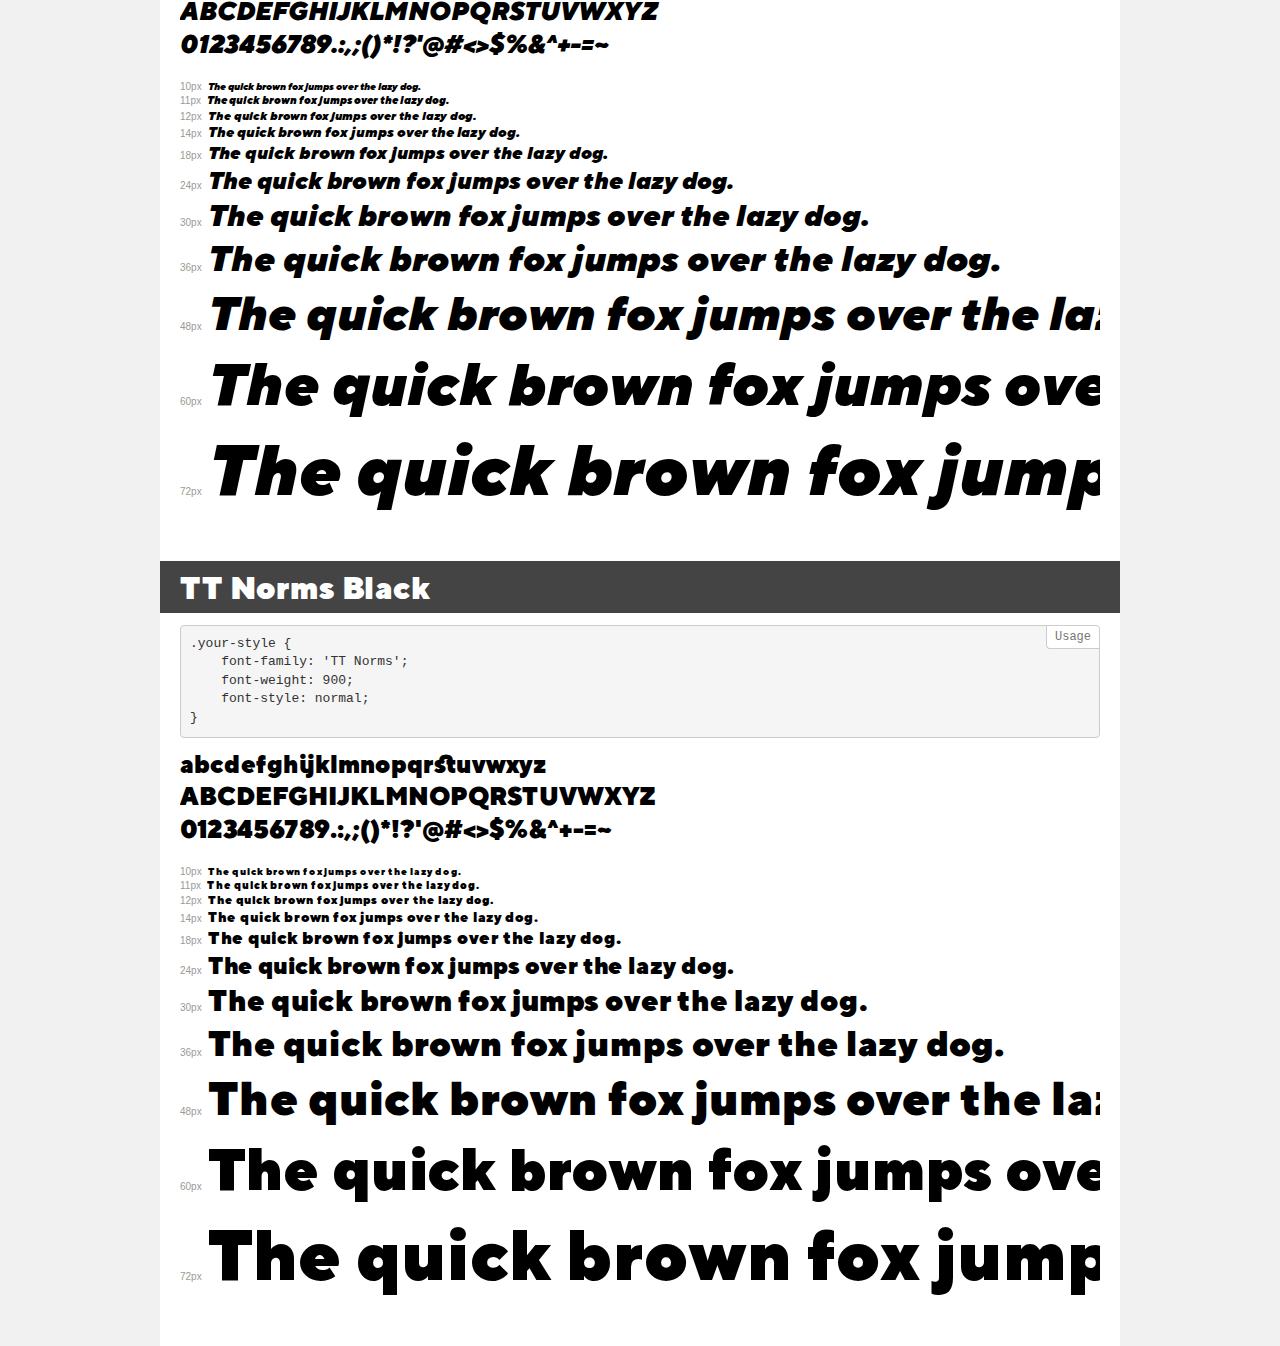
<file: izobud/assets/fonts/tt-norms/demo.html>
<!DOCTYPE html>
<html>
<head>
    <meta charset="utf-8">
    <meta http-equiv="X-UA-Compatible" content="IE=edge">
    <meta name="viewport" content="width=device-width, initial-scale=1">
    <meta name="robots" content="noindex, noarchive">
    <meta name="format-detection" content="telephone=no">
    <title>Transfonter demo</title>
    <link href="stylesheet.css" rel="stylesheet">
    <style>
        /*
        http://meyerweb.com/eric/tools/css/reset/
        v2.0 | 20110126
        License: none (public domain)
        */
        html, body, div, span, applet, object, iframe,
        h1, h2, h3, h4, h5, h6, p, blockquote, pre,
        a, abbr, acronym, address, big, cite, code,
        del, dfn, em, img, ins, kbd, q, s, samp,
        small, strike, strong, sub, sup, tt, var,
        b, u, i, center,
        dl, dt, dd, ol, ul, li,
        fieldset, form, label, legend,
        table, caption, tbody, tfoot, thead, tr, th, td,
        article, aside, canvas, details, embed,
        figure, figcaption, footer, header, hgroup,
        menu, nav, output, ruby, section, summary,
        time, mark, audio, video {
            margin: 0;
            padding: 0;
            border: 0;
            font-size: 100%;
            font: inherit;
            vertical-align: baseline;
        }
        /* HTML5 display-role reset for older browsers */
        article, aside, details, figcaption, figure,
        footer, header, hgroup, menu, nav, section {
            display: block;
        }
        body {
            line-height: 1;
        }
        ol, ul {
            list-style: none;
        }
        blockquote, q {
            quotes: none;
        }
        blockquote:before, blockquote:after,
        q:before, q:after {
            content: '';
            content: none;
        }
        table {
            border-collapse: collapse;
            border-spacing: 0;
        }
        /* common styles */
        body {
            background: #f1f1f1;
            color: #000;
        }
        .page {
            background: #fff;
            width: 920px;
            margin: 0 auto;
            padding: 20px 20px 0 20px;
            overflow: hidden;
        }
        .font-container {
            overflow-x: auto;
            overflow-y: hidden;
            margin-bottom: 40px;
            line-height: 1.3;
            white-space: nowrap;
            padding-bottom: 5px;
        }
        h1 {
            position: relative;
            background: #444;
            font-size: 32px;
            color: #fff;
            padding: 10px 20px;
            margin: 0 -20px 12px -20px;
        }
        .letters {
            font-size: 25px;
            margin-bottom: 20px;
        }
        .s10:before {
            content: '10px';
        }
        .s11:before {
            content: '11px';
        }
        .s12:before {
            content: '12px';
        }
        .s14:before {
            content: '14px';
        }
        .s18:before {
            content: '18px';
        }
        .s24:before {
            content: '24px';
        }
        .s30:before {
            content: '30px';
        }
        .s36:before {
            content: '36px';
        }
        .s48:before {
            content: '48px';
        }
        .s60:before {
            content: '60px';
        }
        .s72:before {
            content: '72px';
        }
        .s10:before, .s11:before, .s12:before, .s14:before,
        .s18:before, .s24:before, .s30:before, .s36:before,
        .s48:before, .s60:before, .s72:before {
            font-family: Arial, sans-serif;
            font-size: 10px;
            font-weight: normal;
            font-style: normal;
            color: #999;
            padding-right: 6px;
        }
        pre {
            display: block;
            position: relative;
            padding: 9px;
            margin: 0 0 10px;
            font-family: Monaco, Menlo, Consolas, "Courier New", monospace !important;
            font-size: 13px;
            line-height: 1.428571429;
            color: #333;
            font-weight: normal !important;
            font-style: normal !important;
            background-color: #f5f5f5;
            border: 1px solid #ccc;
            overflow-x: auto;
            border-radius: 4px;
        }
        pre:after {
            display: block;
            position: absolute;
            right: 0;
            top: 0;
            content: 'Usage';
            line-height: 1;
            padding: 5px 8px;
            font-size: 12px;
            color: #767676;
            background-color: #fff;
            border: 1px solid #ccc;
            border-right: none;
            border-top: none;
            border-radius: 0 4px 0 4px;
            z-index: 10;
        }
        /* responsive */
        @media (max-width: 959px) {
            .page {
                width: auto;
                margin: 0;
            }
        }
    </style>
</head>
<body>
<div class="page">
    <div class="demo" style="font-family: 'TT Norms'; font-weight: bold; font-style: normal;">
        <h1>TT Norms Bold</h1>
        <pre>.your-style {
    font-family: 'TT Norms';
    font-weight: bold;
    font-style: normal;
}</pre>
        <div class="font-container">
            <p class="letters">
                abcdefghijklmnopqrstuvwxyz<br>
ABCDEFGHIJKLMNOPQRSTUVWXYZ<br>
                0123456789.:,;()*!?'@#<>$%&^+-=~
            </p>
            <p class="s10" style="font-size: 10px;">The quick brown fox jumps over the lazy dog.</p>
            <p class="s11" style="font-size: 11px;">The quick brown fox jumps over the lazy dog.</p>
            <p class="s12" style="font-size: 12px;">The quick brown fox jumps over the lazy dog.</p>
            <p class="s14" style="font-size: 14px;">The quick brown fox jumps over the lazy dog.</p>
            <p class="s18" style="font-size: 18px;">The quick brown fox jumps over the lazy dog.</p>
            <p class="s24" style="font-size: 24px;">The quick brown fox jumps over the lazy dog.</p>
            <p class="s30" style="font-size: 30px;">The quick brown fox jumps over the lazy dog.</p>
            <p class="s36" style="font-size: 36px;">The quick brown fox jumps over the lazy dog.</p>
            <p class="s48" style="font-size: 48px;">The quick brown fox jumps over the lazy dog.</p>
            <p class="s60" style="font-size: 60px;">The quick brown fox jumps over the lazy dog.</p>
            <p class="s72" style="font-size: 72px;">The quick brown fox jumps over the lazy dog.</p>
        </div>
    </div>
    <div class="demo" style="font-family: 'TT Norms'; font-weight: 100; font-style: italic;">
        <h1>TT Norms Thin Italic</h1>
        <pre>.your-style {
    font-family: 'TT Norms';
    font-weight: 100;
    font-style: italic;
}</pre>
        <div class="font-container">
            <p class="letters">
                abcdefghijklmnopqrstuvwxyz<br>
ABCDEFGHIJKLMNOPQRSTUVWXYZ<br>
                0123456789.:,;()*!?'@#<>$%&^+-=~
            </p>
            <p class="s10" style="font-size: 10px;">The quick brown fox jumps over the lazy dog.</p>
            <p class="s11" style="font-size: 11px;">The quick brown fox jumps over the lazy dog.</p>
            <p class="s12" style="font-size: 12px;">The quick brown fox jumps over the lazy dog.</p>
            <p class="s14" style="font-size: 14px;">The quick brown fox jumps over the lazy dog.</p>
            <p class="s18" style="font-size: 18px;">The quick brown fox jumps over the lazy dog.</p>
            <p class="s24" style="font-size: 24px;">The quick brown fox jumps over the lazy dog.</p>
            <p class="s30" style="font-size: 30px;">The quick brown fox jumps over the lazy dog.</p>
            <p class="s36" style="font-size: 36px;">The quick brown fox jumps over the lazy dog.</p>
            <p class="s48" style="font-size: 48px;">The quick brown fox jumps over the lazy dog.</p>
            <p class="s60" style="font-size: 60px;">The quick brown fox jumps over the lazy dog.</p>
            <p class="s72" style="font-size: 72px;">The quick brown fox jumps over the lazy dog.</p>
        </div>
    </div>
    <div class="demo" style="font-family: 'TT Norms'; font-weight: 100; font-style: normal;">
        <h1>TT Norms Thin</h1>
        <pre>.your-style {
    font-family: 'TT Norms';
    font-weight: 100;
    font-style: normal;
}</pre>
        <div class="font-container">
            <p class="letters">
                abcdefghijklmnopqrstuvwxyz<br>
ABCDEFGHIJKLMNOPQRSTUVWXYZ<br>
                0123456789.:,;()*!?'@#<>$%&^+-=~
            </p>
            <p class="s10" style="font-size: 10px;">The quick brown fox jumps over the lazy dog.</p>
            <p class="s11" style="font-size: 11px;">The quick brown fox jumps over the lazy dog.</p>
            <p class="s12" style="font-size: 12px;">The quick brown fox jumps over the lazy dog.</p>
            <p class="s14" style="font-size: 14px;">The quick brown fox jumps over the lazy dog.</p>
            <p class="s18" style="font-size: 18px;">The quick brown fox jumps over the lazy dog.</p>
            <p class="s24" style="font-size: 24px;">The quick brown fox jumps over the lazy dog.</p>
            <p class="s30" style="font-size: 30px;">The quick brown fox jumps over the lazy dog.</p>
            <p class="s36" style="font-size: 36px;">The quick brown fox jumps over the lazy dog.</p>
            <p class="s48" style="font-size: 48px;">The quick brown fox jumps over the lazy dog.</p>
            <p class="s60" style="font-size: 60px;">The quick brown fox jumps over the lazy dog.</p>
            <p class="s72" style="font-size: 72px;">The quick brown fox jumps over the lazy dog.</p>
        </div>
    </div>
    <div class="demo" style="font-family: 'TT Norms'; font-weight: 300; font-style: italic;">
        <h1>TT Norms Light Italic</h1>
        <pre>.your-style {
    font-family: 'TT Norms';
    font-weight: 300;
    font-style: italic;
}</pre>
        <div class="font-container">
            <p class="letters">
                abcdefghijklmnopqrstuvwxyz<br>
ABCDEFGHIJKLMNOPQRSTUVWXYZ<br>
                0123456789.:,;()*!?'@#<>$%&^+-=~
            </p>
            <p class="s10" style="font-size: 10px;">The quick brown fox jumps over the lazy dog.</p>
            <p class="s11" style="font-size: 11px;">The quick brown fox jumps over the lazy dog.</p>
            <p class="s12" style="font-size: 12px;">The quick brown fox jumps over the lazy dog.</p>
            <p class="s14" style="font-size: 14px;">The quick brown fox jumps over the lazy dog.</p>
            <p class="s18" style="font-size: 18px;">The quick brown fox jumps over the lazy dog.</p>
            <p class="s24" style="font-size: 24px;">The quick brown fox jumps over the lazy dog.</p>
            <p class="s30" style="font-size: 30px;">The quick brown fox jumps over the lazy dog.</p>
            <p class="s36" style="font-size: 36px;">The quick brown fox jumps over the lazy dog.</p>
            <p class="s48" style="font-size: 48px;">The quick brown fox jumps over the lazy dog.</p>
            <p class="s60" style="font-size: 60px;">The quick brown fox jumps over the lazy dog.</p>
            <p class="s72" style="font-size: 72px;">The quick brown fox jumps over the lazy dog.</p>
        </div>
    </div>
    <div class="demo" style="font-family: 'TT Norms'; font-weight: 800; font-style: italic;">
        <h1>TT Norms ExtraBold Italic</h1>
        <pre>.your-style {
    font-family: 'TT Norms';
    font-weight: 800;
    font-style: italic;
}</pre>
        <div class="font-container">
            <p class="letters">
                abcdefghijklmnopqrstuvwxyz<br>
ABCDEFGHIJKLMNOPQRSTUVWXYZ<br>
                0123456789.:,;()*!?'@#<>$%&^+-=~
            </p>
            <p class="s10" style="font-size: 10px;">The quick brown fox jumps over the lazy dog.</p>
            <p class="s11" style="font-size: 11px;">The quick brown fox jumps over the lazy dog.</p>
            <p class="s12" style="font-size: 12px;">The quick brown fox jumps over the lazy dog.</p>
            <p class="s14" style="font-size: 14px;">The quick brown fox jumps over the lazy dog.</p>
            <p class="s18" style="font-size: 18px;">The quick brown fox jumps over the lazy dog.</p>
            <p class="s24" style="font-size: 24px;">The quick brown fox jumps over the lazy dog.</p>
            <p class="s30" style="font-size: 30px;">The quick brown fox jumps over the lazy dog.</p>
            <p class="s36" style="font-size: 36px;">The quick brown fox jumps over the lazy dog.</p>
            <p class="s48" style="font-size: 48px;">The quick brown fox jumps over the lazy dog.</p>
            <p class="s60" style="font-size: 60px;">The quick brown fox jumps over the lazy dog.</p>
            <p class="s72" style="font-size: 72px;">The quick brown fox jumps over the lazy dog.</p>
        </div>
    </div>
    <div class="demo" style="font-family: 'TT Norms'; font-weight: normal; font-style: italic;">
        <h1>TT Norms Italic</h1>
        <pre>.your-style {
    font-family: 'TT Norms';
    font-weight: normal;
    font-style: italic;
}</pre>
        <div class="font-container">
            <p class="letters">
                abcdefghijklmnopqrstuvwxyz<br>
ABCDEFGHIJKLMNOPQRSTUVWXYZ<br>
                0123456789.:,;()*!?'@#<>$%&^+-=~
            </p>
            <p class="s10" style="font-size: 10px;">The quick brown fox jumps over the lazy dog.</p>
            <p class="s11" style="font-size: 11px;">The quick brown fox jumps over the lazy dog.</p>
            <p class="s12" style="font-size: 12px;">The quick brown fox jumps over the lazy dog.</p>
            <p class="s14" style="font-size: 14px;">The quick brown fox jumps over the lazy dog.</p>
            <p class="s18" style="font-size: 18px;">The quick brown fox jumps over the lazy dog.</p>
            <p class="s24" style="font-size: 24px;">The quick brown fox jumps over the lazy dog.</p>
            <p class="s30" style="font-size: 30px;">The quick brown fox jumps over the lazy dog.</p>
            <p class="s36" style="font-size: 36px;">The quick brown fox jumps over the lazy dog.</p>
            <p class="s48" style="font-size: 48px;">The quick brown fox jumps over the lazy dog.</p>
            <p class="s60" style="font-size: 60px;">The quick brown fox jumps over the lazy dog.</p>
            <p class="s72" style="font-size: 72px;">The quick brown fox jumps over the lazy dog.</p>
        </div>
    </div>
    <div class="demo" style="font-family: 'TT Norms'; font-weight: 200; font-style: normal;">
        <h1>TT Norms ExtraLight</h1>
        <pre>.your-style {
    font-family: 'TT Norms';
    font-weight: 200;
    font-style: normal;
}</pre>
        <div class="font-container">
            <p class="letters">
                abcdefghijklmnopqrstuvwxyz<br>
ABCDEFGHIJKLMNOPQRSTUVWXYZ<br>
                0123456789.:,;()*!?'@#<>$%&^+-=~
            </p>
            <p class="s10" style="font-size: 10px;">The quick brown fox jumps over the lazy dog.</p>
            <p class="s11" style="font-size: 11px;">The quick brown fox jumps over the lazy dog.</p>
            <p class="s12" style="font-size: 12px;">The quick brown fox jumps over the lazy dog.</p>
            <p class="s14" style="font-size: 14px;">The quick brown fox jumps over the lazy dog.</p>
            <p class="s18" style="font-size: 18px;">The quick brown fox jumps over the lazy dog.</p>
            <p class="s24" style="font-size: 24px;">The quick brown fox jumps over the lazy dog.</p>
            <p class="s30" style="font-size: 30px;">The quick brown fox jumps over the lazy dog.</p>
            <p class="s36" style="font-size: 36px;">The quick brown fox jumps over the lazy dog.</p>
            <p class="s48" style="font-size: 48px;">The quick brown fox jumps over the lazy dog.</p>
            <p class="s60" style="font-size: 60px;">The quick brown fox jumps over the lazy dog.</p>
            <p class="s72" style="font-size: 72px;">The quick brown fox jumps over the lazy dog.</p>
        </div>
    </div>
    <div class="demo" style="font-family: 'TT Norms'; font-weight: 900; font-style: italic;">
        <h1>TT Norms Heavy Italic</h1>
        <pre>.your-style {
    font-family: 'TT Norms';
    font-weight: 900;
    font-style: italic;
}</pre>
        <div class="font-container">
            <p class="letters">
                abcdefghijklmnopqrstuvwxyz<br>
ABCDEFGHIJKLMNOPQRSTUVWXYZ<br>
                0123456789.:,;()*!?'@#<>$%&^+-=~
            </p>
            <p class="s10" style="font-size: 10px;">The quick brown fox jumps over the lazy dog.</p>
            <p class="s11" style="font-size: 11px;">The quick brown fox jumps over the lazy dog.</p>
            <p class="s12" style="font-size: 12px;">The quick brown fox jumps over the lazy dog.</p>
            <p class="s14" style="font-size: 14px;">The quick brown fox jumps over the lazy dog.</p>
            <p class="s18" style="font-size: 18px;">The quick brown fox jumps over the lazy dog.</p>
            <p class="s24" style="font-size: 24px;">The quick brown fox jumps over the lazy dog.</p>
            <p class="s30" style="font-size: 30px;">The quick brown fox jumps over the lazy dog.</p>
            <p class="s36" style="font-size: 36px;">The quick brown fox jumps over the lazy dog.</p>
            <p class="s48" style="font-size: 48px;">The quick brown fox jumps over the lazy dog.</p>
            <p class="s60" style="font-size: 60px;">The quick brown fox jumps over the lazy dog.</p>
            <p class="s72" style="font-size: 72px;">The quick brown fox jumps over the lazy dog.</p>
        </div>
    </div>
    <div class="demo" style="font-family: 'TT Norms'; font-weight: 500; font-style: italic;">
        <h1>TT Norms Medium Italic</h1>
        <pre>.your-style {
    font-family: 'TT Norms';
    font-weight: 500;
    font-style: italic;
}</pre>
        <div class="font-container">
            <p class="letters">
                abcdefghijklmnopqrstuvwxyz<br>
ABCDEFGHIJKLMNOPQRSTUVWXYZ<br>
                0123456789.:,;()*!?'@#<>$%&^+-=~
            </p>
            <p class="s10" style="font-size: 10px;">The quick brown fox jumps over the lazy dog.</p>
            <p class="s11" style="font-size: 11px;">The quick brown fox jumps over the lazy dog.</p>
            <p class="s12" style="font-size: 12px;">The quick brown fox jumps over the lazy dog.</p>
            <p class="s14" style="font-size: 14px;">The quick brown fox jumps over the lazy dog.</p>
            <p class="s18" style="font-size: 18px;">The quick brown fox jumps over the lazy dog.</p>
            <p class="s24" style="font-size: 24px;">The quick brown fox jumps over the lazy dog.</p>
            <p class="s30" style="font-size: 30px;">The quick brown fox jumps over the lazy dog.</p>
            <p class="s36" style="font-size: 36px;">The quick brown fox jumps over the lazy dog.</p>
            <p class="s48" style="font-size: 48px;">The quick brown fox jumps over the lazy dog.</p>
            <p class="s60" style="font-size: 60px;">The quick brown fox jumps over the lazy dog.</p>
            <p class="s72" style="font-size: 72px;">The quick brown fox jumps over the lazy dog.</p>
        </div>
    </div>
    <div class="demo" style="font-family: 'TT Norms'; font-weight: bold; font-style: italic;">
        <h1>TT Norms Bold Italic</h1>
        <pre>.your-style {
    font-family: 'TT Norms';
    font-weight: bold;
    font-style: italic;
}</pre>
        <div class="font-container">
            <p class="letters">
                abcdefghijklmnopqrstuvwxyz<br>
ABCDEFGHIJKLMNOPQRSTUVWXYZ<br>
                0123456789.:,;()*!?'@#<>$%&^+-=~
            </p>
            <p class="s10" style="font-size: 10px;">The quick brown fox jumps over the lazy dog.</p>
            <p class="s11" style="font-size: 11px;">The quick brown fox jumps over the lazy dog.</p>
            <p class="s12" style="font-size: 12px;">The quick brown fox jumps over the lazy dog.</p>
            <p class="s14" style="font-size: 14px;">The quick brown fox jumps over the lazy dog.</p>
            <p class="s18" style="font-size: 18px;">The quick brown fox jumps over the lazy dog.</p>
            <p class="s24" style="font-size: 24px;">The quick brown fox jumps over the lazy dog.</p>
            <p class="s30" style="font-size: 30px;">The quick brown fox jumps over the lazy dog.</p>
            <p class="s36" style="font-size: 36px;">The quick brown fox jumps over the lazy dog.</p>
            <p class="s48" style="font-size: 48px;">The quick brown fox jumps over the lazy dog.</p>
            <p class="s60" style="font-size: 60px;">The quick brown fox jumps over the lazy dog.</p>
            <p class="s72" style="font-size: 72px;">The quick brown fox jumps over the lazy dog.</p>
        </div>
    </div>
    <div class="demo" style="font-family: 'TT Norms'; font-weight: 900; font-style: normal;">
        <h1>TT Norms Heavy</h1>
        <pre>.your-style {
    font-family: 'TT Norms';
    font-weight: 900;
    font-style: normal;
}</pre>
        <div class="font-container">
            <p class="letters">
                abcdefghijklmnopqrstuvwxyz<br>
ABCDEFGHIJKLMNOPQRSTUVWXYZ<br>
                0123456789.:,;()*!?'@#<>$%&^+-=~
            </p>
            <p class="s10" style="font-size: 10px;">The quick brown fox jumps over the lazy dog.</p>
            <p class="s11" style="font-size: 11px;">The quick brown fox jumps over the lazy dog.</p>
            <p class="s12" style="font-size: 12px;">The quick brown fox jumps over the lazy dog.</p>
            <p class="s14" style="font-size: 14px;">The quick brown fox jumps over the lazy dog.</p>
            <p class="s18" style="font-size: 18px;">The quick brown fox jumps over the lazy dog.</p>
            <p class="s24" style="font-size: 24px;">The quick brown fox jumps over the lazy dog.</p>
            <p class="s30" style="font-size: 30px;">The quick brown fox jumps over the lazy dog.</p>
            <p class="s36" style="font-size: 36px;">The quick brown fox jumps over the lazy dog.</p>
            <p class="s48" style="font-size: 48px;">The quick brown fox jumps over the lazy dog.</p>
            <p class="s60" style="font-size: 60px;">The quick brown fox jumps over the lazy dog.</p>
            <p class="s72" style="font-size: 72px;">The quick brown fox jumps over the lazy dog.</p>
        </div>
    </div>
    <div class="demo" style="font-family: 'TT Norms'; font-weight: 300; font-style: normal;">
        <h1>TT Norms Light</h1>
        <pre>.your-style {
    font-family: 'TT Norms';
    font-weight: 300;
    font-style: normal;
}</pre>
        <div class="font-container">
            <p class="letters">
                abcdefghijklmnopqrstuvwxyz<br>
ABCDEFGHIJKLMNOPQRSTUVWXYZ<br>
                0123456789.:,;()*!?'@#<>$%&^+-=~
            </p>
            <p class="s10" style="font-size: 10px;">The quick brown fox jumps over the lazy dog.</p>
            <p class="s11" style="font-size: 11px;">The quick brown fox jumps over the lazy dog.</p>
            <p class="s12" style="font-size: 12px;">The quick brown fox jumps over the lazy dog.</p>
            <p class="s14" style="font-size: 14px;">The quick brown fox jumps over the lazy dog.</p>
            <p class="s18" style="font-size: 18px;">The quick brown fox jumps over the lazy dog.</p>
            <p class="s24" style="font-size: 24px;">The quick brown fox jumps over the lazy dog.</p>
            <p class="s30" style="font-size: 30px;">The quick brown fox jumps over the lazy dog.</p>
            <p class="s36" style="font-size: 36px;">The quick brown fox jumps over the lazy dog.</p>
            <p class="s48" style="font-size: 48px;">The quick brown fox jumps over the lazy dog.</p>
            <p class="s60" style="font-size: 60px;">The quick brown fox jumps over the lazy dog.</p>
            <p class="s72" style="font-size: 72px;">The quick brown fox jumps over the lazy dog.</p>
        </div>
    </div>
    <div class="demo" style="font-family: 'TT Norms'; font-weight: 500; font-style: normal;">
        <h1>TT Norms Medium</h1>
        <pre>.your-style {
    font-family: 'TT Norms';
    font-weight: 500;
    font-style: normal;
}</pre>
        <div class="font-container">
            <p class="letters">
                abcdefghijklmnopqrstuvwxyz<br>
ABCDEFGHIJKLMNOPQRSTUVWXYZ<br>
                0123456789.:,;()*!?'@#<>$%&^+-=~
            </p>
            <p class="s10" style="font-size: 10px;">The quick brown fox jumps over the lazy dog.</p>
            <p class="s11" style="font-size: 11px;">The quick brown fox jumps over the lazy dog.</p>
            <p class="s12" style="font-size: 12px;">The quick brown fox jumps over the lazy dog.</p>
            <p class="s14" style="font-size: 14px;">The quick brown fox jumps over the lazy dog.</p>
            <p class="s18" style="font-size: 18px;">The quick brown fox jumps over the lazy dog.</p>
            <p class="s24" style="font-size: 24px;">The quick brown fox jumps over the lazy dog.</p>
            <p class="s30" style="font-size: 30px;">The quick brown fox jumps over the lazy dog.</p>
            <p class="s36" style="font-size: 36px;">The quick brown fox jumps over the lazy dog.</p>
            <p class="s48" style="font-size: 48px;">The quick brown fox jumps over the lazy dog.</p>
            <p class="s60" style="font-size: 60px;">The quick brown fox jumps over the lazy dog.</p>
            <p class="s72" style="font-size: 72px;">The quick brown fox jumps over the lazy dog.</p>
        </div>
    </div>
    <div class="demo" style="font-family: 'TT Norms'; font-weight: 800; font-style: normal;">
        <h1>TT Norms ExtraBold</h1>
        <pre>.your-style {
    font-family: 'TT Norms';
    font-weight: 800;
    font-style: normal;
}</pre>
        <div class="font-container">
            <p class="letters">
                abcdefghijklmnopqrstuvwxyz<br>
ABCDEFGHIJKLMNOPQRSTUVWXYZ<br>
                0123456789.:,;()*!?'@#<>$%&^+-=~
            </p>
            <p class="s10" style="font-size: 10px;">The quick brown fox jumps over the lazy dog.</p>
            <p class="s11" style="font-size: 11px;">The quick brown fox jumps over the lazy dog.</p>
            <p class="s12" style="font-size: 12px;">The quick brown fox jumps over the lazy dog.</p>
            <p class="s14" style="font-size: 14px;">The quick brown fox jumps over the lazy dog.</p>
            <p class="s18" style="font-size: 18px;">The quick brown fox jumps over the lazy dog.</p>
            <p class="s24" style="font-size: 24px;">The quick brown fox jumps over the lazy dog.</p>
            <p class="s30" style="font-size: 30px;">The quick brown fox jumps over the lazy dog.</p>
            <p class="s36" style="font-size: 36px;">The quick brown fox jumps over the lazy dog.</p>
            <p class="s48" style="font-size: 48px;">The quick brown fox jumps over the lazy dog.</p>
            <p class="s60" style="font-size: 60px;">The quick brown fox jumps over the lazy dog.</p>
            <p class="s72" style="font-size: 72px;">The quick brown fox jumps over the lazy dog.</p>
        </div>
    </div>
    <div class="demo" style="font-family: 'TT Norms'; font-weight: 200; font-style: italic;">
        <h1>TT Norms ExtraLight Italic</h1>
        <pre>.your-style {
    font-family: 'TT Norms';
    font-weight: 200;
    font-style: italic;
}</pre>
        <div class="font-container">
            <p class="letters">
                abcdefghijklmnopqrstuvwxyz<br>
ABCDEFGHIJKLMNOPQRSTUVWXYZ<br>
                0123456789.:,;()*!?'@#<>$%&^+-=~
            </p>
            <p class="s10" style="font-size: 10px;">The quick brown fox jumps over the lazy dog.</p>
            <p class="s11" style="font-size: 11px;">The quick brown fox jumps over the lazy dog.</p>
            <p class="s12" style="font-size: 12px;">The quick brown fox jumps over the lazy dog.</p>
            <p class="s14" style="font-size: 14px;">The quick brown fox jumps over the lazy dog.</p>
            <p class="s18" style="font-size: 18px;">The quick brown fox jumps over the lazy dog.</p>
            <p class="s24" style="font-size: 24px;">The quick brown fox jumps over the lazy dog.</p>
            <p class="s30" style="font-size: 30px;">The quick brown fox jumps over the lazy dog.</p>
            <p class="s36" style="font-size: 36px;">The quick brown fox jumps over the lazy dog.</p>
            <p class="s48" style="font-size: 48px;">The quick brown fox jumps over the lazy dog.</p>
            <p class="s60" style="font-size: 60px;">The quick brown fox jumps over the lazy dog.</p>
            <p class="s72" style="font-size: 72px;">The quick brown fox jumps over the lazy dog.</p>
        </div>
    </div>
    <div class="demo" style="font-family: 'TT Norms'; font-weight: normal; font-style: normal;">
        <h1>TT Norms Regular</h1>
        <pre>.your-style {
    font-family: 'TT Norms';
    font-weight: normal;
    font-style: normal;
}</pre>
        <div class="font-container">
            <p class="letters">
                abcdefghijklmnopqrstuvwxyz<br>
ABCDEFGHIJKLMNOPQRSTUVWXYZ<br>
                0123456789.:,;()*!?'@#<>$%&^+-=~
            </p>
            <p class="s10" style="font-size: 10px;">The quick brown fox jumps over the lazy dog.</p>
            <p class="s11" style="font-size: 11px;">The quick brown fox jumps over the lazy dog.</p>
            <p class="s12" style="font-size: 12px;">The quick brown fox jumps over the lazy dog.</p>
            <p class="s14" style="font-size: 14px;">The quick brown fox jumps over the lazy dog.</p>
            <p class="s18" style="font-size: 18px;">The quick brown fox jumps over the lazy dog.</p>
            <p class="s24" style="font-size: 24px;">The quick brown fox jumps over the lazy dog.</p>
            <p class="s30" style="font-size: 30px;">The quick brown fox jumps over the lazy dog.</p>
            <p class="s36" style="font-size: 36px;">The quick brown fox jumps over the lazy dog.</p>
            <p class="s48" style="font-size: 48px;">The quick brown fox jumps over the lazy dog.</p>
            <p class="s60" style="font-size: 60px;">The quick brown fox jumps over the lazy dog.</p>
            <p class="s72" style="font-size: 72px;">The quick brown fox jumps over the lazy dog.</p>
        </div>
    </div>
    <div class="demo" style="font-family: 'TT Norms'; font-weight: 900; font-style: italic;">
        <h1>TT Norms Black Italic</h1>
        <pre>.your-style {
    font-family: 'TT Norms';
    font-weight: 900;
    font-style: italic;
}</pre>
        <div class="font-container">
            <p class="letters">
                abcdefghijklmnopqrstuvwxyz<br>
ABCDEFGHIJKLMNOPQRSTUVWXYZ<br>
                0123456789.:,;()*!?'@#<>$%&^+-=~
            </p>
            <p class="s10" style="font-size: 10px;">The quick brown fox jumps over the lazy dog.</p>
            <p class="s11" style="font-size: 11px;">The quick brown fox jumps over the lazy dog.</p>
            <p class="s12" style="font-size: 12px;">The quick brown fox jumps over the lazy dog.</p>
            <p class="s14" style="font-size: 14px;">The quick brown fox jumps over the lazy dog.</p>
            <p class="s18" style="font-size: 18px;">The quick brown fox jumps over the lazy dog.</p>
            <p class="s24" style="font-size: 24px;">The quick brown fox jumps over the lazy dog.</p>
            <p class="s30" style="font-size: 30px;">The quick brown fox jumps over the lazy dog.</p>
            <p class="s36" style="font-size: 36px;">The quick brown fox jumps over the lazy dog.</p>
            <p class="s48" style="font-size: 48px;">The quick brown fox jumps over the lazy dog.</p>
            <p class="s60" style="font-size: 60px;">The quick brown fox jumps over the lazy dog.</p>
            <p class="s72" style="font-size: 72px;">The quick brown fox jumps over the lazy dog.</p>
        </div>
    </div>
    <div class="demo" style="font-family: 'TT Norms'; font-weight: 900; font-style: normal;">
        <h1>TT Norms Black</h1>
        <pre>.your-style {
    font-family: 'TT Norms';
    font-weight: 900;
    font-style: normal;
}</pre>
        <div class="font-container">
            <p class="letters">
                abcdefghijklmnopqrstuvwxyz<br>
ABCDEFGHIJKLMNOPQRSTUVWXYZ<br>
                0123456789.:,;()*!?'@#<>$%&^+-=~
            </p>
            <p class="s10" style="font-size: 10px;">The quick brown fox jumps over the lazy dog.</p>
            <p class="s11" style="font-size: 11px;">The quick brown fox jumps over the lazy dog.</p>
            <p class="s12" style="font-size: 12px;">The quick brown fox jumps over the lazy dog.</p>
            <p class="s14" style="font-size: 14px;">The quick brown fox jumps over the lazy dog.</p>
            <p class="s18" style="font-size: 18px;">The quick brown fox jumps over the lazy dog.</p>
            <p class="s24" style="font-size: 24px;">The quick brown fox jumps over the lazy dog.</p>
            <p class="s30" style="font-size: 30px;">The quick brown fox jumps over the lazy dog.</p>
            <p class="s36" style="font-size: 36px;">The quick brown fox jumps over the lazy dog.</p>
            <p class="s48" style="font-size: 48px;">The quick brown fox jumps over the lazy dog.</p>
            <p class="s60" style="font-size: 60px;">The quick brown fox jumps over the lazy dog.</p>
            <p class="s72" style="font-size: 72px;">The quick brown fox jumps over the lazy dog.</p>
        </div>
    </div>
</div>
</body>
</html>
</file>
<file: assets/css/style.css>
@import url('https://fonts.googleapis.com/css2?family=Inter:wght@400;500;600;700;800&display=swap');
*{
    margin: 0;
    padding: 0;
    font-family: 'Inter', sans-serif;
}
.first{
    background-image: url('../imgs/bg1.png');
    background-position: top center;
    background-repeat: no-repeat;
    background-size: cover;
    padding-top: 47px;
    padding-bottom: 100px;
}
.logo{
    display: -webkit-flex;
    display: -moz-flex;
    display: -ms-flex;
    display: -o-flex;
    display: flex;
    justify-content: center;
}
.first__main{
    display: -webkit-flex;
    display: -moz-flex;
    display: -ms-flex;
    display: -o-flex;
    display: flex;
    -ms-align-items: center;
    align-items: center;
    margin-top: 30px;
}
.first__left{
    padding-left: 100px;
}
.first__left h3{
    font-weight: 700;
    font-size: 60px;
    line-height: 120%;
    color: #222222;
}
.first__left p{
    font-weight: 400;
    font-size: 24px;
    line-height: 130%;
    color: #222222;
    margin-top: 48px;
}
.first__left button{
    padding: 12px 24px;
    background: #A1498C;
    border-radius: 100px;
    font-weight: 600;
    font-size: 16px;
    line-height: 21px;
    color: #FFFFFF;
    border: 0;
    margin-top: 44px;
}
.first__right img{
    width: 651px;
}
.form{
    background-color: #A1498C;
    padding: 82px 0;
}
.form p{
    margin: 0 auto;
    max-width: 500px;
    text-align: center;
    font-weight: 700;
    font-size: 36px;
    line-height: 120%;
    color: #fff;
}
.form form{
    background: rgba(255, 255, 255, 0.17);
    border-radius: 24px;
    padding: 36px 48px;
    max-width: 460px;
    margin: 0 auto;
    margin-top: 48px;
    display: -webkit-flex;
    display: -moz-flex;
    display: -ms-flex;
    display: -o-flex;
    display: flex;
    flex-direction: column;
    -ms-align-items: center;
}
.form label{
    margin-bottom: 12px;
    font-weight: 500;
    font-size: 16px;
    line-height: 24px;
    color: #FFFFFF;
}
.form input[type='text'], .form input[type='email']{
    padding-left: 20px;
    font-size: 16px;
    margin-bottom: 24px;
    background: rgba(255, 255, 255, 0.51);
    border: 1px solid #FFFFFF;
    border-radius: 100px;
    height: 43px;
    color: #fff;
}
.form input[type='submit']{
    padding: 12px 24px;
    background: #FFFFFF;
    border-radius: 100px;
    font-weight: 600;
    font-size: 16px;
    line-height: 21px;
    color: #A1498C;
    width: 105px;
    margin: 0 auto;
    border: 0;
}
.tale{
    padding-bottom: 150px;
    background-image: url('../imgs/bg2.png');
    background-position: top center;
    background-repeat: no-repeat;
    background-size: cover;
    background-color: #fafafa;
}
.tale__header{
    padding-top: 100px;
    font-weight: 700;
    font-size: 36px;
    line-height: 120%;
    text-align: center;
    color: #222222;
}
.tale__text{
    font-weight: 400;
    font-size: 24px;
    line-height: 130%;
    text-align: center;
    color: #222222;
    margin: 0 auto;
    margin-top: 48px;
    max-width: 500px;
}
.tale__panel{
    display: -webkit-flex;
    display: -moz-flex;
    display: -ms-flex;
    display: -o-flex;
    display: flex;
    justify-content: center;
    margin-top: 36px;
}
.tale__elem{
    padding: 24px;
    background: #FFFFFF;
    box-shadow: 0px 4px 24px rgba(0, 0, 0, 0.04);
    border-radius: 24px;
    max-width: 340px;
}
.tale__elem omg{
    max-width: 340px;
}
.tale__elem + .tale__elem{
    margin-left: 36px;
}
.tale__elem-header{
    margin-top: 24px;
    margin-bottom: 18px;
    font-weight: 600;
    font-size: 24px;
    line-height: 130%;
    color: #222222;
}
.tale__elem-text{
    font-weight: 400;
    font-size: 18px;
    line-height: 27px;
    color: #222222;
}
footer{
    padding: 48px 100px;
    display: grid;
    grid-template-columns: 1fr 1fr 1fr;
}
footer span{
    font-weight: 400;
    font-size: 14px;
    line-height: 21px;
    align-items: center;
    margin: 0 auto;
    margin-top: 9px;
    color: #222222;
}
.links{
    display: -webkit-flex;
    display: -moz-flex;
    display: -ms-flex;
    display: -o-flex;
    display: flex;
    margin-left: auto;
}
.links a{
    display: -webkit-flex;
    display: -moz-flex;
    display: -ms-flex;
    display: -o-flex;
    display: flex;
    -ms-align-items: center;
    align-items: center;
    justify-content: center;
    text-decoration: none;
    width: 34px;
    height: 34px;
    background: #A1498C;
    border-radius: 8px;
}
.links a + a{
    margin-left: 18px;
}
@media screen and (max-width: 1250px){
    .tale__panel{
        flex-direction: column;
        -ms-align-items: center;
        align-items: center;
    }
    .first__main{
        flex-direction: column;
    }
}
@media screen and (max-width: 900px){
    .logo img{
        width: 154px;
    }
    footer{
        padding: 44px 0;
        display: grid;
        grid-template-columns: 1fr;
    }
    .footer__logo{
        margin: 0 auto;
        width: 154px;
    }
    footer span{
        grid-row-start: 3;
        margin-top: 0;
    }
    .links{
        grid-row-start: 2;
        margin: 0 auto;
        margin-top: 28px;
        margin-bottom: 24px;
    }
    .first__main{
        margin-top: 108px;
    }
    .first__left{
        padding-left: 0;
        padding: 0 24px;
    }
    .first__left h3{
        font-size: 42px;
        text-align: center;
    }
    .first__left p{
        font-size: 18px;
        text-align: center;
    }
    .first__left button{
        width: 100%;
    }
    .first__right img{
        width: 355px;
        margin-top: 44px;
    }
    .tale{
        padding-bottom: 64px;
        background-image: url('../imgs/bg3.png');
    }
    .tale__header{
        padding-top: 64px;
        font-size: 28px;
    }
    .tale__elem-header{
        font-size: 18px;
    }
    .tale__text{
        font-size: 18px;
        margin-top: 24px;
        max-width: 291px;
    }
    .tale__panel{
        align-items: center;
        margin-top: 32px;
    }
    .tale__elem{
        max-width: 279px;
    }
    .tale__elem img{
        width: 279px;
    }
    .tale__elem + .tale__elem{
        margin-left: 0;
        margin-top: 24px;
    }
    .tale__elem-text{
        font-size: 16px;
    }
    .form{
        padding: 64px 0;
    }
    .form p{
        padding: 0 24px;
        font-size: 28px;
    }
    .form form{
        border-radius: 0;
        padding: 36px 24px;
    }
    .form input[type='submit']{
        width: 100%;
    }
}
@media screen and (max-width: 370px){
    .first__right img{
        width: 320px;
    }
    .tale__elem{
        max-width: 260px;
    }
    .tale__elem img{
        width: 260px;
    }
}
</file>
<file: EKTA/assets/css/air-datepicker.css>
.air-datepicker-cell.-day-.-other-month-,.air-datepicker-cell.-year-.-other-decade-{color:var(--adp-color-other-month)}.air-datepicker-cell.-day-.-other-month-:hover,.air-datepicker-cell.-year-.-other-decade-:hover{color:var(--adp-color-other-month-hover)}.-disabled-.-focus-.air-datepicker-cell.-day-.-other-month-,.-disabled-.-focus-.air-datepicker-cell.-year-.-other-decade-{color:var(--adp-color-other-month)}.-selected-.air-datepicker-cell.-day-.-other-month-,.-selected-.air-datepicker-cell.-year-.-other-decade-{color:#fff;background:var(--adp-background-color-selected-other-month)}.-selected-.-focus-.air-datepicker-cell.-day-.-other-month-,.-selected-.-focus-.air-datepicker-cell.-year-.-other-decade-{background:var(--adp-background-color-selected-other-month-focused)}.-in-range-.air-datepicker-cell.-day-.-other-month-,.-in-range-.air-datepicker-cell.-year-.-other-decade-{background-color:var(--adp-background-color-in-range);color:var(--adp-color)}.-in-range-.-focus-.air-datepicker-cell.-day-.-other-month-,.-in-range-.-focus-.air-datepicker-cell.-year-.-other-decade-{background-color:var(--adp-background-color-in-range-focused)}.air-datepicker-cell.-day-.-other-month-:empty,.air-datepicker-cell.-year-.-other-decade-:empty{background:none;border:none}.air-datepicker-cell{border-radius:var(--adp-cell-border-radius);box-sizing:border-box;cursor:pointer;display:flex;position:relative;align-items:center;justify-content:center;z-index:1}.air-datepicker-cell.-focus-{background:var(--adp-background-color-hover)}.air-datepicker-cell.-current-{color:var(--adp-color-current-date)}.air-datepicker-cell.-current-.-focus-{color:var(--adp-color)}.air-datepicker-cell.-current-.-in-range-{color:var(--adp-color-current-date)}.air-datepicker-cell.-disabled-{cursor:default;color:var(--adp-color-disabled)}.air-datepicker-cell.-disabled-.-focus-{color:var(--adp-color-disabled)}.air-datepicker-cell.-disabled-.-in-range-{color:var(--adp-color-disabled-in-range)}.air-datepicker-cell.-disabled-.-current-.-focus-{color:var(--adp-color-disabled)}.air-datepicker-cell.-in-range-{background:var(--adp-cell-background-color-in-range);border-radius:0}.air-datepicker-cell.-in-range-:hover{background:var(--adp-cell-background-color-in-range-hover)}.air-datepicker-cell.-range-from-{border:1px solid var(--adp-cell-border-color-in-range);background-color:var(--adp-cell-background-color-in-range);border-radius:var(--adp-cell-border-radius) 0 0 var(--adp-cell-border-radius)}.air-datepicker-cell.-range-to-{border:1px solid var(--adp-cell-border-color-in-range);background-color:var(--adp-cell-background-color-in-range);border-radius:0 var(--adp-cell-border-radius) var(--adp-cell-border-radius) 0}.air-datepicker-cell.-range-to-.-range-from-{border-radius:var(--adp-cell-border-radius)}.air-datepicker-cell.-selected-{color:#fff;border:none;background:var(--adp-cell-background-color-selected)}.air-datepicker-cell.-selected-.-current-{color:#fff;background:var(--adp-cell-background-color-selected)}.air-datepicker-cell.-selected-.-focus-{background:var(--adp-cell-background-color-selected-hover)}

.air-datepicker-body{transition:all var(--adp-transition-duration) var(--adp-transition-ease)}.air-datepicker-body.-hidden-{display:none}.air-datepicker-body--day-names{display:grid;grid-template-columns:repeat(7, var(--adp-day-cell-width));margin:8px 0 3px}.air-datepicker-body--day-name{color:var(--adp-day-name-color);display:flex;align-items:center;justify-content:center;flex:1;text-align:center;text-transform:uppercase;font-size:.8em}.air-datepicker-body--day-name.-clickable-{cursor:pointer}.air-datepicker-body--day-name.-clickable-:hover{color:var(--adp-day-name-color-hover)}.air-datepicker-body--cells{display:grid}.air-datepicker-body--cells.-days-{grid-template-columns:repeat(7, var(--adp-day-cell-width));grid-auto-rows:var(--adp-day-cell-height)}.air-datepicker-body--cells.-months-{grid-template-columns:repeat(3, 1fr);grid-auto-rows:var(--adp-month-cell-height)}.air-datepicker-body--cells.-years-{grid-template-columns:repeat(4, 1fr);grid-auto-rows:var(--adp-year-cell-height)}

.air-datepicker-nav{display:flex;justify-content:space-between;border-bottom:1px solid var(--adp-border-color-inner);min-height:var(--adp-nav-height);padding:var(--adp-padding);box-sizing:content-box}.-only-timepicker- .air-datepicker-nav{display:none}.air-datepicker-nav--title,.air-datepicker-nav--action{display:flex;cursor:pointer;align-items:center;justify-content:center}.air-datepicker-nav--action{width:var(--adp-nav-action-size);border-radius:var(--adp-border-radius);-webkit-user-select:none;-moz-user-select:none;user-select:none}.air-datepicker-nav--action:hover{background:var(--adp-background-color-hover)}.air-datepicker-nav--action:active{background:var(--adp-background-color-active)}.air-datepicker-nav--action.-disabled-{visibility:hidden}.air-datepicker-nav--action svg{width:32px;height:32px}.air-datepicker-nav--action path{fill:none;stroke:var(--adp-nav-arrow-color);stroke-width:2px}.air-datepicker-nav--title{border-radius:var(--adp-border-radius);padding:0 8px}.air-datepicker-nav--title i{font-style:normal;color:var(--adp-nav-color-secondary);margin-left:.3em}.air-datepicker-nav--title:hover{background:var(--adp-background-color-hover)}.air-datepicker-nav--title:active{background:var(--adp-background-color-active)}.air-datepicker-nav--title.-disabled-{cursor:default;background:none}

.air-datepicker-buttons{display:grid;grid-auto-columns:1fr;grid-auto-flow:column}.air-datepicker-button{display:inline-flex;color:var(--adp-btn-color);border-radius:var(--adp-btn-border-radius);cursor:pointer;height:var(--adp-btn-height);border:none;background:rgba(255,255,255,0)}.air-datepicker-button:hover{color:var(--adp-btn-color-hover);background:var(--adp-btn-background-color-hover)}.air-datepicker-button:focus{color:var(--adp-btn-color-hover);background:var(--adp-btn-background-color-hover);outline:none}.air-datepicker-button:active{background:var(--adp-btn-background-color-active)}.air-datepicker-button span{outline:none;display:flex;align-items:center;justify-content:center;width:100%;height:100%}

.air-datepicker-time{display:grid;grid-template-columns:-webkit-max-content 1fr;grid-template-columns:max-content 1fr;grid-column-gap:12px;align-items:center;position:relative;padding:0 var(--adp-time-padding-inner)}.-only-timepicker- .air-datepicker-time{border-top:none}.air-datepicker-time--current{display:flex;align-items:center;flex:1;font-size:14px;text-align:center}.air-datepicker-time--current-colon{margin:0 2px 3px;line-height:1}.air-datepicker-time--current-hours,.air-datepicker-time--current-minutes{line-height:1;font-size:19px;font-family:"Century Gothic", CenturyGothic, AppleGothic, sans-serif;position:relative;z-index:1}.air-datepicker-time--current-hours:after,.air-datepicker-time--current-minutes:after{content:'';background:var(--adp-background-color-hover);border-radius:var(--adp-border-radius);position:absolute;left:-2px;top:-3px;right:-2px;bottom:-2px;z-index:-1;opacity:0}.air-datepicker-time--current-hours.-focus-:after,.air-datepicker-time--current-minutes.-focus-:after{opacity:1}.air-datepicker-time--current-ampm{text-transform:uppercase;align-self:flex-end;color:var(--adp-time-day-period-color);margin-left:6px;font-size:11px;margin-bottom:1px}.air-datepicker-time--row{display:flex;align-items:center;font-size:11px;height:17px;background:linear-gradient(to right, var(--adp-time-track-color), var(--adp-time-track-color)) left 50%/100% var(--adp-time-track-height) no-repeat}.air-datepicker-time--row:first-child{margin-bottom:4px}.air-datepicker-time--row input[type='range']{background:none;cursor:pointer;flex:1;height:100%;width:100%;padding:0;margin:0;-webkit-appearance:none}.air-datepicker-time--row input[type='range']::-webkit-slider-thumb{-webkit-appearance:none}.air-datepicker-time--row input[type='range']::-ms-tooltip{display:none}.air-datepicker-time--row input[type='range']:hover::-webkit-slider-thumb{border-color:var(--adp-time-track-color-hover)}.air-datepicker-time--row input[type='range']:hover::-moz-range-thumb{border-color:var(--adp-time-track-color-hover)}.air-datepicker-time--row input[type='range']:hover::-ms-thumb{border-color:var(--adp-time-track-color-hover)}.air-datepicker-time--row input[type='range']:focus{outline:none}.air-datepicker-time--row input[type='range']:focus::-webkit-slider-thumb{background:var(--adp-cell-background-color-selected);border-color:var(--adp-cell-background-color-selected)}.air-datepicker-time--row input[type='range']:focus::-moz-range-thumb{background:var(--adp-cell-background-color-selected);border-color:var(--adp-cell-background-color-selected)}.air-datepicker-time--row input[type='range']:focus::-ms-thumb{background:var(--adp-cell-background-color-selected);border-color:var(--adp-cell-background-color-selected)}.air-datepicker-time--row input[type='range']::-webkit-slider-thumb{box-sizing:border-box;height:12px;width:12px;border-radius:3px;border:1px solid var(--adp-time-track-color);background:#fff;cursor:pointer;-webkit-transition:background var(--adp-transition-duration);transition:background var(--adp-transition-duration)}.air-datepicker-time--row input[type='range']::-moz-range-thumb{box-sizing:border-box;height:12px;width:12px;border-radius:3px;border:1px solid var(--adp-time-track-color);background:#fff;cursor:pointer;-moz-transition:background var(--adp-transition-duration);transition:background var(--adp-transition-duration)}.air-datepicker-time--row input[type='range']::-ms-thumb{box-sizing:border-box;height:12px;width:12px;border-radius:3px;border:1px solid var(--adp-time-track-color);background:#fff;cursor:pointer;-ms-transition:background var(--adp-transition-duration);transition:background var(--adp-transition-duration)}.air-datepicker-time--row input[type='range']::-webkit-slider-thumb{margin-top:calc(var(--adp-time-thumb-size) / 2 * -1)}.air-datepicker-time--row input[type='range']::-webkit-slider-runnable-track{border:none;height:var(--adp-time-track-height);cursor:pointer;color:transparent;background:transparent}.air-datepicker-time--row input[type='range']::-moz-range-track{border:none;height:var(--adp-time-track-height);cursor:pointer;color:transparent;background:transparent}.air-datepicker-time--row input[type='range']::-ms-track{border:none;height:var(--adp-time-track-height);cursor:pointer;color:transparent;background:transparent}.air-datepicker-time--row input[type='range']::-ms-fill-lower{background:transparent}.air-datepicker-time--row input[type='range']::-ms-fill-upper{background:transparent}

.air-datepicker{--adp-font-family: -apple-system, BlinkMacSystemFont, "Segoe UI", Roboto, Helvetica, Arial, sans-serif, "Apple Color Emoji", "Segoe UI Emoji", "Segoe UI Symbol";--adp-font-size: 14px;--adp-width: 246px;--adp-z-index: 100;--adp-padding: 4px;--adp-grid-areas:
    'nav'
    'body'
    'timepicker'
    'buttons';--adp-transition-duration: .3s;--adp-transition-ease: ease-out;--adp-transition-offset: 8px;--adp-background-color: #fff;--adp-background-color-hover: #f0f0f0;--adp-background-color-active: #eaeaea;--adp-background-color-in-range: rgba(92, 196, 239, .1);--adp-background-color-in-range-focused: rgba(92, 196, 239, .2);--adp-background-color-selected-other-month-focused: #8ad5f4;--adp-background-color-selected-other-month: #a2ddf6;--adp-color: #4a4a4a;--adp-color-secondary: #9c9c9c;--adp-accent-color: #4eb5e6;--adp-color-current-date: var(--adp-accent-color);--adp-color-other-month: #dedede;--adp-color-disabled: #aeaeae;--adp-color-disabled-in-range: #939393;--adp-color-other-month-hover: #c5c5c5;--adp-border-color: #dbdbdb;--adp-border-color-inner: #efefef;--adp-border-radius: 4px;--adp-border-color-inline: #d7d7d7;--adp-nav-height: 32px;--adp-nav-arrow-color: var(--adp-color-secondary);--adp-nav-action-size: 32px;--adp-nav-color-secondary: var(--adp-color-secondary);--adp-day-name-color: #ff9a19;--adp-day-name-color-hover: #8ad5f4;--adp-day-cell-width: 1fr;--adp-day-cell-height: 32px;--adp-month-cell-height: 42px;--adp-year-cell-height: 56px;--adp-pointer-size: 10px;--adp-poiner-border-radius: 2px;--adp-pointer-offset: 14px;--adp-cell-border-radius: 4px;--adp-cell-background-color-selected: #5cc4ef;--adp-cell-background-color-selected-hover: #45bced;--adp-cell-background-color-in-range: rgba(92, 196, 239, 0.1);--adp-cell-background-color-in-range-hover: rgba(92, 196, 239, 0.2);--adp-cell-border-color-in-range: var(--adp-cell-background-color-selected);--adp-btn-height: 32px;--adp-btn-color: var(--adp-accent-color);--adp-btn-color-hover: var(--adp-color);--adp-btn-border-radius: var(--adp-border-radius);--adp-btn-background-color-hover: var(--adp-background-color-hover);--adp-btn-background-color-active: var(--adp-background-color-active);--adp-time-track-height: 1px;--adp-time-track-color: #dedede;--adp-time-track-color-hover: #b1b1b1;--adp-time-thumb-size: 12px;--adp-time-padding-inner: 10px;--adp-time-day-period-color: var(--adp-color-secondary);--adp-mobile-font-size: 16px;--adp-mobile-nav-height: 40px;--adp-mobile-width: 320px;--adp-mobile-day-cell-height: 38px;--adp-mobile-month-cell-height: 48px;--adp-mobile-year-cell-height: 64px}.air-datepicker-overlay{--adp-overlay-background-color: rgba(0, 0, 0, .3);--adp-overlay-transition-duration: .3s;--adp-overlay-transition-ease: ease-out;--adp-overlay-z-index: 99}

.air-datepicker{background:var(--adp-background-color);border:1px solid var(--adp-border-color);box-shadow:0 4px 12px rgba(0,0,0,0.15);border-radius:var(--adp-border-radius);box-sizing:content-box;display:grid;grid-template-columns:1fr;grid-template-rows:repeat(4, -webkit-max-content);grid-template-rows:repeat(4, max-content);grid-template-areas:var(--adp-grid-areas);font-family:var(--adp-font-family),sans-serif;font-size:var(--adp-font-size);color:var(--adp-color);width:var(--adp-width);position:absolute;transition:opacity var(--adp-transition-duration) var(--adp-transition-ease),transform var(--adp-transition-duration) var(--adp-transition-ease);z-index:var(--adp-z-index)}.air-datepicker:not(.-custom-position-){opacity:0}.air-datepicker.-from-top-{transform:translateY(calc(var(--adp-transition-offset) * -1))}.air-datepicker.-from-right-{transform:translateX(var(--adp-transition-offset))}.air-datepicker.-from-bottom-{transform:translateY(var(--adp-transition-offset))}.air-datepicker.-from-left-{transform:translateX(calc(var(--adp-transition-offset) * -1))}.air-datepicker.-active-:not(.-custom-position-){transform:translate(0, 0);opacity:1}.air-datepicker.-active-.-custom-position-{transition:none}.air-datepicker.-inline-{border-color:var(--adp-border-color-inline);box-shadow:none;position:static;left:auto;right:auto;opacity:1;transform:none}.air-datepicker.-inline- .air-datepicker--pointer{display:none}.air-datepicker.-is-mobile-{--adp-font-size: var(--adp-mobile-font-size);--adp-day-cell-height: var(--adp-mobile-day-cell-height);--adp-month-cell-height: var(--adp-mobile-month-cell-height);--adp-year-cell-height: var(--adp-mobile-year-cell-height);--adp-nav-height: var(--adp-mobile-nav-height);--adp-nav-action-size: var(--adp-mobile-nav-height);position:fixed;width:var(--adp-mobile-width);border:none}.air-datepicker.-is-mobile- *{-webkit-tap-highlight-color:transparent}.air-datepicker.-is-mobile- .air-datepicker--pointer{display:none}.air-datepicker.-is-mobile-:not(.-custom-position-){transform:translate(-50%, calc(-50% + var(--adp-transition-offset)))}.air-datepicker.-is-mobile-.-active-:not(.-custom-position-){transform:translate(-50%, -50%)}.air-datepicker.-custom-position-{transition:none}.air-datepicker-global-container{position:absolute;left:0;top:0}.air-datepicker--pointer{--pointer-half-size: calc(var(--adp-pointer-size) / 2);position:absolute;width:var(--adp-pointer-size);height:var(--adp-pointer-size);z-index:-1}.air-datepicker--pointer:after{content:'';position:absolute;background:#fff;border-top:1px solid var(--adp-border-color-inline);border-right:1px solid var(--adp-border-color-inline);border-top-right-radius:var(--adp-poiner-border-radius);width:var(--adp-pointer-size);height:var(--adp-pointer-size);box-sizing:border-box}.-top-left- .air-datepicker--pointer,.-top-center- .air-datepicker--pointer,.-top-right- .air-datepicker--pointer,[data-popper-placement^='top'] .air-datepicker--pointer{top:calc(100% - var(--pointer-half-size) + 1px)}.-top-left- .air-datepicker--pointer:after,.-top-center- .air-datepicker--pointer:after,.-top-right- .air-datepicker--pointer:after,[data-popper-placement^='top'] .air-datepicker--pointer:after{transform:rotate(135deg)}.-right-top- .air-datepicker--pointer,.-right-center- .air-datepicker--pointer,.-right-bottom- .air-datepicker--pointer,[data-popper-placement^='right'] .air-datepicker--pointer{right:calc(100% - var(--pointer-half-size) + 1px)}.-right-top- .air-datepicker--pointer:after,.-right-center- .air-datepicker--pointer:after,.-right-bottom- .air-datepicker--pointer:after,[data-popper-placement^='right'] .air-datepicker--pointer:after{transform:rotate(225deg)}.-bottom-left- .air-datepicker--pointer,.-bottom-center- .air-datepicker--pointer,.-bottom-right- .air-datepicker--pointer,[data-popper-placement^='bottom'] .air-datepicker--pointer{bottom:calc(100% - var(--pointer-half-size) + 1px)}.-bottom-left- .air-datepicker--pointer:after,.-bottom-center- .air-datepicker--pointer:after,.-bottom-right- .air-datepicker--pointer:after,[data-popper-placement^='bottom'] .air-datepicker--pointer:after{transform:rotate(315deg)}.-left-top- .air-datepicker--pointer,.-left-center- .air-datepicker--pointer,.-left-bottom- .air-datepicker--pointer,[data-popper-placement^='left'] .air-datepicker--pointer{left:calc(100% - var(--pointer-half-size) + 1px)}.-left-top- .air-datepicker--pointer:after,.-left-center- .air-datepicker--pointer:after,.-left-bottom- .air-datepicker--pointer:after,[data-popper-placement^='left'] .air-datepicker--pointer:after{transform:rotate(45deg)}.-top-left- .air-datepicker--pointer,.-bottom-left- .air-datepicker--pointer{left:var(--adp-pointer-offset)}.-top-right- .air-datepicker--pointer,.-bottom-right- .air-datepicker--pointer{right:var(--adp-pointer-offset)}.-top-center- .air-datepicker--pointer,.-bottom-center- .air-datepicker--pointer{left:calc(50% - var(--adp-pointer-size) / 2)}.-left-top- .air-datepicker--pointer,.-right-top- .air-datepicker--pointer{top:var(--adp-pointer-offset)}.-left-bottom- .air-datepicker--pointer,.-right-bottom- .air-datepicker--pointer{bottom:var(--adp-pointer-offset)}.-left-center- .air-datepicker--pointer,.-right-center- .air-datepicker--pointer{top:calc(50% - var(--adp-pointer-size) / 2)}.air-datepicker--navigation{grid-area:nav}.air-datepicker--content{box-sizing:content-box;padding:var(--adp-padding);grid-area:body}.-only-timepicker- .air-datepicker--content{display:none}.air-datepicker--time{grid-area:timepicker}.air-datepicker--buttons{grid-area:buttons}.air-datepicker--buttons,.air-datepicker--time{padding:var(--adp-padding);border-top:1px solid var(--adp-border-color-inner)}.air-datepicker-overlay{position:fixed;background:var(--adp-overlay-background-color);left:0;top:0;width:0;height:0;opacity:0;transition:opacity var(--adp-overlay-transition-duration) var(--adp-overlay-transition-ease),left 0s,height 0s,width 0s;transition-delay:0s,var(--adp-overlay-transition-duration),var(--adp-overlay-transition-duration),var(--adp-overlay-transition-duration);z-index:var(--adp-overlay-z-index)}.air-datepicker-overlay.-active-{opacity:1;width:100%;height:100%;transition:opacity var(--adp-overlay-transition-duration) var(--adp-overlay-transition-ease),height 0s,width 0s}
</file>
<file: EKTA/assets/css/style.css>
@import url("https://fonts.googleapis.com/css2?family=Montserrat:wght@100;200;300;400;500;600;700;800;900&display=swap");
.tel {
  display: -moz-flex;
  display: -ms-flex;
  display: -o-flex;
  display: -webkit-box;
  display: -ms-flexbox;
  display: flex;
  -webkit-box-pack: end;
      -ms-flex-pack: end;
          justify-content: flex-end;
}
.tel a {
  text-decoration: none;
  font-weight: 700;
  font-size: 16px;
  color: #2D64F4;
}
.tel span {
  margin-left: 15px;
  font-weight: 400;
  font-size: 16px;
}

.navigation {
  display: -ms-grid;
  display: grid;
  -ms-grid-columns: -webkit-max-content 50px -webkit-max-content 50px -webkit-max-content 50px -webkit-max-content 50px -webkit-max-content;
  -ms-grid-columns: max-content 50px max-content 50px max-content 50px max-content 50px max-content;
  grid-template-columns: repeat(5, -webkit-max-content);
  grid-template-columns: repeat(5, max-content);
  grid-gap: 50px;
  padding-bottom: 10px;
}
.navigation__elem {
  text-decoration: none;
}
@media screen and (max-width: 1000px) {
  .navigation {
    grid-gap: 20px;
  }
}

.theme {
  display: -moz-flex;
  display: -ms-flex;
  display: -o-flex;
  display: -webkit-box;
  display: -ms-flexbox;
  display: flex;
  margin-right: 50px;
  margin-top: 1px;
}
@media screen and (max-width: 1000px) {
  .theme {
    margin-right: 20px;
  }
}

.trigger {
  margin: 0 10px 0 8px;
  position: relative;
  width: 36px;
  height: 20px;
  background: #1151F3;
  border-radius: 17.5px;
}
.trigger .trigger__inner {
  position: absolute;
  top: 2px;
  left: 2px;
  width: 16px;
  height: 16px;
  background: #FFFFFF;
  border-radius: 12.5px;
  -webkit-transition-duration: 0.25s;
          transition-duration: 0.25s;
}
.trigger .trigger__inner_right {
  position: absolute;
  top: 2px;
  width: 16px;
  height: 16px;
  background: #FFFFFF;
  border-radius: 12.5px;
  -webkit-transition-duration: 0.25s;
          transition-duration: 0.25s;
  left: 18px;
}

.language {
  display: -moz-flex;
  display: -ms-flex;
  display: -o-flex;
  display: -webkit-box;
  display: -ms-flexbox;
  display: flex;
  margin-right: 50px;
  -webkit-box-align: center;
      -ms-flex-align: center;
          align-items: center;
  margin-top: 1px;
  position: relative;
}
@media screen and (max-width: 1000px) {
  .language {
    margin-right: 20px;
  }
}
.language .language__flag {
  margin-top: 2px;
}
.language span {
  margin: 0 5px;
  font-size: 16px;
}
.language span:hover {
  color: #2D64F4;
}
.language .language__arrow {
  margin-top: 2px;
}
.language .language__other {
  display: none;
}
.language .language__other_show {
  top: 21px;
  position: absolute;
  display: -ms-grid;
  display: grid;
  -ms-grid-columns: 1fr 5px 1fr;
  grid-template-columns: 1fr 1fr;
  grid-column-gap: 5px;
}
.language .language__other_show span {
  margin: 0;
}

.header {
  padding: 0 16px;
  margin-top: 39px;
  display: -moz-flex;
  display: -ms-flex;
  display: -o-flex;
  display: -webkit-box;
  display: -ms-flexbox;
  display: flex;
  -webkit-box-align: center;
      -ms-flex-align: center;
          align-items: center;
  -webkit-box-pack: justify;
      -ms-flex-pack: justify;
          justify-content: space-between;
}
@media screen and (max-width: 900px) {
  .header {
    padding: 0;
  }
}
@media screen and (max-width: 900px) {
  .header .header__logo {
    width: 90px;
    height: 47px;
    margin-left: 16px;
  }
}
.header .header__right {
  display: -moz-flex;
  display: -ms-flex;
  display: -o-flex;
  display: -webkit-box;
  display: -ms-flexbox;
  display: flex;
  margin-left: auto;
  -webkit-box-align: start;
      -ms-flex-align: start;
          align-items: flex-start;
  -webkit-box-pack: justify;
      -ms-flex-pack: justify;
          justify-content: space-between;
}
.header .header__right .header__tel {
  margin-top: 10px;
}
@media screen and (max-width: 900px) {
  .header .header__right {
    display: none;
  }
}

.burger {
  width: 20px;
  height: 2px;
  border-radius: 12px;
  position: relative;
  display: none;
}
.burger:before {
  content: "";
  top: 4px;
  right: 0;
  position: absolute;
  width: 20px;
  height: 2px;
  border-radius: 12px;
}
.burger:after {
  right: 0;
  content: "";
  bottom: 4px;
  position: absolute;
  width: 20px;
  height: 2px;
  border-radius: 12px;
}
@media screen and (max-width: 900px) {
  .burger {
    display: block;
    margin-right: 16px;
  }
}

.shadow {
  display: none;
}

.header_mobile {
  margin-top: 0;
  padding-top: 43px;
  position: fixed;
  display: block;
  z-index: 100;
  top: 0;
  width: 100%;
}
.header_mobile .shadow {
  display: block;
  top: 100%;
  left: 0;
  position: absolute;
  z-index: -100;
  background-color: rgba(0, 0, 0, 0.5);
  height: 2000px;
  width: inherit;
}
.header_mobile .header__logo {
  top: 39px;
  position: absolute;
}
.header_mobile .header__right {
  margin: 0;
  display: -ms-grid;
  display: grid;
  grid-row-gap: 25px;
  -ms-grid-columns: (1fr)[3];
  grid-template-columns: repeat(3, 1fr);
  -ms-grid-rows: -webkit-min-content 25px -webkit-min-content 25px -webkit-min-content 25px -webkit-min-content;
  -ms-grid-rows: min-content 25px min-content 25px min-content 25px min-content;
  grid-template-rows: repeat(4, -webkit-min-content);
  grid-template-rows: repeat(4, min-content);
}
.header_mobile .header__right > *:nth-child(1) {
  -ms-grid-row: 1;
  -ms-grid-column: 1;
}
.header_mobile .header__right > *:nth-child(2) {
  -ms-grid-row: 1;
  -ms-grid-column: 2;
}
.header_mobile .header__right > *:nth-child(3) {
  -ms-grid-row: 1;
  -ms-grid-column: 3;
}
.header_mobile .header__right > *:nth-child(4) {
  -ms-grid-row: 3;
  -ms-grid-column: 1;
}
.header_mobile .header__right > *:nth-child(5) {
  -ms-grid-row: 3;
  -ms-grid-column: 2;
}
.header_mobile .header__right > *:nth-child(6) {
  -ms-grid-row: 3;
  -ms-grid-column: 3;
}
.header_mobile .header__right > *:nth-child(7) {
  -ms-grid-row: 5;
  -ms-grid-column: 1;
}
.header_mobile .header__right > *:nth-child(8) {
  -ms-grid-row: 5;
  -ms-grid-column: 2;
}
.header_mobile .header__right > *:nth-child(9) {
  -ms-grid-row: 5;
  -ms-grid-column: 3;
}
.header_mobile .header__right > *:nth-child(10) {
  -ms-grid-row: 7;
  -ms-grid-column: 1;
}
.header_mobile .header__right > *:nth-child(11) {
  -ms-grid-row: 7;
  -ms-grid-column: 2;
}
.header_mobile .header__right > *:nth-child(12) {
  -ms-grid-row: 7;
  -ms-grid-column: 3;
}
.header_mobile .header__right .header__navigation-links {
  margin: 0 auto;
  -ms-grid-column: 1;
      grid-column-start: 1;
  -ms-grid-column-span: 4;
  grid-column-end: 5;
  -ms-grid-row: 2;
      grid-row-start: 2;
  display: -ms-grid;
  display: grid;
  grid-row-gap: 25px;
}
.header_mobile .header__right .header__navigation-links .header__tel {
  margin: 0 auto;
  -ms-grid-column: 1;
      grid-column-start: 1;
  -ms-grid-column-span: 4;
  grid-column-end: 5;
}
.header_mobile .header__right .navigation {
  width: 100%;
  margin: 0 auto;
  -ms-grid-columns: -webkit-min-content 15px -webkit-min-content 15px -webkit-min-content 15px -webkit-min-content;
  -ms-grid-columns: min-content 15px min-content 15px min-content 15px min-content;
  grid-template-columns: repeat(4, -webkit-min-content);
  grid-template-columns: repeat(4, min-content);
  -ms-grid-rows: -webkit-min-content 15px -webkit-min-content;
  -ms-grid-rows: min-content 15px min-content;
  grid-template-rows: repeat(2, -webkit-min-content);
  grid-template-rows: repeat(2, min-content);
  grid-gap: 15px;
  padding-bottom: 0;
  border: 0;
  position: relative;
}
.header_mobile .header__right .navigation > *:nth-child(1) {
  -ms-grid-row: 1;
  -ms-grid-column: 1;
}
.header_mobile .header__right .navigation > *:nth-child(2) {
  -ms-grid-row: 1;
  -ms-grid-column: 3;
}
.header_mobile .header__right .navigation > *:nth-child(3) {
  -ms-grid-row: 1;
  -ms-grid-column: 5;
}
.header_mobile .header__right .navigation > *:nth-child(4) {
  -ms-grid-row: 1;
  -ms-grid-column: 7;
}
.header_mobile .header__right .navigation > *:nth-child(5) {
  -ms-grid-row: 3;
  -ms-grid-column: 1;
}
.header_mobile .header__right .navigation > *:nth-child(6) {
  -ms-grid-row: 3;
  -ms-grid-column: 3;
}
.header_mobile .header__right .navigation > *:nth-child(7) {
  -ms-grid-row: 3;
  -ms-grid-column: 5;
}
.header_mobile .header__right .navigation > *:nth-child(8) {
  -ms-grid-row: 3;
  -ms-grid-column: 7;
}
.header_mobile .header__right .navigation:after {
  left: 50%;
  top: 50%;
  -webkit-transform: translate(-50%, -50%);
          transform: translate(-50%, -50%);
  width: 105%;
  position: absolute;
  height: 1px;
  content: "";
}
.header_mobile .header__right .navigation .navigation__elem {
  margin: 0 auto;
}
.header_mobile .header__right .navigation .navigation__elem_last {
  -ms-grid-column: 1;
      grid-column-start: 1;
  -ms-grid-column-span: 4;
  grid-column-end: 5;
  margin: 0 auto;
}
.header_mobile .header__right .navigation a {
  font-size: 14px;
  line-height: 24px;
  white-space: nowrap;
}
.header_mobile .header__right .theme {
  margin: 0 auto;
  -ms-grid-column: 2;
      grid-column-start: 2;
  -ms-grid-column-span: 2;
  grid-column-end: 4;
  -webkit-box-align: center;
      -ms-flex-align: center;
          align-items: center;
  margin-top: 5px;
}
.header_mobile .header__right .language {
  margin: 0 auto;
  -ms-grid-column: 1;
      grid-column-start: 1;
  -ms-grid-column-span: 4;
  grid-column-end: 5;
  -ms-grid-row: 3;
      grid-row-start: 3;
}
.header_mobile .burger {
  position: absolute;
  right: 0;
  top: 62px;
}

.footer {
  width: 100%;
  padding-top: 50px;
  margin-top: 160px;
}
@media screen and (max-width: 900px) {
  .footer {
    margin-top: 80px;
  }
}
.footer .footer__wraper {
  padding: 0 18px 0 19px;
}
.footer .footer__links {
  padding-bottom: 40px;
  margin: 0 auto;
  max-width: 1144px;
  display: -ms-grid;
  display: grid;
  -ms-grid-columns: (1fr)[3];
  grid-template-columns: repeat(3, 1fr);
  -ms-grid-rows: 1fr 46px -webkit-max-content;
  -ms-grid-rows: 1fr 46px max-content;
  grid-template-rows: 1fr -webkit-max-content;
  grid-template-rows: 1fr max-content;
  grid-row-gap: 46px;
}
.footer .footer__links > *:nth-child(1) {
  -ms-grid-row: 1;
  -ms-grid-column: 1;
}
.footer .footer__links > *:nth-child(2) {
  -ms-grid-row: 1;
  -ms-grid-column: 2;
}
.footer .footer__links > *:nth-child(3) {
  -ms-grid-row: 1;
  -ms-grid-column: 3;
}
.footer .footer__links > *:nth-child(4) {
  -ms-grid-row: 3;
  -ms-grid-column: 1;
}
.footer .footer__links > *:nth-child(5) {
  -ms-grid-row: 3;
  -ms-grid-column: 2;
}
.footer .footer__links > *:nth-child(6) {
  -ms-grid-row: 3;
  -ms-grid-column: 3;
}
@media screen and (max-width: 900px) {
  .footer .footer__links {
    -ms-grid-columns: (1fr)[2];
    grid-template-columns: repeat(2, 1fr);
    -ms-grid-rows: (-webkit-max-content)[4];
    -ms-grid-rows: (max-content)[4];
    grid-template-rows: repeat(4, -webkit-max-content);
    grid-template-rows: repeat(4, max-content);
    width: 100%;
  }
  .footer .footer__links > *:nth-child(1) {
    -ms-grid-row: 1;
    -ms-grid-column: 1;
  }
  .footer .footer__links > *:nth-child(2) {
    -ms-grid-row: 1;
    -ms-grid-column: 2;
  }
  .footer .footer__links > *:nth-child(3) {
    -ms-grid-row: 2;
    -ms-grid-column: 1;
  }
  .footer .footer__links > *:nth-child(4) {
    -ms-grid-row: 2;
    -ms-grid-column: 2;
  }
  .footer .footer__links > *:nth-child(5) {
    -ms-grid-row: 3;
    -ms-grid-column: 1;
  }
  .footer .footer__links > *:nth-child(6) {
    -ms-grid-row: 3;
    -ms-grid-column: 2;
  }
  .footer .footer__links > *:nth-child(7) {
    -ms-grid-row: 4;
    -ms-grid-column: 1;
  }
  .footer .footer__links > *:nth-child(8) {
    -ms-grid-row: 4;
    -ms-grid-column: 2;
  }
}
.footer .footer__links .footer__elem_logo p {
  font-weight: 400;
  font-size: 12px;
  line-height: 30px;
}
@media screen and (max-width: 900px) {
  .footer .footer__links .footer__elem_logo {
    -ms-grid-row: 4;
        grid-row-start: 4;
    position: relative;
  }
  .footer .footer__links .footer__elem_logo p {
    position: absolute;
    white-space: nowrap;
    font-size: 11.7579px;
    line-height: 29px;
  }
}
.footer .footer__links .footer__elem-phone {
  margin-left: auto;
}
.footer .footer__links .footer__elem-phone p {
  font-weight: 700;
  font-size: 18px;
  line-height: 32px;
}
.footer .footer__links .footer__elem-phone a {
  font-weight: 700;
  font-size: 18px;
  line-height: 32px;
  color: #2D64F4;
  text-decoration: none;
}
@media screen and (max-width: 900px) {
  .footer .footer__links .footer__elem-phone {
    margin: 0;
  }
  .footer .footer__links .footer__elem-phone a {
    font-size: 14px;
    line-height: 25px;
  }
  .footer .footer__links .footer__elem-phone p {
    font-size: 14px;
    line-height: 25px;
  }
}
.footer .footer__links .footer__elem_social {
  margin-left: auto;
}
.footer .footer__links .footer__elem_social p {
  font-weight: 700;
  font-size: 18px;
  line-height: 32px;
}
.footer .footer__links .footer__elem_social a + a {
  margin-left: 12px;
}
@media screen and (max-width: 900px) {
  .footer .footer__links .footer__elem_social p {
    font-size: 14px;
    line-height: 25px;
  }
}
.footer .footer__links .footer__elem_google span {
  font-weight: 500;
  font-size: 12px;
  line-height: 15px;
  margin-left: 2px;
}
@media screen and (max-width: 900px) {
  .footer .footer__links .footer__elem_google {
    -ms-grid-row: 4;
        grid-row-start: 4;
    margin-left: auto;
  }
}
.footer .footer__links .footer__elem_other {
  margin: 0 auto;
  margin-top: auto;
}
.footer .footer__links .footer__elem_other span {
  font-weight: 300;
  font-size: 14px;
  line-height: 30px;
}
.footer .footer__links .footer__elem_other span + span {
  margin-left: 21px;
}
@media screen and (max-width: 900px) {
  .footer .footer__links .footer__elem_other {
    -ms-grid-row: 2;
        grid-row-start: 2;
    -ms-grid-column: 1;
        grid-column-start: 1;
    -ms-grid-column-span: 2;
    grid-column-end: 3;
    margin: 0 auto;
  }
  .footer .footer__links .footer__elem_other span {
    font-size: 12px;
  }
}
.footer .footer__links .footer__elem_pay {
  margin-top: auto;
  margin-left: auto;
  display: -moz-flex;
  display: -ms-flex;
  display: -o-flex;
  display: -webkit-box;
  display: -ms-flexbox;
  display: flex;
}
.footer .footer__links .footer__elem_pay .footer__pay-outer, .footer .footer__links .footer__elem_pay .footer__pay-googlepay-outer, .footer .footer__links .footer__elem_pay .footer__pay-visa-outer, .footer .footer__links .footer__elem_pay .footer__pay-mastercard-outer {
  height: -webkit-max-content;
  height: -moz-max-content;
  height: max-content;
  display: -moz-flex;
  display: -ms-flex;
  display: -o-flex;
  display: -webkit-box;
  display: -ms-flexbox;
  display: flex;
  -webkit-box-align: center;
      -ms-flex-align: center;
          align-items: center;
  max-height: 28px;
  border-radius: 10px;
  -webkit-filter: drop-shadow(0px 0px 25.3846px rgba(0, 0, 0, 0.08));
          filter: drop-shadow(0px 0px 25.3846px rgba(0, 0, 0, 0.08));
}
.footer .footer__links .footer__elem_pay .footer__pay-mastercard-outer {
  padding: 6px 7px;
}
.footer .footer__links .footer__elem_pay .footer__pay-visa-outer {
  padding: 10px 8px 9px 6px;
}
.footer .footer__links .footer__elem_pay .footer__pay-googlepay-outer {
  padding: 9px 6px 7px 6px;
}
.footer .footer__links .footer__elem_pay .footer__pay-outer + .footer__pay-outer, .footer .footer__links .footer__elem_pay .footer__pay-mastercard-outer + .footer__pay-outer, .footer .footer__links .footer__elem_pay .footer__pay-visa-outer + .footer__pay-outer, .footer .footer__links .footer__elem_pay .footer__pay-googlepay-outer + .footer__pay-outer, .footer .footer__links .footer__elem_pay .footer__pay-outer + .footer__pay-mastercard-outer, .footer .footer__links .footer__elem_pay .footer__pay-mastercard-outer + .footer__pay-mastercard-outer, .footer .footer__links .footer__elem_pay .footer__pay-visa-outer + .footer__pay-mastercard-outer, .footer .footer__links .footer__elem_pay .footer__pay-googlepay-outer + .footer__pay-mastercard-outer, .footer .footer__links .footer__elem_pay .footer__pay-outer + .footer__pay-visa-outer, .footer .footer__links .footer__elem_pay .footer__pay-mastercard-outer + .footer__pay-visa-outer, .footer .footer__links .footer__elem_pay .footer__pay-visa-outer + .footer__pay-visa-outer, .footer .footer__links .footer__elem_pay .footer__pay-googlepay-outer + .footer__pay-visa-outer, .footer .footer__links .footer__elem_pay .footer__pay-outer + .footer__pay-googlepay-outer, .footer .footer__links .footer__elem_pay .footer__pay-mastercard-outer + .footer__pay-googlepay-outer, .footer .footer__links .footer__elem_pay .footer__pay-visa-outer + .footer__pay-googlepay-outer, .footer .footer__links .footer__elem_pay .footer__pay-googlepay-outer + .footer__pay-googlepay-outer {
  margin-left: 13px;
}
@media screen and (max-width: 900px) {
  .footer .footer__links .footer__elem_pay {
    margin: 0 auto;
    -ms-grid-column: 1;
        grid-column-start: 1;
    -ms-grid-column-span: 2;
    grid-column-end: 3;
  }
}
.footer .footer__adres {
  padding: 25px 0;
}
@media screen and (max-width: 900px) {
  .footer .footer__adres {
    padding: 10px;
  }
}
.footer .footer__adres p {
  font-weight: 400;
  font-size: 14px;
  line-height: 30px;
  text-align: center;
}
.footer .footer__adres .footer__adres-header {
  font-weight: 600;
  font-size: 14px;
  line-height: 30px;
}

* {
  margin: 0;
  padding: 0;
  font-family: "Montserrat", sans-serif;
  scroll-behavior: smooth;
}

body {
  width: 100%;
}

.wrapper {
  max-width: 1144px;
  margin: 0 auto;
}
@media screen and (max-width: 900px) {
  .wrapper {
    min-width: 360px;
  }
}

.content {
  margin: 0 auto;
}
@media screen and (max-width: 900px) {
  .content {
    min-width: 360px;
  }
}

main {
  padding: 0 16px;
  margin-top: 45px;
  max-width: 100%;
}
@media (max-width: 900px) {
  main {
    margin-top: 50px;
  }
}

.choices {
  width: 100%;
  height: 44px;
  border: 0.5px solid #C7C7C7;
  border-radius: 98px;
  background-color: #fff;
  margin-bottom: 15px;
}
.choices .choices__inner {
  background-color: rgba(0, 0, 0, 0);
  width: 100%;
  padding: 0;
  height: 44px;
  border: 0;
  padding-top: 4px;
  padding-left: 10px;
}
.choices .choices__inner .choices__list--single {
  font-weight: 600;
  font-size: 16px;
  line-height: 30px;
  color: #2D64F4;
}
.choices .choices__inner .choices__list--single .choices__placeholder {
  font-weight: 400;
  font-size: 16px;
  line-height: 30px;
  color: #C7C7C7;
}
.choices .choices__inner .choices__list--single .choices__item {
  overflow: hidden;
  text-overflow: ellipsis;
  max-width: 360px;
  white-space: nowrap;
}
@media (max-width: 900px) {
  .choices .choices__inner .choices__list--single .choices__item {
    max-width: 260px;
  }
}
.choices .choices__list--dropdown {
  font-weight: 400;
  font-size: 14px;
  line-height: 26px;
  text-align: center;
  color: #1C2B39;
  padding: 0 10px;
  border: 0;
  margin-top: 1px;
  -webkit-box-shadow: 0px 0px 4px rgba(166, 166, 166, 0.25);
          box-shadow: 0px 0px 4px rgba(166, 166, 166, 0.25);
}
.choices .choices__list--dropdown .choices__item {
  padding: 10px 0;
  text-align: center;
}
.choices .choices__list--dropdown .choices__item--selectable.is-highlighted {
  background-color: #2D64F4;
}
.choices .choices__list--dropdown .choices__placeholder {
  display: none;
}

.is-open, .is-fucused {
  border: 0.380835px solid #2D64F4;
}

.main-form__form {
  margin-left: 38px;
  position: relative;
  background: #FFFFFF;
  -webkit-box-shadow: 0px 0px 21px rgba(184, 184, 184, 0.25);
          box-shadow: 0px 0px 21px rgba(184, 184, 184, 0.25);
  border-radius: 10px;
  padding: 25px 40px;
  display: -moz-flex;
  display: -ms-flex;
  display: -o-flex;
  display: -webkit-box;
  display: -ms-flexbox;
  display: flex;
  -webkit-box-orient: vertical;
  -webkit-box-direction: normal;
      -ms-flex-direction: column;
          flex-direction: column;
}
@media (max-width: 900px) {
  .main-form__form {
    padding: 20px 15px;
  }
}
.main-form__form .first-form__header {
  font-weight: 700;
  font-size: 18px;
  line-height: 30px;
  color: #1C2B39;
  margin-bottom: 20px;
}
@media screen and (max-width: 900px) {
  .main-form__form .first-form__header {
    font-size: 16px;
    line-height: 30px;
  }
}
.main-form__form .first-form__discr {
  font-weight: 500;
  font-size: 16px;
  line-height: 30px;
  color: #1C2B39;
}
@media screen and (max-width: 900px) {
  .main-form__form .first-form__discr {
    font-size: 14px;
    line-height: 26px;
  }
}
.main-form__form .all-forms {
  display: none;
  position: relative;
}
.main-form__form .all-forms .form-number {
  position: absolute;
  font-size: 31.1111px;
  line-height: 40px;
  font-weight: 800;
  color: rgba(45, 100, 244, 0.2);
  right: 0;
  top: 0;
}
.main-form__form .active-form {
  display: -moz-flex;
  display: -ms-flex;
  display: -o-flex;
  display: -webkit-box;
  display: -ms-flexbox;
  display: flex;
  -webkit-box-orient: vertical;
  -webkit-box-direction: normal;
      -ms-flex-direction: column;
          flex-direction: column;
}
.main-form__form .first-form input[type=text], .main-form__form .first-form input[type=email], .main-form__form .second-form input[type=text], .main-form__form .second-form input[type=email], .main-form__form .third-form input[type=text], .main-form__form .third-form input[type=email] {
  border: 0.5px solid #C7C7C7;
  border-radius: 98px;
  padding: 7px 15px;
  margin-top: 2px;
  margin-bottom: 15px;
  color: #2D64F4;
  font-weight: 600;
  font-size: 16px;
  line-height: 30px;
}
.main-form__form .first-form input[type=text]::-webkit-input-placeholder, .main-form__form .first-form input[type=email]::-webkit-input-placeholder, .main-form__form .second-form input[type=text]::-webkit-input-placeholder, .main-form__form .second-form input[type=email]::-webkit-input-placeholder, .main-form__form .third-form input[type=text]::-webkit-input-placeholder, .main-form__form .third-form input[type=email]::-webkit-input-placeholder {
  font-weight: 400;
  color: #C7C7C7;
}
.main-form__form .first-form input[type=text]::-moz-placeholder, .main-form__form .first-form input[type=email]::-moz-placeholder, .main-form__form .second-form input[type=text]::-moz-placeholder, .main-form__form .second-form input[type=email]::-moz-placeholder, .main-form__form .third-form input[type=text]::-moz-placeholder, .main-form__form .third-form input[type=email]::-moz-placeholder {
  font-weight: 400;
  color: #C7C7C7;
}
.main-form__form .first-form input[type=text]:-ms-input-placeholder, .main-form__form .first-form input[type=email]:-ms-input-placeholder, .main-form__form .second-form input[type=text]:-ms-input-placeholder, .main-form__form .second-form input[type=email]:-ms-input-placeholder, .main-form__form .third-form input[type=text]:-ms-input-placeholder, .main-form__form .third-form input[type=email]:-ms-input-placeholder {
  font-weight: 400;
  color: #C7C7C7;
}
.main-form__form .first-form input[type=text]::-ms-input-placeholder, .main-form__form .first-form input[type=email]::-ms-input-placeholder, .main-form__form .second-form input[type=text]::-ms-input-placeholder, .main-form__form .second-form input[type=email]::-ms-input-placeholder, .main-form__form .third-form input[type=text]::-ms-input-placeholder, .main-form__form .third-form input[type=email]::-ms-input-placeholder {
  font-weight: 400;
  color: #C7C7C7;
}
.main-form__form .first-form input[type=text]::placeholder, .main-form__form .first-form input[type=email]::placeholder, .main-form__form .second-form input[type=text]::placeholder, .main-form__form .second-form input[type=email]::placeholder, .main-form__form .third-form input[type=text]::placeholder, .main-form__form .third-form input[type=email]::placeholder {
  font-weight: 400;
  color: #C7C7C7;
}
@media screen and (max-width: 900px) {
  .main-form__form .first-form input[type=text], .main-form__form .first-form input[type=email], .main-form__form .second-form input[type=text], .main-form__form .second-form input[type=email], .main-form__form .third-form input[type=text], .main-form__form .third-form input[type=email] {
    font-size: 14px;
    line-height: 26px;
  }
}
.main-form__form .third-form .third-form__more-people {
  margin-top: 30px;
}
.main-form__form .third-form .third-form__more-people .third-form__more-people-header {
  font-weight: 400;
  font-size: 16px;
  line-height: 30px;
  color: #2D64F4;
}
@media screen and (max-width: 900px) {
  .main-form__form .third-form .third-form__more-people .third-form__more-people-header {
    font-weight: 400;
    font-size: 14px;
    line-height: 26px;
    color: #2D64F4;
  }
}
.main-form__form .third-form .third-form__more-people .third-form__more-people-container {
  margin-top: 10px;
  display: -ms-grid;
  display: grid;
  -ms-grid-columns: 1fr 1fr;
  grid-template-columns: 1fr 1fr;
  grid-row-gap: 5px;
  padding-bottom: 10px;
  border-bottom: 1px solid #EEEEEE;
}
.main-form__form .third-form .third-form__more-people .third-form__more-people-container .third-form__more-people-attribute {
  margin-right: auto;
  font-weight: 500;
  font-size: 16px;
  line-height: 30px;
  color: #1C2B39;
}
@media screen and (max-width: 900px) {
  .main-form__form .third-form .third-form__more-people .third-form__more-people-container .third-form__more-people-attribute {
    font-weight: 500;
    font-size: 14px;
    line-height: 26px;
    color: #1C2B39;
  }
}
.main-form__form .third-form .third-form__more-people .third-form__more-people-container .third-form__more-people-value {
  margin-left: auto;
  font-weight: 600;
  font-size: 16px;
  line-height: 30px;
  color: #2D64F4;
}
@media screen and (max-width: 900px) {
  .main-form__form .third-form .third-form__more-people .third-form__more-people-container .third-form__more-people-value {
    font-weight: 500;
    font-size: 14px;
    line-height: 26px;
    color: #2D64F4;
  }
}
.main-form__form .main-form__border {
  top: 78px;
  left: -38px;
  height: 100%;
  z-index: -1;
  width: 100%;
  border: 0.537975px solid #2D64F4;
  border-radius: 10.7595px;
  position: absolute;
}
@media screen and (max-width: 900px) {
  .main-form__form .main-form__border {
    display: none;
  }
}
.main-form__form #first-form__code {
  background-color: rgba(0, 0, 0, 0);
  font-weight: 500;
  font-size: 16px;
  line-height: 30px;
  color: #2D64F4;
  margin-top: 5px;
  margin-bottom: 30px;
  border: 0;
  text-align: left;
}
@media screen and (max-width: 900px) {
  .main-form__form #first-form__code {
    font-size: 14px;
    line-height: 26px;
  }
}
.main-form__form #first-form__promo {
  display: none;
  margin-bottom: 30px;
}
.main-form__form .main-form__next {
  background: #2D64F4;
  border-radius: 5px;
  border: 0;
  text-align: center;
  padding: 15px 0;
  margin-top: 30px;
  font-weight: 600;
  font-size: 18px;
  line-height: 30px;
  color: #fff;
}
.main-form__form .main-form__prev {
  display: none;
  background-color: rgba(0, 0, 0, 0);
  font-weight: 700;
  font-size: 16px;
  line-height: 30px;
  color: rgba(45, 100, 244, 0.5);
  margin-top: 15px;
  border: 0;
  text-align: center;
}
.main-form__form .main-form-checkbox-outer {
  display: -moz-flex;
  display: -ms-flex;
  display: -o-flex;
  display: -webkit-box;
  display: -ms-flexbox;
  display: flex;
  -webkit-box-align: center;
      -ms-flex-align: center;
          align-items: center;
}
.main-form__form .main-form-checkbox-outer span {
  margin-left: 15px;
  font-weight: 500;
  font-size: 16px;
  line-height: 30px;
  color: #1C2B39;
}
@media screen and (max-width: 900px) {
  .main-form__form .main-form-checkbox-outer span {
    font-size: 14px;
    line-height: 30px;
  }
}
@media screen and (max-width: 900px) {
  .main-form__form {
    margin: 0;
    margin-top: 20px;
  }
}

.main-form__form-thanks {
  margin-top: 0;
  margin-left: 0;
  max-width: 420px;
  margin: 0 auto;
  position: relative;
}

.main-form {
  display: -ms-grid;
  display: grid;
  -ms-grid-columns: 52fr 42px 48fr;
  grid-template-columns: 52fr 48fr;
  grid-gap: 42px;
  width: 100%;
}
@media (max-width: 900px) {
  .main-form {
    margin-top: 80px;
    -webkit-box-orient: vertical;
    -webkit-box-direction: normal;
        -ms-flex-direction: column;
            flex-direction: column;
  }
}
.main-form .main-form__left {
  margin-top: 78px;
}
.main-form .main-form__left h2 {
  font-style: normal;
  font-weight: 900;
  font-size: 30px;
  text-transform: uppercase;
  color: #1C2B39;
}
.main-form .main-form__left h2 span {
  color: rgb(45, 100, 244);
}
@media screen and (max-width: 900px) {
  .main-form .main-form__left h2 {
    font-size: 20px;
    line-height: 34px;
  }
}
.main-form .main-form__left .main-form__text {
  margin-top: 10px;
  font-weight: 500;
  font-size: 18px;
  line-height: 34px;
  color: #1C2B39;
}
@media screen and (max-width: 900px) {
  .main-form .main-form__left .main-form__text {
    font-size: 14px;
    line-height: 26px;
  }
}
.main-form .main-form__left .main-photo-outer {
  position: relative;
  width: inherit;
  height: 400px;
  margin-top: 30px;
  display: -moz-flex;
  display: -ms-flex;
  display: -o-flex;
  display: -webkit-box;
  display: -ms-flexbox;
  display: flex;
  -webkit-box-pack: center;
      -ms-flex-pack: center;
          justify-content: center;
  -webkit-box-align: center;
      -ms-flex-align: center;
          align-items: center;
}
.main-form .main-form__left .main-photo-outer .main-photo {
  width: inherit;
  position: absolute;
  z-index: -1;
  opacity: 0;
  top: 0;
  display: -moz-flex;
  display: -ms-flex;
  display: -o-flex;
  display: -webkit-box;
  display: -ms-flexbox;
  display: flex;
  -webkit-box-orient: vertical;
  -webkit-box-direction: normal;
      -ms-flex-direction: column;
          flex-direction: column;
  -webkit-box-pack: center;
      -ms-flex-pack: center;
          justify-content: center;
}
@media screen and (max-width: 1040px) {
  .main-form .main-form__left .main-photo-outer .main-photo img {
    max-width: 320px;
  }
  .main-form .main-form__left .main-photo-outer .main-photo .main-photo_last-photo {
    margin: 0 auto;
    max-width: 320px;
    max-height: 200px;
  }
}
.main-form .main-form__left .main-photo-outer .main-photo_first {
  position: absolute;
  opacity: 1;
  z-index: 1;
  -webkit-transition-duration: 1s;
          transition-duration: 1s;
}
.main-form .main-form__left .main-photo-outer .main-photo_first span {
  margin-top: 28px;
  font-weight: 900;
  font-size: 60px;
  line-height: 88px;
  text-transform: uppercase;
}
@media screen and (max-width: 1040px) {
  .main-form .main-form__left .main-photo-outer .main-photo_first span {
    font-size: 50px;
    line-height: 70px;
  }
}
@media screen and (max-width: 900px) {
  .main-form .main-form__left .main-photo-outer .main-photo_first span {
    font-size: 40px;
    line-height: 60px;
    max-width: 320px;
  }
}
@media screen and (max-width: 900px) {
  .main-form {
    display: block;
  }
}

.second-form .second-form__customer {
  font-weight: 600;
  font-size: 16px;
  line-height: 30px;
  color: #1C2B39;
}
@media screen and (max-width: 900px) {
  .second-form .second-form__customer {
    font-size: 14px;
    line-height: 26px;
  }
}
.second-form .second-form__passport {
  margin-top: 5px;
  font-weight: 500;
  font-size: 16px;
  line-height: 30px;
  color: #2D64F4;
}
@media screen and (max-width: 900px) {
  .second-form .second-form__passport {
    font-size: 14px;
    line-height: 26px;
  }
}
.second-form .second-form__more-people-outer {
  width: 100%;
}
.second-form .second-form__more-people-outer .second-form__more-people-wrapper {
  display: -moz-flex;
  display: -ms-flex;
  display: -o-flex;
  display: -webkit-box;
  display: -ms-flexbox;
  display: flex;
  -webkit-box-orient: vertical;
  -webkit-box-direction: normal;
      -ms-flex-direction: column;
          flex-direction: column;
  width: 100%;
}
.second-form .second-form__more-people-outer .second-form__more-people-wrapper .second-form__more-people {
  width: 100%;
  display: -moz-flex;
  display: -ms-flex;
  display: -o-flex;
  display: -webkit-box;
  display: -ms-flexbox;
  display: flex;
  -webkit-box-pack: justify;
      -ms-flex-pack: justify;
          justify-content: space-between;
  -webkit-box-align: center;
      -ms-flex-align: center;
          align-items: center;
  background: rgba(0, 0, 0, 0);
  border: 0;
}
.second-form .second-form__more-people-outer .second-form__more-people-wrapper .second-form__more-people span {
  margin: 0 auto;
  font-weight: 500;
  font-size: 16px;
  line-height: 30px;
  color: #2D64F4;
}
@media screen and (max-width: 900px) {
  .second-form .second-form__more-people-outer .second-form__more-people-wrapper .second-form__more-people span {
    font-weight: 500;
    font-size: 14px;
    line-height: 26px;
    color: #2D64F4;
  }
}
.second-form .second-form__more-people-outer .second-form__more-people-wrapper .second-form__more-people .second-form__more-people-img {
  display: none;
}
.second-form .second-form__more-people-outer .second-form__more-people-wrapper .second-form__more-people .second-form__more-people-img-visible {
  display: block;
}

.last-form .last-form__header {
  font-weight: 400;
  font-size: 16px;
  line-height: 30px;
  color: #2D64F4;
  margin-left: 15px;
}
.last-form .last-form__outer {
  margin-top: 10px;
  display: -ms-grid;
  display: grid;
  -ms-grid-columns: minmax(0, 70px) 35px minmax(0, 70px) 35px minmax(0, 70px) 35px minmax(0, 70px);
  grid-template-columns: repeat(4, minmax(0, 70px));
  grid-row-gap: 20px;
  grid-column-gap: 35px;
  border: 1px solid #2D64F4;
  border-radius: 19px;
  width: inherit;
  padding: 55px 43px;
}
@media screen and (max-width: 900px) {
  .last-form .last-form__outer {
    grid-column-gap: 20px;
    border-radius: 14px;
    padding: 20px 15px;
  }
}
.last-form .last-form__outer .last-form__number {
  -ms-grid-column: 1;
      grid-column-start: 1;
  -ms-grid-column-span: 4;
  grid-column-end: 5;
  width: inherit;
  border: 0.5px solid #2D64F4;
  border-radius: 4.20147px;
  padding-top: 5xp;
  padding-bottom: 6px;
  padding-left: 13px;
  font-weight: 500;
  font-size: 14px;
  line-height: 30px;
}
@media screen and (max-width: 900px) {
  .last-form .last-form__outer .last-form__number {
    font-size: 14px;
    line-height: 26px;
  }
}
.last-form .last-form__outer .last-form__term {
  width: 100%;
  -ms-grid-column: 1;
      grid-column-start: 1;
  -ms-grid-column-span: 1;
  grid-column-end: 2;
  border: 0.5px solid #2D64F4;
  border-radius: 4.20147px;
  padding: 5px 5px 6px 6px;
}
@media screen and (max-width: 900px) {
  .last-form .last-form__outer .last-form__term {
    width: 51px;
    font-size: 14px;
    line-height: 26px;
  }
}
.last-form .last-form__outer .last-form__svv {
  width: 100%;
  padding: 5px 16px 6px 13px;
  -ms-grid-column: 2;
      grid-column-start: 2;
  -ms-grid-column-span: 1;
  grid-column-end: 3;
  border: 0.5px solid #2D64F4;
  border-radius: 4.20147px;
}
@media screen and (max-width: 900px) {
  .last-form .last-form__outer .last-form__svv {
    font-size: 14px;
    line-height: 26px;
  }
}
.last-form .last-form__outer input {
  font-weight: 500;
  font-size: 14px;
  line-height: 30px;
  color: #9C9C9C;
}
@media screen and (max-width: 900px) {
  .last-form .last-form__outer input {
    font-size: 14px;
    line-height: 26px;
  }
}
.last-form .last-form__pay-outer {
  display: -moz-flex;
  display: -ms-flex;
  display: -o-flex;
  display: -webkit-box;
  display: -ms-flexbox;
  display: flex;
  -webkit-box-pack: justify;
      -ms-flex-pack: justify;
          justify-content: space-between;
  margin-top: 25px;
}
.last-form .last-form__pay-outer button {
  padding: 13px 60px;
  background: #000000;
  border-radius: 8px;
  border: 0;
}
@media screen and (max-width: 900px) {
  .last-form .last-form__pay-outer button {
    padding: 5px 40px;
  }
}

.price-outer {
  display: none;
}
.price-outer .price__header {
  text-align: center;
  font-weight: 600;
  font-size: 18px;
  line-height: 30px;
  color: #000000;
}
@media (max-width: 900px) {
  .price-outer .price__header {
    font-size: 16px;
  }
}
.price-outer .price__price {
  text-align: center;
  font-weight: 600;
  font-size: 38px;
  line-height: 72px;
  color: #2D64F4;
}
.price-outer .price__price span {
  font-size: 16px;
}
@media (max-width: 900px) {
  .price-outer .price__price {
    font-size: 34px;
    line-height: 63px;
  }
  .price-outer .price__price span {
    font-size: 14px;
  }
}

.programm {
  margin-top: 224px;
}
@media screen and (max-width: 900px) {
  .programm {
    margin-top: 80px;
  }
}
.programm .programm__wrapper {
  padding: 50px 100px;
  border-radius: 10px;
}
@media screen and (max-width: 900px) {
  .programm .programm__wrapper {
    padding: 30px 20px;
  }
}
.programm .programm__order-outer {
  display: -moz-flex;
  display: -ms-flex;
  display: -o-flex;
  display: -webkit-box;
  display: -ms-flexbox;
  display: flex;
  -webkit-box-pack: center;
      -ms-flex-pack: center;
          justify-content: center;
}
.programm .programm__order {
  text-align: center;
  margin: 0 auto;
  margin-top: 35px;
  padding: 14px 75px;
  background: #2D64F4;
  border-radius: 5px;
  border: 0;
  text-decoration: none;
}
.programm .programm__order span {
  text-align: center;
  font-weight: 600;
  font-size: 18px;
  line-height: 30px;
  color: #FFFFFF;
}
@media screen and (max-width: 900px) {
  .programm .programm__order {
    width: 100%;
  }
  .programm .programm__order span {
    font-size: 16px;
    line-height: 30px;
  }
}
.programm h2 {
  text-align: center;
  font-weight: 900;
  font-size: 30px;
  line-height: 44px;
  text-transform: uppercase;
  margin-bottom: 30px;
}
.programm h2 span {
  color: rgb(45, 100, 244);
}
@media screen and (max-width: 900px) {
  .programm h2 {
    font-size: 18px;
  }
}
.programm .programm__conteiner {
  display: -ms-grid;
  display: grid;
  -ms-grid-columns: 1fr 134px 1fr;
  grid-template-columns: 1fr 1fr;
  -ms-grid-rows: -webkit-min-content 20px -webkit-min-content;
  -ms-grid-rows: min-content 20px min-content;
  grid-template-rows: repeat(2, -webkit-min-content);
  grid-template-rows: repeat(2, min-content);
  grid-row-gap: 20px;
  grid-column-gap: 134px;
}
.programm .programm__conteiner > *:nth-child(1) {
  -ms-grid-row: 1;
  -ms-grid-column: 1;
}
.programm .programm__conteiner > *:nth-child(2) {
  -ms-grid-row: 1;
  -ms-grid-column: 3;
}
.programm .programm__conteiner > *:nth-child(3) {
  -ms-grid-row: 3;
  -ms-grid-column: 1;
}
.programm .programm__conteiner > *:nth-child(4) {
  -ms-grid-row: 3;
  -ms-grid-column: 3;
}
.programm .programm__conteiner .programm__elem-outer {
  background: #FFFFFF;
  -webkit-box-shadow: 0px 0px 7px rgba(227, 227, 227, 0.25);
          box-shadow: 0px 0px 7px rgba(227, 227, 227, 0.25);
  border-radius: 10px;
}
.programm .programm__conteiner .programm__elem-outer .programm__elem {
  margin-bottom: auto;
  display: -moz-flex;
  display: -ms-flex;
  display: -o-flex;
  display: -webkit-box;
  display: -ms-flexbox;
  display: flex;
  -webkit-box-pack: justify;
      -ms-flex-pack: justify;
          justify-content: space-between;
  -webkit-box-align: center;
      -ms-flex-align: center;
          align-items: center;
  padding: 25px 32px 25px 50px;
}
.programm .programm__conteiner .programm__elem-outer .programm__elem span {
  font-weight: 900;
  font-size: 18px;
  line-height: 30px;
  text-transform: uppercase;
  color: #1C2B39;
}
@media screen and (max-width: 900px) {
  .programm .programm__conteiner .programm__elem-outer .programm__elem span {
    font-size: 14px;
  }
}
.programm .programm__conteiner .programm__elem-outer .programm__other {
  max-height: 0;
  overflow: hidden;
}
.programm .programm__conteiner .programm__elem-outer .programm__other li {
  line-height: 0;
  font-size: 0;
}
.programm .programm__conteiner .programm__elem-outer .programm__other_show {
  max-height: 300px;
  -webkit-transition-duration: 0.5s;
          transition-duration: 0.5s;
}
@media screen and (max-width: 900px) {
  .programm .programm__conteiner .programm__elem-outer .programm__other_show {
    padding-bottom: 10px;
  }
}
.programm .programm__conteiner .programm__elem-outer .programm__other_show li {
  -webkit-transition-duration: 0.5s;
          transition-duration: 0.5s;
  font-weight: 400;
  font-size: 16px;
  line-height: 30px;
  color: #1C2B39;
  margin-left: 30px;
  list-style-type: none;
  position: relative;
}
.programm .programm__conteiner .programm__elem-outer .programm__other_show li:before {
  content: "";
  position: absolute;
  width: 10px;
  height: 1px;
  left: -13px;
  top: 15px;
  background-color: #1C2B39;
}
@media screen and (max-width: 900px) {
  .programm .programm__conteiner {
    -ms-grid-columns: 1fr;
    grid-template-columns: 1fr;
    grid-row-gap: 15px;
  }
}
.programm .programm__atantion {
  margin-top: 35px;
  display: -moz-flex;
  display: -ms-flex;
  display: -o-flex;
  display: -webkit-box;
  display: -ms-flexbox;
  display: flex;
  -webkit-box-align: center;
      -ms-flex-align: center;
          align-items: center;
  -webkit-box-pack: justify;
      -ms-flex-pack: justify;
          justify-content: space-between;
  padding: 35px 39px 35px 30px;
  border-radius: 10px;
}
.programm .programm__atantion p {
  margin-left: 40px;
  font-weight: 400;
  font-size: 18px;
  line-height: 30px;
}
@media screen and (max-width: 900px) {
  .programm .programm__atantion p {
    margin-left: 0;
    margin-top: 10px;
    text-align: center;
    font-size: 14px;
    line-height: 26px;
  }
}
.programm .programm__atantion svg {
  overflow: visible;
}
@media screen and (max-width: 900px) {
  .programm .programm__atantion {
    -webkit-box-orient: vertical;
    -webkit-box-direction: normal;
        -ms-flex-direction: column;
            flex-direction: column;
    -webkit-box-pack: center;
        -ms-flex-pack: center;
            justify-content: center;
    padding: 15px 14px;
  }
}

.plus {
  position: relative;
  width: 18px;
  height: 3px;
  background-color: rgb(45, 100, 244);
}
.plus:after {
  top: -7.5px;
  left: 7.5px;
  content: "";
  position: absolute;
  width: 3px;
  height: 18px;
  background-color: rgb(45, 100, 244);
}

.faq {
  margin-top: 160px;
}
@media screen and (max-width: 900px) {
  .faq {
    margin-top: 80px;
  }
}
.faq h2 {
  text-align: center;
  font-weight: 900;
  font-size: 30px;
  line-height: 44px;
  text-transform: uppercase;
  margin-bottom: 30px;
}
.faq h2 span {
  color: rgb(45, 100, 244);
}
@media screen and (max-width: 900px) {
  .faq h2 {
    font-size: 18px;
    line-height: 30px;
    margin-bottom: 5px;
  }
}
.faq .faq__questions {
  display: -ms-grid;
  display: grid;
  -ms-grid-columns: 1fr 64px 1fr;
  grid-template-columns: 1fr 1fr;
  grid-column-gap: 64px;
}
@media screen and (max-width: 900px) {
  .faq .faq__questions {
    -ms-grid-columns: 1fr;
    grid-template-columns: 1fr;
  }
}
.faq .faq__questions .faq__question-outer {
  padding: 30px 0;
}
@media screen and (max-width: 900px) {
  .faq .faq__questions .faq__question-outer {
    padding: 15px 0;
  }
}
.faq .faq__questions .faq__question-outer .faq__question {
  height: 44px;
  display: -moz-flex;
  display: -ms-flex;
  display: -o-flex;
  display: -webkit-box;
  display: -ms-flexbox;
  display: flex;
  -webkit-box-align: center;
      -ms-flex-align: center;
          align-items: center;
  -webkit-box-pack: justify;
      -ms-flex-pack: justify;
          justify-content: space-between;
}
.faq .faq__questions .faq__question-outer .faq__question img {
  width: 18px;
}
@media screen and (max-width: 900px) {
  .faq .faq__questions .faq__question-outer .faq__question img {
    width: 8px;
  }
}
.faq .faq__questions .faq__question-outer .faq__question span {
  width: 90%;
  font-weight: 700;
  font-size: 18px;
  line-height: 30px;
}
@media screen and (max-width: 900px) {
  .faq .faq__questions .faq__question-outer .faq__question span {
    font-size: 14px;
    line-height: 22px;
  }
}
.faq .faq__questions .faq__answer {
  display: none;
}
.faq .faq__questions .faq__answer_active {
  display: block;
}
.faq .faq__questions .faq__answer_active p {
  font-weight: 400;
  font-size: 16px;
  line-height: 30px;
  margin-top: 10px;
}
@media screen and (max-width: 900px) {
  .faq .faq__questions .faq__answer_active p {
    font-size: 14px;
    line-height: 28px;
  }
}

.what-doing {
  margin-top: 160px;
}
@media screen and (max-width: 900px) {
  .what-doing {
    margin-top: 80px;
  }
}
.what-doing h2 {
  width: 40%;
  font-weight: 900;
  font-size: 30px;
  line-height: 44px;
  text-transform: uppercase;
}
.what-doing h2 span {
  color: #2D64F4;
}
@media screen and (max-width: 900px) {
  .what-doing h2 {
    width: 100%;
    font-size: 18px;
    line-height: 30px;
  }
}
.what-doing .what-doing__main {
  display: -ms-grid;
  display: grid;
  -ms-grid-columns: 1fr 20px 2fr;
  grid-template-columns: 1fr 2fr;
  grid-gap: 20px;
  margin-top: 35px;
}
@media screen and (max-width: 900px) {
  .what-doing .what-doing__main {
    -ms-grid-columns: 1fr;
    grid-template-columns: 1fr;
    -ms-grid-rows: -webkit-min-content 20px -webkit-min-content 20px -webkit-min-content;
    -ms-grid-rows: min-content 20px min-content 20px min-content;
    grid-template-rows: repeat(3, -webkit-min-content);
    grid-template-rows: repeat(3, min-content);
    margin-top: 25px;
  }
  .what-doing .what-doing__main > *:nth-child(1) {
    -ms-grid-row: 1;
    -ms-grid-column: 1;
  }
  .what-doing .what-doing__main > *:nth-child(2) {
    -ms-grid-row: 3;
    -ms-grid-column: 1;
  }
  .what-doing .what-doing__main > *:nth-child(3) {
    -ms-grid-row: 5;
    -ms-grid-column: 1;
  }
}
.what-doing .what-doing__main .what_doing__elem {
  border-radius: 33px;
}
.what-doing .what-doing__main .what_doing__elem .what_doing__elem-header {
  font-weight: 900;
  font-size: 18px;
  line-height: 28px;
  text-transform: uppercase;
}
.what-doing .what-doing__main .what_doing__elem .what_doing__elem-header span {
  color: rgb(45, 100, 244);
}
@media screen and (max-width: 900px) {
  .what-doing .what-doing__main .what_doing__elem .what_doing__elem-header {
    font-size: 16px;
  }
}
.what-doing .what-doing__main .what_doing__elem .what_doing__elem-text {
  font-weight: 400;
  font-size: 16px;
  line-height: 28px;
}
.what-doing .what-doing__main .what_doing__elem .what_doing__elem-text span {
  font-weight: 600;
}
@media screen and (max-width: 900px) {
  .what-doing .what-doing__main .what_doing__elem .what_doing__elem-text {
    font-size: 14px;
  }
}
.what-doing .what-doing__main .what_doing__elem_first {
  -ms-grid-row: 1;
      grid-row-start: 1;
  -ms-grid-row-span: 2;
  grid-row-end: 3;
  padding: 35px;
}
.what-doing .what-doing__main .what_doing__elem_first .what_doing__elem_first-img-outer {
  display: -moz-flex;
  display: -ms-flex;
  display: -o-flex;
  display: -webkit-box;
  display: -ms-flexbox;
  display: flex;
  -webkit-box-pack: center;
      -ms-flex-pack: center;
          justify-content: center;
  padding: 55px 0;
}
@media screen and (max-width: 900px) {
  .what-doing .what-doing__main .what_doing__elem_first {
    -ms-grid-row-span: 2;
    grid-row-end: 2;
  }
}
.what-doing .what-doing__main .what_doing__elem_second {
  padding: 25px 35px;
  display: -moz-flex;
  display: -ms-flex;
  display: -o-flex;
  display: -webkit-box;
  display: -ms-flexbox;
  display: flex;
  -webkit-box-pack: justify;
      -ms-flex-pack: justify;
          justify-content: space-between;
  -webkit-box-align: center;
      -ms-flex-align: center;
          align-items: center;
}
.what-doing .what-doing__main .what_doing__elem_second .medicine {
  margin-right: -20px;
}
.what-doing .what-doing__main .what_doing__elem_second .what_doing__elem-outer {
  margin-top: auto;
}
@media screen and (max-width: 900px) {
  .what-doing .what-doing__main .what_doing__elem_second {
    -webkit-box-orient: vertical;
    -webkit-box-direction: reverse;
        -ms-flex-direction: column-reverse;
            flex-direction: column-reverse;
  }
  .what-doing .what-doing__main .what_doing__elem_second .what_doing__elem-img {
    margin-bottom: 20px;
  }
}

.extreme {
  display: -moz-flex;
  display: -ms-flex;
  display: -o-flex;
  display: -webkit-box;
  display: -ms-flexbox;
  display: flex;
  margin-top: 160px;
}
@media (max-width: 900px) {
  .extreme {
    margin-top: 80px;
    -webkit-box-orient: vertical;
    -webkit-box-direction: normal;
        -ms-flex-direction: column;
            flex-direction: column;
  }
}
.extreme .extreme__left {
  width: 50%;
  margin-right: 120px;
}
.extreme .extreme__left h2 {
  width: 80%;
  font-weight: 900;
  font-size: 30px;
  line-height: 44px;
  text-transform: uppercase;
  margin-bottom: 15px;
}
.extreme .extreme__left h2 span {
  color: #2D64F4;
}
@media screen and (max-width: 900px) {
  .extreme .extreme__left h2 {
    margin-bottom: 4px;
    font-size: 18px;
    line-height: 30px;
  }
}
.extreme .extreme__left p {
  font-weight: 400;
  font-size: 18px;
  line-height: 30px;
}
@media screen and (max-width: 900px) {
  .extreme .extreme__left p {
    font-size: 14px;
    line-height: 28px;
  }
}
@media screen and (max-width: 900px) {
  .extreme .extreme__left {
    width: 100%;
    margin: 0;
    margin-bottom: 30px;
  }
}
.extreme .extreme__right {
  display: -ms-grid;
  display: grid;
  -ms-grid-columns: 1fr;
  grid-template-columns: 1fr;
  grid-gap: 15px;
  position: relative;
}
@media screen and (max-width: 900px) {
  .extreme .extreme__right {
    position: static;
    grid-gap: 10px;
  }
}
.extreme .extreme__right .extreme__right-elem {
  width: 370px;
  display: -moz-flex;
  display: -ms-flex;
  display: -o-flex;
  display: -webkit-box;
  display: -ms-flexbox;
  display: flex;
  -webkit-box-align: center;
      -ms-flex-align: center;
          align-items: center;
  padding: 18px 15px;
  background-color: #fff;
  -webkit-box-shadow: 0px 0px 7px rgba(227, 227, 227, 0.25);
          box-shadow: 0px 0px 7px rgba(227, 227, 227, 0.25);
  border-radius: 10px;
}
@media screen and (max-width: 900px) {
  .extreme .extreme__right .extreme__right-elem {
    width: inherit;
  }
}
.extreme .extreme__right .extreme__right-elem span {
  font-weight: 600;
  font-size: 16px;
  line-height: 44px;
  color: #1C2B39;
  margin-left: 15px;
}
@media screen and (max-width: 900px) {
  .extreme .extreme__right .extreme__right-elem span {
    font-size: 14px;
    line-height: 22px;
  }
}
.extreme .extreme__right .extreme__right-elem .extreme__right-img-outer {
  background-color: #2D64F4;
  border-radius: 50%;
  display: -moz-flex;
  display: -ms-flex;
  display: -o-flex;
  display: -webkit-box;
  display: -ms-flexbox;
  display: flex;
  -webkit-box-align: center;
      -ms-flex-align: center;
          align-items: center;
  -webkit-box-pack: center;
      -ms-flex-pack: center;
          justify-content: center;
  width: 38px;
  height: 38px;
}
.extreme .extreme__right .extreme__right-background {
  width: 100%;
  height: 100%;
  position: absolute;
  z-index: -1;
  background: rgba(45, 100, 244, 0.25);
  -webkit-filter: blur(100px);
          filter: blur(100px);
}
@media screen and (max-width: 900px) {
  .extreme .extreme__right .extreme__right-background {
    max-width: 90%;
    height: 100%;
    -webkit-filter: blur(75px);
            filter: blur(75px);
  }
}
.extreme .extreme__right .extreme__right-header {
  top: -71px;
  z-index: -1;
  position: absolute;
  font-weight: 900;
  font-size: 78px;
  line-height: 116px;
  text-transform: uppercase;
}
@media screen and (max-width: 900px) {
  .extreme .extreme__right .extreme__right-header {
    display: none;
  }
}

.traumas {
  margin-top: 160px;
}
@media screen and (max-width: 900px) {
  .traumas {
    margin-top: 80px;
  }
}
.traumas h2 {
  font-weight: 900;
  font-size: 30px;
  line-height: 44px;
  text-transform: uppercase;
  width: 40%;
}
.traumas h2 span {
  color: rgb(45, 100, 244);
}
@media screen and (max-width: 900px) {
  .traumas h2 {
    width: 100%;
    font-size: 18px;
    line-height: 30px;
  }
}
.traumas .traumas__outer {
  display: -ms-grid;
  display: grid;
  -ms-grid-columns: 1fr 25px 1fr;
  grid-template-columns: 1fr 1fr;
  grid-column-gap: 25px;
  grid-row-gap: 20px;
  margin-top: 36px;
}
@media screen and (max-width: 900px) {
  .traumas .traumas__outer {
    -ms-grid-columns: 1fr;
    grid-template-columns: 1fr;
    margin-top: 24px;
  }
}
.traumas .traumas__outer .traumas__elem {
  display: -moz-flex;
  display: -ms-flex;
  display: -o-flex;
  display: -webkit-box;
  display: -ms-flexbox;
  display: flex;
  -webkit-box-align: center;
      -ms-flex-align: center;
          align-items: center;
  padding: 13px 25px;
}
@media screen and (max-width: 900px) {
  .traumas .traumas__outer .traumas__elem {
    padding: 9px 25px;
  }
}
.traumas .traumas__outer .traumas__elem span {
  margin-left: 25px;
  font-weight: 600;
  font-size: 16px;
  line-height: 44px;
}

.sport {
  display: -moz-flex;
  display: -ms-flex;
  display: -o-flex;
  display: -webkit-box;
  display: -ms-flexbox;
  display: flex;
  margin-top: 160px;
}
@media screen and (max-width: 900px) {
  .sport {
    -webkit-box-orient: vertical;
    -webkit-box-direction: normal;
        -ms-flex-direction: column;
            flex-direction: column;
    margin-top: 80px;
  }
}
.sport .sport__left {
  width: 60%;
}
@media screen and (max-width: 900px) {
  .sport .sport__left {
    width: 100%;
  }
}
.sport .sport__left h2 {
  width: 80%;
  font-weight: 900;
  font-size: 30px;
  line-height: 44px;
  text-transform: uppercase;
  margin-bottom: 18px;
}
.sport .sport__left h2 span {
  color: #2D64F4;
}
@media screen and (max-width: 900px) {
  .sport .sport__left h2 {
    width: 100%;
    font-size: 18px;
    line-height: 30px;
  }
}
.sport .sport__left .sport__sports-outer .sport__more-sports-outer {
  padding-top: 30px;
}
.sport .sport__left .sport__sports-outer .sport__more-sports-outer .sport__more-sports {
  margin: 0 auto;
  display: block;
  border: 0;
  background-color: rgba(0, 0, 0, 0);
  font-size: 16px;
  line-height: 20px;
  -webkit-text-decoration-line: underline;
          text-decoration-line: underline;
  color: #2D64F4;
}
@media screen and (max-width: 900px) {
  .sport .sport__left .sport__sports-outer .sport__more-sports-outer .sport__more-sports {
    font-size: 14px;
    line-height: 17px;
  }
}
.sport .sport__left .sport__sports-outer .sport__elem {
  border-radius: 63px;
  padding: 6px 10px;
  display: inline;
  line-height: 50px;
  white-space: nowrap;
  margin-right: 20px;
  -webkit-box-align: center;
      -ms-flex-align: center;
          align-items: center;
}
.sport .sport__left .sport__sports-outer .sport__elem .sport__name-outer {
  display: inline-block;
  overflow: hidden;
  font-weight: 400;
  max-width: 350px;
  font-size: 14px;
  line-height: 14px;
  text-overflow: ellipsis;
}
@media screen and (max-width: 900px) {
  .sport .sport__left .sport__sports-outer .sport__elem .sport__name-outer {
    max-width: 180px;
  }
}
.sport .sport__left .sport__sports-outer .sport__elem img {
  padding: 10px;
  margin: -10px;
  margin-left: 0;
  display: none;
}
@media screen and (max-width: 900px) {
  .sport .sport__left .sport__sports-outer .sport__elem {
    font-size: 12px;
    line-height: 40px;
    margin-right: 10px;
  }
}
.sport .sport__right {
  width: 40%;
  position: relative;
}
@media screen and (max-width: 900px) {
  .sport .sport__right {
    position: static;
  }
}
.sport .sport__right p {
  position: absolute;
  font-weight: 900;
  font-size: 60px;
  line-height: 88px;
  text-transform: uppercase;
  top: -14px;
}
@media screen and (max-width: 900px) {
  .sport .sport__right p {
    position: static;
    display: none;
  }
}
.sport .sport__right img {
  position: absolute;
  top: 250px;
  z-index: -100;
}
@media screen and (max-width: 900px) {
  .sport .sport__right img {
    position: static;
    height: 266px;
    margin: 0 auto;
    margin-top: 36px;
  }
}

.step-slider {
  margin-top: 160px;
  overflow: hidden;
  position: relative;
}
@media screen and (max-width: 900px) {
  .step-slider {
    margin-top: 80px;
  }
}

.slider-header {
  width: 650px;
  text-align: right;
  position: absolute;
  right: 0;
  top: 63px;
  font-weight: 900;
  font-size: 59.66px;
  line-height: 88px;
  text-align: right;
  text-transform: uppercase;
  color: rgba(45, 100, 244, 0.1);
}
@media screen and (max-width: 900px) {
  .slider-header {
    display: inline;
    margin-top: 80px;
    position: static;
    font-weight: 900;
    font-size: 18px;
    line-height: 30px;
    text-transform: uppercase;
    color: #1C2B39;
  }
  .slider-header span {
    color: #2D64F4;
  }
}

.slider-hand {
  display: none;
}
@media screen and (max-width: 900px) {
  .slider-hand {
    display: -moz-flex;
    display: -ms-flex;
    display: -o-flex;
    display: -webkit-box;
    display: -ms-flexbox;
    display: flex;
    -webkit-box-pack: center;
        -ms-flex-pack: center;
            justify-content: center;
    margin-top: 24px;
  }
}

.slider {
  margin-top: 25px;
  display: -ms-grid;
  display: grid;
  -ms-grid-columns: 1fr 35px 1fr 35px 1fr 35px 1fr;
  grid-template-columns: repeat(4, 1fr);
  -ms-grid-rows: 1fr;
  grid-template-rows: 1fr;
  grid-column-gap: 35px;
}

.slider > *:nth-child(1) {
  -ms-grid-row: 1;
  -ms-grid-column: 1;
}

.slider > *:nth-child(2) {
  -ms-grid-row: 1;
  -ms-grid-column: 3;
}

.slider > *:nth-child(3) {
  -ms-grid-row: 1;
  -ms-grid-column: 5;
}

.slider > *:nth-child(4) {
  -ms-grid-row: 1;
  -ms-grid-column: 7;
}
.slider .slider__elem {
  display: none;
}
.slider .slider__elem_visible {
  width: 230px;
  margin-top: auto;
  display: block;
}
.slider .slider__elem_visible .slider__img-outer {
  display: none;
}
.slider .slider__elem_visible .slider__text-outer .slider__text1 {
  font-weight: 900;
  font-size: 18px;
  line-height: 30px;
  text-transform: uppercase;
  color: #2D64F4;
  white-space: nowrap;
}
.slider .slider__elem_visible .slider__text-outer .slider__text2 {
  font-weight: 900;
  font-size: 18px;
  line-height: 30px;
  text-transform: uppercase;
  white-space: nowrap;
}
.slider .slider__elem_visible .slider__text-outer .slider__text3 {
  font-weight: 900;
  font-size: 18px;
  line-height: 30px;
  text-transform: uppercase;
  white-space: nowrap;
}
.slider .slider__elem_visible .slider__next-button {
  display: -moz-flex;
  display: -ms-flex;
  display: -o-flex;
  display: -webkit-box;
  display: -ms-flexbox;
  display: flex;
}
.slider .slider__elem_visible .slider__next-button button {
  border: 0;
  background-color: rgba(0, 0, 0, 0);
}
.slider .slider__elem_visible .slider__next-button button svg {
  margin-left: 15px;
}
.slider .slider__elem_active {
  -ms-grid-column: 1;
      grid-column-start: 1;
  -ms-grid-column-span: 1;
  grid-column-end: 2;
  background: rgba(45, 100, 244, 0.15);
  border-radius: 33px;
  width: 334px;
  height: 585px;
  display: -moz-flex;
  display: -ms-flex;
  display: -o-flex;
  display: -webkit-box;
  display: -ms-flexbox;
  display: flex;
  -webkit-box-orient: vertical;
  -webkit-box-direction: normal;
      -ms-flex-direction: column;
          flex-direction: column;
  -webkit-box-align: center;
      -ms-flex-align: center;
          align-items: center;
  -webkit-box-pack: center;
      -ms-flex-pack: center;
          justify-content: center;
  position: relative;
}
@media screen and (max-width: 900px) {
  .slider .slider__elem_active {
    width: 270px;
    height: 393px;
  }
}
.slider .slider__elem_active .slider__img-outer {
  display: block;
  margin-top: 190px;
}
.slider .slider__elem_active .slider__img-outer:after {
  background: rgba(45, 100, 244, 0.7);
  -webkit-filter: blur(50px);
          filter: blur(50px);
  content: "";
  height: 180px;
  width: 180px;
  left: 50%;
  top: 50%;
  -webkit-transform: translate(-50%, -50%);
          transform: translate(-50%, -50%);
  z-index: -4;
  position: absolute;
}
@media screen and (max-width: 900px) {
  .slider .slider__elem_active .slider__img-outer {
    margin-top: 144px;
  }
  .slider .slider__elem_active .slider__img-outer img {
    height: 153px;
  }
}
.slider .slider__elem_active .slider__next-button {
  display: -moz-flex;
  display: -ms-flex;
  display: -o-flex;
  display: -webkit-box;
  display: -ms-flexbox;
  display: flex;
  margin-top: auto;
  margin-bottom: 40px;
}
.slider .slider__elem_active .slider__next-button button {
  border: 0;
  background-color: rgba(0, 0, 0, 0);
}
.slider .slider__elem_active .slider__text-outer {
  position: absolute;
  top: 33px;
  left: 75px;
}
.slider .slider__elem_active .slider__text-outer .slider__text1 {
  font-weight: 900;
  font-size: 18px;
  line-height: 30px;
  text-transform: uppercase;
  white-space: nowrap;
}
@media screen and (max-width: 900px) {
  .slider .slider__elem_active .slider__text-outer .slider__text1 {
    font-size: 12px;
    line-height: 23px;
  }
}
.slider .slider__elem_active .slider__text-outer .slider__text2 {
  font-weight: 900;
  font-size: 30px;
  line-height: 44px;
  text-transform: uppercase;
  white-space: nowrap;
}
@media screen and (max-width: 900px) {
  .slider .slider__elem_active .slider__text-outer .slider__text2 {
    font-size: 18px;
    line-height: 30px;
  }
}
.slider .slider__elem_active .slider__text-outer .slider__text3 {
  font-weight: 900;
  font-size: 30px;
  line-height: 44px;
  text-transform: uppercase;
  white-space: nowrap;
}
@media screen and (max-width: 900px) {
  .slider .slider__elem_active .slider__text-outer .slider__text3 {
    font-size: 18px;
    line-height: 30px;
  }
}

.recomends {
  overflow: hidden;
  margin-top: 160px;
  position: relative;
}
.recomends .slider__elem_visible {
  position: relative;
}
.recomends .slider__elem_visible .recomends__icon {
  position: absolute;
  top: -80px;
  left: 0;
}
.recomends .slider__elem_visible .recomends__rate {
  font-weight: 900;
  font-size: 18px;
  line-height: 30px;
  text-transform: uppercase;
  color: #2D64F4;
  position: absolute;
  display: -moz-flex;
  display: -ms-flex;
  display: -o-flex;
  display: -webkit-box;
  display: -ms-flexbox;
  display: flex;
  -webkit-box-orient: vertical;
  -webkit-box-direction: normal;
      -ms-flex-direction: column;
          flex-direction: column;
  top: -60px;
}
.recomends .slider__elem_visible .recomends__rate img {
  margin-top: 36px;
}
.recomends .slider__elem_visible .recomends__text {
  display: none;
}
.recomends .slider__elem_visible .recomends__name {
  font-weight: 900;
  font-size: 18px;
  line-height: 30px;
  text-transform: uppercase;
  white-space: nowrap;
  position: absolute;
  top: -30px;
}
.recomends .slider__elem_visible button {
  border: 0;
  background-color: rgba(0, 0, 0, 0);
  margin-top: 40px;
  margin-bottom: 2px;
}
.recomends .slider__elem_visible button img {
  display: inline-block;
  margin-left: 15px;
}
.recomends .slider__elem_visible .recomends__img-outer {
  display: none;
}
.recomends .slider__elem_active {
  display: -moz-flex;
  display: -ms-flex;
  display: -o-flex;
  display: -webkit-box;
  display: -ms-flexbox;
  display: flex;
  position: relative;
}
@media screen and (max-width: 900px) {
  .recomends .slider__elem_active {
    width: 270px;
    height: 460px;
    -webkit-box-pack: justify;
        -ms-flex-pack: justify;
            justify-content: space-between;
  }
}
.recomends .slider__elem_active .recomends__icon {
  position: absolute;
  top: 20px;
  left: 20px;
}
.recomends .slider__elem_active .recomends__rate {
  -webkit-box-orient: horizontal;
  -webkit-box-direction: normal;
      -ms-flex-direction: row;
          flex-direction: row;
  -webkit-box-pack: justify;
      -ms-flex-pack: justify;
          justify-content: space-between;
  position: absolute;
  font-weight: 900;
  left: 50%;
  top: 33px;
  -webkit-box-align: center;
      -ms-flex-align: center;
          align-items: center;
  margin-left: -4px;
}
.recomends .slider__elem_active .recomends__rate img {
  margin: 0;
  margin-left: 13px;
}
@media screen and (max-width: 900px) {
  .recomends .slider__elem_active .recomends__rate {
    font-size: 14px;
    line-height: 23px;
  }
  .recomends .slider__elem_active .recomends__rate img {
    margin-left: 10px;
    height: 12px;
  }
}
.recomends .slider__elem_active .recomends__name {
  margin-left: -5px;
  position: absolute;
  font-weight: 900;
  font-size: 30px;
  line-height: 44px;
  text-transform: uppercase;
  white-space: nowrap;
  left: 50%;
  top: 63px;
}
.recomends .slider__elem_active .recomends__name span {
  color: #2D64F4;
}
@media screen and (max-width: 900px) {
  .recomends .slider__elem_active .recomends__name {
    font-size: 18px;
    line-height: 30px;
  }
}
.recomends .slider__elem_active .recomends__img-outer {
  margin-top: auto;
  display: block;
}
@media screen and (max-width: 900px) {
  .recomends .slider__elem_active .recomends__img-outer {
    margin-top: 100px;
  }
  .recomends .slider__elem_active .recomends__img-outer img {
    width: 91px;
  }
}
.recomends .slider__elem_active .recomends__text {
  display: block;
  margin: 25px 25px 35px 25px;
}
.recomends .slider__elem_active .recomends__text p {
  display: inline;
  font-size: 16px;
  line-height: 30px;
}
.recomends .slider__elem_active .recomends__text a {
  color: #2D64F4;
  text-decoration: underline;
}
@media screen and (max-width: 900px) {
  .recomends .slider__elem_active .recomends__text {
    margin: 15px 15px 30px 15px;
  }
  .recomends .slider__elem_active .recomends__text p {
    overflow: hidden;
    text-overflow: ellipsis;
    margin: 0;
    font-size: 14px;
    line-height: 24px;
  }
  .recomends .slider__elem_active .recomends__text a {
    overflow: normal;
    font-size: 14px;
    line-height: 24px;
  }
}
.recomends .slider__elem_active button {
  display: none;
}

.thanks {
  margin-top: 84px;
}

.one-time {
  font-weight: 500;
  font-size: 18px;
  line-height: 34px;
  text-align: center;
}
@media screen and (max-width: 900px) {
  .one-time {
    font-size: 14px;
    line-height: 26px;
  }
}

.thanks-header {
  max-width: 550px;
  font-weight: 900;
  font-size: 30px;
  line-height: 44px;
  margin: 0 auto;
  margin-top: 5px;
  text-align: center;
  text-transform: uppercase;
  margin-bottom: 100px;
}
.thanks-header span {
  color: #2D64F4;
}
@media screen and (max-width: 900px) {
  .thanks-header {
    font-size: 20px;
    line-height: 34px;
    margin-bottom: 30px;
  }
}

.present {
  margin: 0 auto;
  padding: 45px 100px;
  border-radius: 7px;
  display: -ms-grid;
  display: grid;
  -ms-grid-columns: 1fr 30px -webkit-min-content;
  -ms-grid-columns: 1fr 30px min-content;
  grid-template-columns: 1fr -webkit-min-content;
  grid-template-columns: 1fr min-content;
  -ms-grid-rows: -webkit-min-content, -webkit-min-content;
  -ms-grid-rows: min-content, min-content;
  grid-template-rows: -webkit-min-content, -webkit-min-content;
  grid-template-rows: min-content, min-content;
  max-width: 650px;
  margin-bottom: 50px;
  grid-column-gap: 30px;
}

.present > *:nth-child(1) {
  -ms-grid-row: 1;
  -ms-grid-column: 1;
}

.present > *:nth-child(2) {
  -ms-grid-row: 1;
  -ms-grid-column: 3;
}

.present > *:nth-child(3) {
  -ms-grid-row: 2;
  -ms-grid-column: 1;
}

.present > *:nth-child(4) {
  -ms-grid-row: 2;
  -ms-grid-column: 3;
}

.present > *:nth-child(5) {
  -ms-grid-row: 3;
  -ms-grid-column: 1;
}

.present > *:nth-child(6) {
  -ms-grid-row: 3;
  -ms-grid-column: 3;
}
.present .present__header {
  margin-top: auto;
  font-weight: 900;
  font-size: 24px;
  line-height: 44px;
  text-transform: uppercase;
  color: #2D64F4;
}
.present .present__text {
  font-weight: 500;
  font-size: 18px;
  line-height: 34px;
}
.present svg {
  -ms-grid-column: 2;
      grid-column-start: 2;
  -ms-grid-row: 1;
      grid-row-start: 1;
  -ms-grid-row-span: 2;
  grid-row-end: 3;
}
@media screen and (max-width: 900px) {
  .present {
    padding: 30px 15px;
    -ms-grid-columns: 1fr;
    grid-template-columns: 1fr;
    -ms-grid-rows: (-webkit-min-content)[3];
    -ms-grid-rows: (min-content)[3];
    grid-template-rows: repeat(3, -webkit-min-content);
    grid-template-rows: repeat(3, min-content);
  }
  .present > *:nth-child(1) {
    -ms-grid-row: 1;
    -ms-grid-column: 1;
  }
  .present > *:nth-child(2) {
    -ms-grid-row: 2;
    -ms-grid-column: 1;
  }
  .present > *:nth-child(3) {
    -ms-grid-row: 3;
    -ms-grid-column: 1;
  }
  .present svg {
    -ms-grid-column: 0;
        grid-column-start: 0;
    -ms-grid-column-span: 1;
    grid-column-end: 1;
    -ms-grid-row: 2;
        grid-row-start: 2;
    -ms-grid-row-span: 1;
    grid-row-end: 3;
    margin: 0 auto;
    margin-top: 26px;
    margin-bottom: 25px;
    width: 86px;
    height: 97px;
  }
  .present .present__header {
    font-size: 20px;
    line-height: 34px;
    text-align: center;
  }
  .present .present__text {
    font-size: 14px;
    line-height: 26px;
    text-align: center;
  }
}

.thanks__message {
  margin-top: 108px;
  display: -moz-flex;
  display: -ms-flex;
  display: -o-flex;
  display: -webkit-box;
  display: -ms-flexbox;
  display: flex;
  -webkit-box-pack: center;
      -ms-flex-pack: center;
          justify-content: center;
}
@media screen and (max-width: 900px) {
  .thanks__message {
    margin-top: 88px;
  }
  .thanks__message svg {
    height: 99px;
    width: 99px;
  }
}

.thanks__what-doing {
  margin: 0 auto;
  max-width: 577px;
  margin-top: 25px;
  font-weight: 900;
  font-size: 30px;
  line-height: 44px;
  text-align: center;
  text-transform: uppercase;
}
.thanks__what-doing span {
  color: #2D64F4;
}
@media screen and (max-width: 900px) {
  .thanks__what-doing {
    font-size: 20px;
    line-height: 34px;
  }
}

.thanks__text {
  margin: 0 auto;
  max-width: 840px;
  margin-top: 10px;
  font-weight: 500;
  font-size: 18px;
  line-height: 34px;
  text-align: center;
}
@media screen and (max-width: 900px) {
  .thanks__text {
    font-size: 14px;
    line-height: 26px;
  }
}

.thanks__no-message {
  margin-top: 5px;
  width: 100%;
  text-align: center;
  font-weight: 500;
}
.thanks__no-message a {
  font-size: 18px;
  line-height: 34px;
  text-align: center;
  -webkit-text-decoration-line: underline;
          text-decoration-line: underline;
  color: #2D64F4;
}
@media screen and (max-width: 900px) {
  .thanks__no-message {
    margin-top: 8px;
  }
  .thanks__no-message a {
    font-size: 14px;
    line-height: 26px;
  }
}

.thanks__all {
  position: absolute;
  font-weight: 900;
  font-size: 35px;
  line-height: 51px;
  text-transform: uppercase;
  width: 300px;
  top: -15px;
  left: -340px;
}
@media screen and (max-width: 900px) {
  .thanks__all {
    display: none;
  }
}

.thanks__sell {
  position: absolute;
  z-index: -1;
  right: -250px;
  top: 250px;
}
@media screen and (max-width: 900px) {
  .thanks__sell {
    display: none;
  }
}
</file>
<file: EKTA/assets/css/light.css>
.programm .programm__wrapper {
  background: rgba(45, 100, 244, 0.1);
}
.programm h2 {
  color: #1C2B39;
}
.programm .programm__atantion {
  background: rgba(45, 100, 244, 0.15);
  -webkit-box-shadow: 0px 0px 7px rgba(227, 227, 227, 0.25);
          box-shadow: 0px 0px 7px rgba(227, 227, 227, 0.25);
}
.programm .programm__atantion p {
  color: #1C2B39;
}

.faq h2 {
  color: #1C2B39;
}
.faq .faq__questions .faq__question-outer {
  border-bottom: 0.5px solid #C9C9C9;
}
.faq .faq__questions .faq__question-outer .faq__question span {
  color: #1C2B39;
}
.faq .faq__questions .faq__answer_active p {
  color: #1C2B39;
}

.what-doing h2 {
  color: #1C2B39;
}
.what-doing .what-doing__main .what_doing__elem {
  background: rgba(45, 100, 244, 0.15);
}
.what-doing .what-doing__main .what_doing__elem .what_doing__elem-header {
  color: #1C2B39;
}
.what-doing .what-doing__main .what_doing__elem .what_doing__elem-header span {
  color: rgb(45, 100, 244);
}
.what-doing .what-doing__main .what_doing__elem .what_doing__elem-text {
  color: #000000;
}
.what-doing .what-doing__main .what_doing__elem_second .what_doing__elem-img path {
  fill: rgba(45, 100, 244, 0.1);
}
@media screen and (max-width: 900px) {
  .what-doing .what-doing__main .what_doing__elem_second .what_doing__elem-img path {
    fill: #2D64F4;
    fill-opacity: 1;
  }
}

.extreme .extreme__left h2 {
  color: #1C2B39;
}
.extreme .extreme__left p {
  color: #1C2B39;
}
.extreme .extreme__right .extreme__right-header {
  color: rgba(45, 100, 244, 0.05);
}

.traumas h2 {
  color: #1C2B39;
}
.traumas .traumas__outer .traumas__elem {
  border-top: 1px solid transparent;
  border-bottom: 1px solid transparent;
  -o-border-image: linear-gradient(to right, rgba(45, 100, 244, 0.03), rgba(0, 70, 255, 0.25), rgba(0, 70, 255, 0.25), rgba(0, 70, 255, 0.25), rgba(45, 100, 244, 0));
     border-image: -webkit-gradient(linear, left top, right top, from(rgba(45, 100, 244, 0.03)), color-stop(rgba(0, 70, 255, 0.25)), color-stop(rgba(0, 70, 255, 0.25)), color-stop(rgba(0, 70, 255, 0.25)), to(rgba(45, 100, 244, 0)));
     border-image: linear-gradient(to right, rgba(45, 100, 244, 0.03), rgba(0, 70, 255, 0.25), rgba(0, 70, 255, 0.25), rgba(0, 70, 255, 0.25), rgba(45, 100, 244, 0));
  -webkit-border-image: -webkit-linear-gradient(left, rgba(45, 100, 244, 0.03), rgba(0, 70, 255, 0.25), rgba(0, 70, 255, 0.25), rgba(0, 70, 255, 0.25), rgba(45, 100, 244, 0));
  border-image-slice: 1;
}
.traumas .traumas__outer .traumas__elem span {
  color: #1C2B39;
}

.sport .sport__left h2 {
  color: #1C2B39;
}
.sport .sport__left .sport__sports-outer .sport__elem {
  background: rgba(45, 100, 244, 0.1);
  color: #1C2B39;
}
.sport .sport__right p {
  color: rgba(45, 100, 244, 0.1);
}

.slider .slider__elem_visible .slider__text-outer .slider__text2 {
  color: #1C2B39;
}
.slider .slider__elem_visible .slider__text-outer .slider__text3 {
  color: #1C2B39;
}
.slider .slider__elem_visible .slider__next-button button span {
  color: #1C2B39;
}
.slider .slider__elem_active {
  background: rgba(45, 100, 244, 0.15);
}
.slider .slider__elem_active .slider__text-outer .slider__text1 {
  color: #1C2B39;
}
.slider .slider__elem_active .slider__text-outer .slider__text2 {
  color: #2D64F4;
}
.slider .slider__elem_active .slider__text-outer .slider__text3 {
  color: #1C2B39;
}
.slider .slider__elem_active .slider__next-button button span {
  color: #1C2B39;
}
.slider .slider__elem_active .slider__next-button button svg path {
  fill: #2E3A59;
}

.recomends .slider__elem_visible .recomends__name {
  color: #1C2B39;
}
.recomends .slider__elem_visible button span {
  color: #1C2B39;
}
.recomends .slider__elem_active .recomends__rate {
  color: #1C2B39;
}
.recomends .slider__elem_active .recomends__name {
  color: #1C2B39;
}
.recomends .slider__elem_active .recomends__text p {
  color: #1C2B39;
}

.one-time {
  color: #1C2B39;
}

.thanks-header {
  color: #1C2B39;
}

.present {
  background: rgba(45, 100, 244, 0.1);
}
.present .present__text {
  color: #1C2B39;
}
.present svg path {
  fill: rgba(45, 100, 244, 0.2);
  fill-opacity: 1;
}

.thanks__message path {
  fill: rgba(45, 100, 244, 0.2);
  fill-opacity: 1;
}

.thanks__what-doing {
  color: #1C2B39;
}

.thanks__text {
  color: #1C2B39;
}

.thanks__all {
  color: rgba(45, 100, 244, 0.1);
}

.thanks__sell path {
  fill: rgba(45, 100, 244, 0.2);
}

.tel span {
  color: #1C2B39;
}

.navigation {
  border-bottom: 0.5px solid #C9C9C9;
}
.navigation__elem {
  color: #1C2B39;
}

.theme .moon path {
  fill: rgb(0, 0, 0);
  fill-opacity: 0.5;
}
.theme .sun path {
  fill: #000000;
  fill-opacity: 1;
}

.language span {
  color: #1C2B39;
}

.burger {
  background: #1C2B39;
}
.burger:before {
  background: #1C2B39;
}
.burger:after {
  background: #1C2B39;
}

.header_mobile {
  background: #101923;
}
.header_mobile .header__right .header__navigation-links .header__tel span {
  color: #fff;
}
.header_mobile .header__right .navigation:after {
  background-color: #fff;
}
.header_mobile .header__right .navigation a {
  color: #FFFFFF;
}
.header_mobile .header__right .theme .moon path {
  fill: #fff;
  fill-opacity: 0.5;
}
.header_mobile .header__right .theme .sun path {
  fill: #fff;
  fill-opacity: 1;
}
.header_mobile .header__right .language span {
  color: #fff;
}
.header_mobile .burger {
  background-color: #fff;
}
.header_mobile .burger:after {
  background-color: #fff;
}
.header_mobile .burger:before {
  background-color: #fff;
}

.footer {
  background: rgba(45, 100, 244, 0.1);
}
.footer .footer__elem_logo p {
  color: rgba(0, 0, 0, 0.25);
}
.footer .footer__elem-phone p {
  color: #1C2B39;
}
.footer .footer__elem_social p {
  color: #1C2B39;
}
.footer .footer__elem_google span {
  color: #000;
}
.footer .footer__elem_other span {
  color: #000000;
}
.footer .footer__elem_pay .footer__pay-outer {
  background: #FFFFFF;
}
.footer .footer__adres {
  border-top: 1px solid rgba(45, 100, 244, 0.25);
}
.footer .footer__adres p {
  color: #000000;
}
.footer .footer__adres .footer__adres-header {
  color: #000000;
}

.main-form .main-form__left h2 {
  color: #1C2B39;
}
.main-form .main-form__left .main-form__text {
  color: #1C2B39;
}
.main-form .main-form__left .main-photo_first span {
  color: rgba(45, 100, 244, 0.1);
}
</file>
<file: izobud/assets/fonts/tt-norms/stylesheet.css>
@font-face {
    font-family: 'TT Norms';
    src: url('TTNorms-Bold.eot');
    src: local('TT Norms Bold'), local('TTNorms-Bold'),
        url('TTNorms-Bold.eot?#iefix') format('embedded-opentype'),
        url('TTNorms-Bold.woff2') format('woff2'),
        url('TTNorms-Bold.woff') format('woff'),
        url('TTNorms-Bold.ttf') format('truetype');
    font-weight: bold;
    font-style: normal;
}

@font-face {
    font-family: 'TT Norms';
    src: url('TTNorms-ThinItalic.eot');
    src: local('TT Norms Thin Italic'), local('TTNorms-ThinItalic'),
        url('TTNorms-ThinItalic.eot?#iefix') format('embedded-opentype'),
        url('TTNorms-ThinItalic.woff2') format('woff2'),
        url('TTNorms-ThinItalic.woff') format('woff'),
        url('TTNorms-ThinItalic.ttf') format('truetype');
    font-weight: 100;
    font-style: italic;
}

@font-face {
    font-family: 'TT Norms';
    src: url('TTNorms-Thin.eot');
    src: local('TT Norms Thin'), local('TTNorms-Thin'),
        url('TTNorms-Thin.eot?#iefix') format('embedded-opentype'),
        url('TTNorms-Thin.woff2') format('woff2'),
        url('TTNorms-Thin.woff') format('woff'),
        url('TTNorms-Thin.ttf') format('truetype');
    font-weight: 100;
    font-style: normal;
}

@font-face {
    font-family: 'TT Norms';
    src: url('TTNorms-LightItalic.eot');
    src: local('TT Norms Light Italic'), local('TTNorms-LightItalic'),
        url('TTNorms-LightItalic.eot?#iefix') format('embedded-opentype'),
        url('TTNorms-LightItalic.woff2') format('woff2'),
        url('TTNorms-LightItalic.woff') format('woff'),
        url('TTNorms-LightItalic.ttf') format('truetype');
    font-weight: 300;
    font-style: italic;
}

@font-face {
    font-family: 'TT Norms';
    src: url('TTNorms-ExtraBoldItalic.eot');
    src: local('TT Norms ExtraBold Italic'), local('TTNorms-ExtraBoldItalic'),
        url('TTNorms-ExtraBoldItalic.eot?#iefix') format('embedded-opentype'),
        url('TTNorms-ExtraBoldItalic.woff2') format('woff2'),
        url('TTNorms-ExtraBoldItalic.woff') format('woff'),
        url('TTNorms-ExtraBoldItalic.ttf') format('truetype');
    font-weight: 800;
    font-style: italic;
}

@font-face {
    font-family: 'TT Norms';
    src: url('TTNorms-Italic.eot');
    src: local('TT Norms Italic'), local('TTNorms-Italic'),
        url('TTNorms-Italic.eot?#iefix') format('embedded-opentype'),
        url('TTNorms-Italic.woff2') format('woff2'),
        url('TTNorms-Italic.woff') format('woff'),
        url('TTNorms-Italic.ttf') format('truetype');
    font-weight: normal;
    font-style: italic;
}

@font-face {
    font-family: 'TT Norms';
    src: url('TTNorms-ExtraLight.eot');
    src: local('TT Norms ExtraLight'), local('TTNorms-ExtraLight'),
        url('TTNorms-ExtraLight.eot?#iefix') format('embedded-opentype'),
        url('TTNorms-ExtraLight.woff2') format('woff2'),
        url('TTNorms-ExtraLight.woff') format('woff'),
        url('TTNorms-ExtraLight.ttf') format('truetype');
    font-weight: 200;
    font-style: normal;
}

@font-face {
    font-family: 'TT Norms';
    src: url('TTNorms-HeavyItalic.eot');
    src: local('TT Norms Heavy Italic'), local('TTNorms-HeavyItalic'),
        url('TTNorms-HeavyItalic.eot?#iefix') format('embedded-opentype'),
        url('TTNorms-HeavyItalic.woff2') format('woff2'),
        url('TTNorms-HeavyItalic.woff') format('woff'),
        url('TTNorms-HeavyItalic.ttf') format('truetype');
    font-weight: 900;
    font-style: italic;
}

@font-face {
    font-family: 'TT Norms';
    src: url('TTNorms-MediumItalic.eot');
    src: local('TT Norms Medium Italic'), local('TTNorms-MediumItalic'),
        url('TTNorms-MediumItalic.eot?#iefix') format('embedded-opentype'),
        url('TTNorms-MediumItalic.woff2') format('woff2'),
        url('TTNorms-MediumItalic.woff') format('woff'),
        url('TTNorms-MediumItalic.ttf') format('truetype');
    font-weight: 500;
    font-style: italic;
}

@font-face {
    font-family: 'TT Norms';
    src: url('TTNorms-BoldItalic.eot');
    src: local('TT Norms Bold Italic'), local('TTNorms-BoldItalic'),
        url('TTNorms-BoldItalic.eot?#iefix') format('embedded-opentype'),
        url('TTNorms-BoldItalic.woff2') format('woff2'),
        url('TTNorms-BoldItalic.woff') format('woff'),
        url('TTNorms-BoldItalic.ttf') format('truetype');
    font-weight: bold;
    font-style: italic;
}

@font-face {
    font-family: 'TT Norms';
    src: url('TTNorms-Heavy.eot');
    src: local('TT Norms Heavy'), local('TTNorms-Heavy'),
        url('TTNorms-Heavy.eot?#iefix') format('embedded-opentype'),
        url('TTNorms-Heavy.woff2') format('woff2'),
        url('TTNorms-Heavy.woff') format('woff'),
        url('TTNorms-Heavy.ttf') format('truetype');
    font-weight: 900;
    font-style: normal;
}

@font-face {
    font-family: 'TT Norms';
    src: url('TTNorms-Light.eot');
    src: local('TT Norms Light'), local('TTNorms-Light'),
        url('TTNorms-Light.eot?#iefix') format('embedded-opentype'),
        url('TTNorms-Light.woff2') format('woff2'),
        url('TTNorms-Light.woff') format('woff'),
        url('TTNorms-Light.ttf') format('truetype');
    font-weight: 300;
    font-style: normal;
}

@font-face {
    font-family: 'TT Norms';
    src: url('TTNorms-Medium.eot');
    src: local('TT Norms Medium'), local('TTNorms-Medium'),
        url('TTNorms-Medium.eot?#iefix') format('embedded-opentype'),
        url('TTNorms-Medium.woff2') format('woff2'),
        url('TTNorms-Medium.woff') format('woff'),
        url('TTNorms-Medium.ttf') format('truetype');
    font-weight: 500;
    font-style: normal;
}

@font-face {
    font-family: 'TT Norms';
    src: url('TTNorms-ExtraBold.eot');
    src: local('TT Norms ExtraBold'), local('TTNorms-ExtraBold'),
        url('TTNorms-ExtraBold.eot?#iefix') format('embedded-opentype'),
        url('TTNorms-ExtraBold.woff2') format('woff2'),
        url('TTNorms-ExtraBold.woff') format('woff'),
        url('TTNorms-ExtraBold.ttf') format('truetype');
    font-weight: 800;
    font-style: normal;
}

@font-face {
    font-family: 'TT Norms';
    src: url('TTNorms-ExtraLightItalic.eot');
    src: local('TT Norms ExtraLight Italic'), local('TTNorms-ExtraLightItalic'),
        url('TTNorms-ExtraLightItalic.eot?#iefix') format('embedded-opentype'),
        url('TTNorms-ExtraLightItalic.woff2') format('woff2'),
        url('TTNorms-ExtraLightItalic.woff') format('woff'),
        url('TTNorms-ExtraLightItalic.ttf') format('truetype');
    font-weight: 200;
    font-style: italic;
}

@font-face {
    font-family: 'TT Norms';
    src: url('TTNorms-Regular.eot');
    src: local('TT Norms Regular'), local('TTNorms-Regular'),
        url('TTNorms-Regular.eot?#iefix') format('embedded-opentype'),
        url('TTNorms-Regular.woff2') format('woff2'),
        url('TTNorms-Regular.woff') format('woff'),
        url('TTNorms-Regular.ttf') format('truetype');
    font-weight: normal;
    font-style: normal;
}

@font-face {
    font-family: 'TT Norms';
    src: url('TTNorms-BlackItalic.eot');
    src: local('TT Norms Black Italic'), local('TTNorms-BlackItalic'),
        url('TTNorms-BlackItalic.eot?#iefix') format('embedded-opentype'),
        url('TTNorms-BlackItalic.woff2') format('woff2'),
        url('TTNorms-BlackItalic.woff') format('woff'),
        url('TTNorms-BlackItalic.ttf') format('truetype');
    font-weight: 900;
    font-style: italic;
}

@font-face {
    font-family: 'TT Norms';
    src: url('TTNorms-Black.eot');
    src: local('TT Norms Black'), local('TTNorms-Black'),
        url('TTNorms-Black.eot?#iefix') format('embedded-opentype'),
        url('TTNorms-Black.woff2') format('woff2'),
        url('TTNorms-Black.woff') format('woff'),
        url('TTNorms-Black.ttf') format('truetype');
    font-weight: 900;
    font-style: normal;
}
</file>
<file: EKTA/assets/css/choices.min.css>
.choices{position:relative;overflow:hidden;margin-bottom:24px;font-size:16px}.choices:focus{outline:0}.choices:last-child{margin-bottom:0}.choices.is-open{overflow:visible}.choices.is-disabled .choices__inner,.choices.is-disabled .choices__input{background-color:#eaeaea;cursor:not-allowed;-webkit-user-select:none;user-select:none}.choices.is-disabled .choices__item{cursor:not-allowed}.choices [hidden]{display:none!important}.choices[data-type*=select-one]{cursor:pointer}.choices[data-type*=select-one] .choices__inner{padding-bottom:7.5px}.choices[data-type*=select-one] .choices__input{display:block;width:100%;padding:10px;border-bottom:1px solid #ddd;background-color:#fff;margin:0}.choices[data-type*=select-one] .choices__button{background-image:url([data-uri]);padding:0;background-size:8px;position:absolute;top:50%;right:0;margin-top:-10px;margin-right:25px;height:20px;width:20px;border-radius:10em;opacity:.25}.choices[data-type*=select-one] .choices__button:focus,.choices[data-type*=select-one] .choices__button:hover{opacity:1}.choices[data-type*=select-one] .choices__button:focus{box-shadow:0 0 0 2px #00bcd4}.choices[data-type*=select-one] .choices__item[data-value=""] .choices__button{display:none}.choices[data-type*=select-one]::after{content:"";height:0;width:0;border-style:solid;border-color:#333 transparent transparent;border-width:5px;position:absolute;right:11.5px;top:50%;margin-top:-2.5px;pointer-events:none}.choices[data-type*=select-one].is-open::after{border-color:transparent transparent #333;margin-top:-7.5px}.choices[data-type*=select-one][dir=rtl]::after{left:11.5px;right:auto}.choices[data-type*=select-one][dir=rtl] .choices__button{right:auto;left:0;margin-left:25px;margin-right:0}.choices[data-type*=select-multiple] .choices__inner,.choices[data-type*=text] .choices__inner{cursor:text}.choices[data-type*=select-multiple] .choices__button,.choices[data-type*=text] .choices__button{position:relative;display:inline-block;margin:0 -4px 0 8px;padding-left:16px;border-left:1px solid #008fa1;background-image:url([data-uri]);background-size:8px;width:8px;line-height:1;opacity:.75;border-radius:0}.choices[data-type*=select-multiple] .choices__button:focus,.choices[data-type*=select-multiple] .choices__button:hover,.choices[data-type*=text] .choices__button:focus,.choices[data-type*=text] .choices__button:hover{opacity:1}.choices__inner{display:inline-block;vertical-align:top;width:100%;background-color:#f9f9f9;padding:7.5px 7.5px 3.75px;border:1px solid #ddd;border-radius:2.5px;font-size:14px;min-height:44px;overflow:hidden}.is-focused .choices__inner,.is-open .choices__inner{border-color:#b7b7b7}.is-open .choices__inner{border-radius:2.5px 2.5px 0 0}.is-flipped.is-open .choices__inner{border-radius:0 0 2.5px 2.5px}.choices__list{margin:0;padding-left:0;list-style:none}.choices__list--single{display:inline-block;padding:4px 16px 4px 4px;width:100%}[dir=rtl] .choices__list--single{padding-right:4px;padding-left:16px}.choices__list--single .choices__item{width:100%}.choices__list--multiple{display:inline}.choices__list--multiple .choices__item{display:inline-block;vertical-align:middle;border-radius:20px;padding:4px 10px;font-size:12px;font-weight:500;margin-right:3.75px;margin-bottom:3.75px;background-color:#00bcd4;border:1px solid #00a5bb;color:#fff;word-break:break-all;box-sizing:border-box}.choices__list--multiple .choices__item[data-deletable]{padding-right:5px}[dir=rtl] .choices__list--multiple .choices__item{margin-right:0;margin-left:3.75px}.choices__list--multiple .choices__item.is-highlighted{background-color:#00a5bb;border:1px solid #008fa1}.is-disabled .choices__list--multiple .choices__item{background-color:#aaa;border:1px solid #919191}.choices__list--dropdown,.choices__list[aria-expanded]{visibility:hidden;z-index:1;position:absolute;width:100%;background-color:#fff;border:1px solid #ddd;top:100%;margin-top:-1px;border-bottom-left-radius:2.5px;border-bottom-right-radius:2.5px;overflow:hidden;word-break:break-all;will-change:visibility}.is-active.choices__list--dropdown,.is-active.choices__list[aria-expanded]{visibility:visible}.is-open .choices__list--dropdown,.is-open .choices__list[aria-expanded]{border-color:#b7b7b7}.is-flipped .choices__list--dropdown,.is-flipped .choices__list[aria-expanded]{top:auto;bottom:100%;margin-top:0;margin-bottom:-1px;border-radius:.25rem .25rem 0 0}.choices__list--dropdown .choices__list,.choices__list[aria-expanded] .choices__list{position:relative;max-height:300px;overflow:auto;-webkit-overflow-scrolling:touch;will-change:scroll-position}.choices__list--dropdown .choices__item,.choices__list[aria-expanded] .choices__item{position:relative;padding:10px;font-size:14px}[dir=rtl] .choices__list--dropdown .choices__item,[dir=rtl] .choices__list[aria-expanded] .choices__item{text-align:right}@media (min-width:640px){.choices__list--dropdown .choices__item--selectable,.choices__list[aria-expanded] .choices__item--selectable{padding-right:100px}.choices__list--dropdown .choices__item--selectable::after,.choices__list[aria-expanded] .choices__item--selectable::after{content:attr(data-select-text);font-size:12px;opacity:0;position:absolute;right:10px;top:50%;transform:translateY(-50%)}[dir=rtl] .choices__list--dropdown .choices__item--selectable,[dir=rtl] .choices__list[aria-expanded] .choices__item--selectable{text-align:right;padding-left:100px;padding-right:10px}[dir=rtl] .choices__list--dropdown .choices__item--selectable::after,[dir=rtl] .choices__list[aria-expanded] .choices__item--selectable::after{right:auto;left:10px}}.choices__list--dropdown .choices__item--selectable.is-highlighted,.choices__list[aria-expanded] .choices__item--selectable.is-highlighted{background-color:#f2f2f2}.choices__list--dropdown .choices__item--selectable.is-highlighted::after,.choices__list[aria-expanded] .choices__item--selectable.is-highlighted::after{opacity:.5}.choices__item{cursor:default}.choices__item--selectable{cursor:pointer}.choices__item--disabled{cursor:not-allowed;-webkit-user-select:none;user-select:none;opacity:.5}.choices__heading{font-weight:600;font-size:12px;padding:10px;border-bottom:1px solid #f7f7f7;color:gray}.choices__button{text-indent:-9999px;-webkit-appearance:none;appearance:none;border:0;background-color:transparent;background-repeat:no-repeat;background-position:center;cursor:pointer}.choices__button:focus,.choices__input:focus{outline:0}.choices__input{display:inline-block;vertical-align:baseline;background-color:#f9f9f9;font-size:14px;margin-bottom:5px;border:0;border-radius:0;max-width:100%;padding:4px 0 4px 2px}.choices__input::-webkit-search-cancel-button,.choices__input::-webkit-search-decoration,.choices__input::-webkit-search-results-button,.choices__input::-webkit-search-results-decoration{display:none}.choices__input::-ms-clear,.choices__input::-ms-reveal{display:none;width:0;height:0}[dir=rtl] .choices__input{padding-right:2px;padding-left:0}.choices__placeholder{opacity:.5}
</file>
